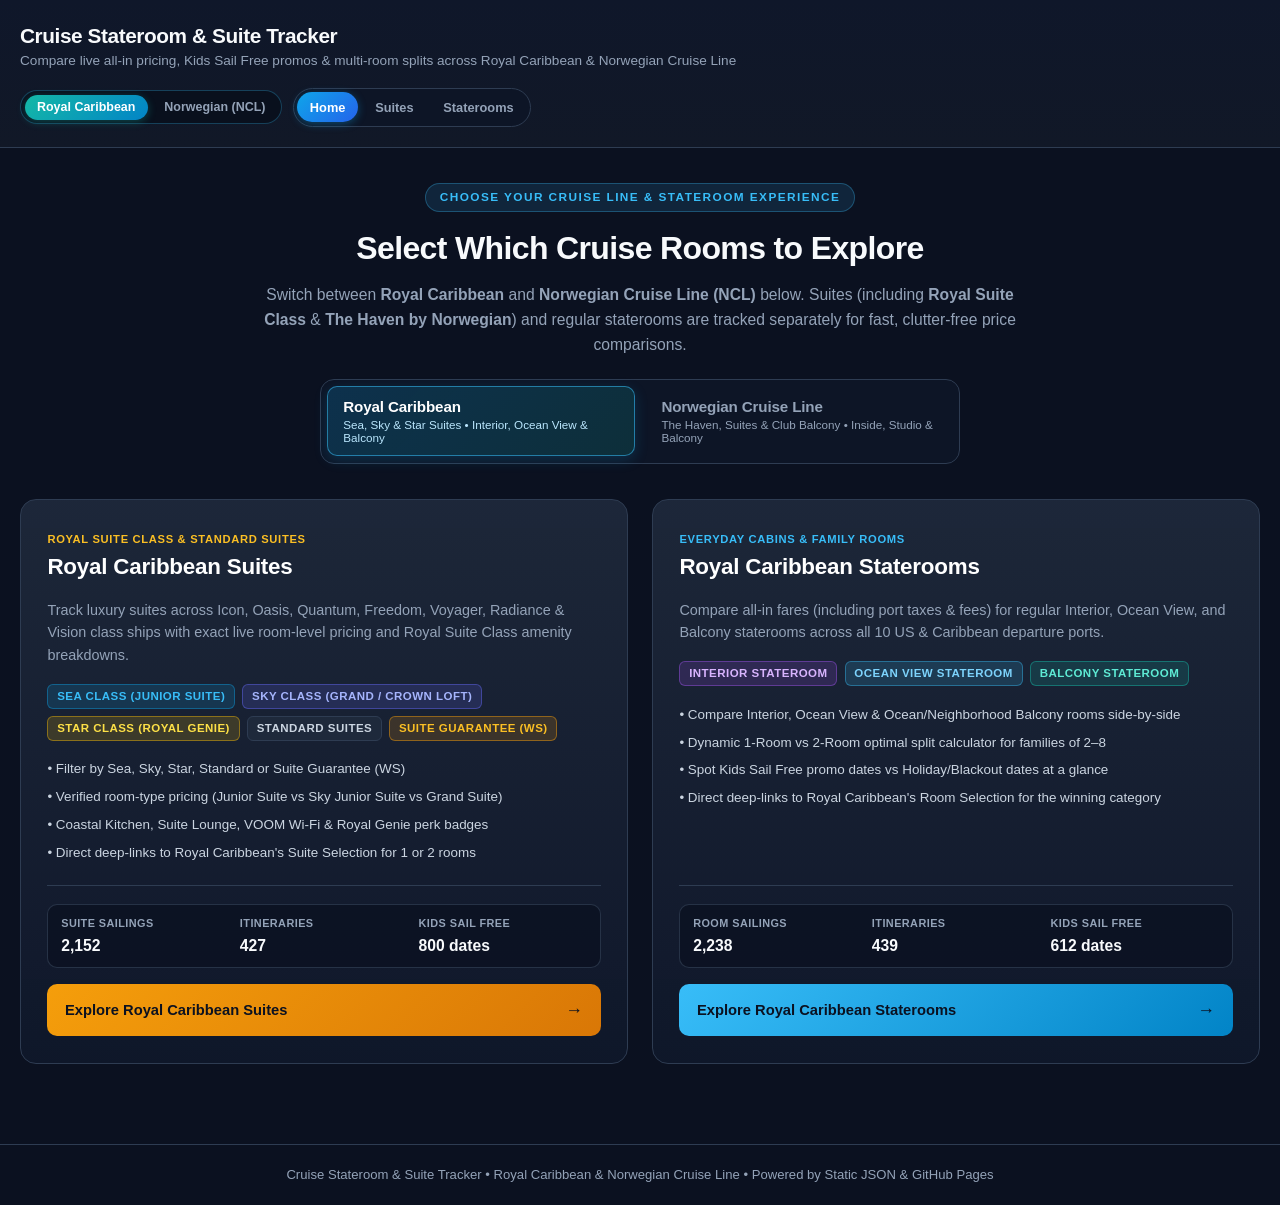
<file: index.html>
<!DOCTYPE html>
<html lang="en">
<head>
  <meta charset="UTF-8" />
  <meta name="viewport" content="width=device-width, initial-scale=1.0" />
  <meta name="robots" content="noindex, nofollow, noarchive" />
  <meta name="googlebot" content="noindex, nofollow" />
  <title>Cruise Stateroom Tracker — Royal Caribbean &amp; Norwegian Cruise Line</title>
  <link rel="stylesheet" href="styles.css?v=15" />
</head>
<body class="landing-body">
  <header class="site-header">
    <div class="container header-inner">
      <div class="brand">
        <div>
          <h1>Cruise Stateroom &amp; Suite Tracker</h1>
          <p class="subtitle">Compare live all-in pricing, Kids Sail Free promos &amp; multi-room splits across Royal Caribbean &amp; Norwegian Cruise Line</p>
        </div>
      </div>
      <div class="header-nav-group">
        <div class="cruise-line-tabs" role="tablist" aria-label="Cruise Line Switcher">
          <button type="button" class="line-tab active" data-line-tab="royal" id="header-tab-royal" role="tab" aria-selected="true">Royal Caribbean</button>
          <button type="button" class="line-tab" data-line-tab="ncl" id="header-tab-ncl" role="tab" aria-selected="false">Norwegian (NCL)</button>
        </div>
        <nav class="top-nav" aria-label="Tracker Mode Navigation">
          <a href="index.html" class="nav-pill active" id="landing-nav-home">Home</a>
          <a href="suites.html" class="nav-pill" id="landing-nav-suites">Suites</a>
          <a href="staterooms.html" class="nav-pill" id="landing-nav-staterooms">Staterooms</a>
        </nav>
      </div>
    </div>
  </header>

  <main class="container landing-main">
    <section class="landing-hero">
      <span class="landing-eyebrow">CHOOSE YOUR CRUISE LINE &amp; STATEROOM EXPERIENCE</span>
      <h2 id="landing-hero-title">Select Which Cruise Rooms to Explore</h2>
      <p id="landing-hero-desc">
        Switch between <strong>Royal Caribbean</strong> and <strong>Norwegian Cruise Line (NCL)</strong> below.
        Suites (including <strong>Royal Suite Class</strong> &amp; <strong>The Haven by Norwegian</strong>) and regular staterooms are tracked separately for fast, clutter-free price comparisons.
      </p>

      <div class="landing-line-switcher" role="tablist" aria-label="Select Cruise Line">
        <button type="button" class="landing-line-btn active" data-line-tab="royal" id="hero-tab-royal" role="tab" aria-selected="true">
          <span class="line-btn-title">Royal Caribbean</span>
          <span class="line-btn-sub">Sea, Sky &amp; Star Suites &bull; Interior, Ocean View &amp; Balcony</span>
        </button>
        <button type="button" class="landing-line-btn" data-line-tab="ncl" id="hero-tab-ncl" role="tab" aria-selected="false">
          <span class="line-btn-title">Norwegian Cruise Line</span>
          <span class="line-btn-sub">The Haven, Suites &amp; Club Balcony &bull; Inside, Studio &amp; Balcony</span>
        </button>
      </div>
    </section>

    <!-- TAB PANEL 1: ROYAL CARIBBEAN -->
    <section class="landing-grid" id="panel-royal" aria-label="Royal Caribbean Room Category Trackers">
      <!-- Option 1: Royal Caribbean Suites -->
      <a href="suites.html" class="landing-card landing-card-suites">
        <div class="landing-card-top">
          <div class="landing-card-header">
            <div>
              <span class="landing-card-tag tag-suites">Royal Suite Class &amp; Standard Suites</span>
              <h3>Royal Caribbean Suites</h3>
            </div>
          </div>
          <p class="landing-card-desc">
            Track luxury suites across Icon, Oasis, Quantum, Freedom, Voyager, Radiance &amp; Vision class ships with exact live room-level pricing and Royal Suite Class amenity breakdowns.
          </p>

          <div class="landing-tier-pills">
            <span class="badge badge-tier-sea">Sea Class (Junior Suite)</span>
            <span class="badge badge-tier-sky">Sky Class (Grand / Crown Loft)</span>
            <span class="badge badge-tier-star">Star Class (Royal Genie)</span>
            <span class="badge badge-tier-standard">Standard Suites</span>
            <span class="badge badge-tier-guarantee">Suite Guarantee (WS)</span>
          </div>

          <ul class="landing-feature-list">
            <li>&bull; Filter by Sea, Sky, Star, Standard or Suite Guarantee (WS)</li>
            <li>&bull; Verified room-type pricing (Junior Suite vs Sky Junior Suite vs Grand Suite)</li>
            <li>&bull; Coastal Kitchen, Suite Lounge, VOOM Wi-Fi &amp; Royal Genie perk badges</li>
            <li>&bull; Direct deep-links to Royal Caribbean's Suite Selection for 1 or 2 rooms</li>
          </ul>
        </div>

        <div class="landing-card-footer">
          <div class="landing-stats-row">
            <div class="landing-stat">
              <span class="landing-stat-label">Suite Sailings</span>
              <span id="suites-stat-sailings" class="landing-stat-val">1,951</span>
            </div>
            <div class="landing-stat">
              <span class="landing-stat-label">Itineraries</span>
              <span id="suites-stat-itins" class="landing-stat-val">433</span>
            </div>
            <div class="landing-stat">
              <span class="landing-stat-label">Kids Sail Free</span>
              <span id="suites-stat-promos" class="landing-stat-val">876 dates</span>
            </div>
          </div>
          <div class="landing-cta-btn cta-suites">
            <span>Explore Royal Caribbean Suites</span>
            <span class="cta-arrow">&rarr;</span>
          </div>
        </div>
      </a>

      <!-- Option 2: Royal Caribbean Staterooms -->
      <a href="staterooms.html" class="landing-card landing-card-staterooms">
        <div class="landing-card-top">
          <div class="landing-card-header">
            <div>
              <span class="landing-card-tag tag-staterooms">Everyday Cabins &amp; Family Rooms</span>
              <h3>Royal Caribbean Staterooms</h3>
            </div>
          </div>
          <p class="landing-card-desc">
            Compare all-in fares (including port taxes &amp; fees) for regular Interior, Ocean View, and Balcony staterooms across all 10 US &amp; Caribbean departure ports.
          </p>

          <div class="landing-tier-pills">
            <span class="badge badge-tier-interior">Interior Stateroom</span>
            <span class="badge badge-tier-oceanview">Ocean View Stateroom</span>
            <span class="badge badge-tier-balcony">Balcony Stateroom</span>
          </div>

          <ul class="landing-feature-list">
            <li>&bull; Compare Interior, Ocean View &amp; Ocean/Neighborhood Balcony rooms side-by-side</li>
            <li>&bull; Dynamic 1-Room vs 2-Room optimal split calculator for families of 2&ndash;8</li>
            <li>&bull; Spot Kids Sail Free promo dates vs Holiday/Blackout dates at a glance</li>
            <li>&bull; Direct deep-links to Royal Caribbean's Room Selection for the winning category</li>
          </ul>
        </div>

        <div class="landing-card-footer">
          <div class="landing-stats-row">
            <div class="landing-stat">
              <span class="landing-stat-label">Room Sailings</span>
              <span id="staterooms-stat-sailings" class="landing-stat-val">2,210</span>
            </div>
            <div class="landing-stat">
              <span class="landing-stat-label">Itineraries</span>
              <span id="staterooms-stat-itins" class="landing-stat-val">446</span>
            </div>
            <div class="landing-stat">
              <span class="landing-stat-label">Kids Sail Free</span>
              <span id="staterooms-stat-promos" class="landing-stat-val">1,015 dates</span>
            </div>
          </div>
          <div class="landing-cta-btn cta-staterooms">
            <span>Explore Royal Caribbean Staterooms</span>
            <span class="cta-arrow">&rarr;</span>
          </div>
        </div>
      </a>
    </section>

    <!-- TAB PANEL 2: NORWEGIAN CRUISE LINE (NCL) -->
    <section class="landing-grid hidden" id="panel-ncl" aria-label="Norwegian Cruise Line Room Category Trackers">
      <!-- Option 1: NCL Haven & Suites -->
      <a href="ncl-suites.html" class="landing-card landing-card-ncl-suites">
        <div class="landing-card-top">
          <div class="landing-card-header">
            <div>
              <span class="landing-card-tag tag-haven">The Haven by Norwegian &amp; Suites</span>
              <h3>Norwegian Haven &amp; Suites</h3>
            </div>
          </div>
          <p class="landing-card-desc">
            Track <strong>The Haven</strong> luxury ship-within-a-ship complex, Penthouse Suites, and Club Balcony Suites across Prima Plus, Prima, Breakaway Plus &amp; Jewel class ships.
          </p>

          <div class="landing-tier-pills">
            <span class="badge badge-tier-haven">&#9733; The Haven</span>
            <span class="badge badge-tier-sky">NCL Suites (Penthouse)</span>
            <span class="badge badge-tier-sea">Club Balcony Suite</span>
            <span class="badge badge-tier-guarantee">Sail Away Suite (Guarantee)</span>
          </div>

          <ul class="landing-feature-list">
            <li>&bull; 1-click <strong>&#9733; Haven Only</strong> filter to isolate The Haven suites &amp; 2-BR Villas</li>
            <li>&bull; 24-Hr Butler, Private Haven Courtyard, Pool, Restaurant &amp; Lounge tracking</li>
            <li>&bull; Compare 1-Room vs 2-Room splits &amp; 5+ occupancy 2-Bedroom Haven Family Villas</li>
            <li>&bull; Direct deep-links to NCL's Vacation Builder for your exact party size</li>
          </ul>
        </div>

        <div class="landing-card-footer">
          <div class="landing-stats-row">
            <div class="landing-stat">
              <span class="landing-stat-label">Haven Sailings</span>
              <span id="ncl-suites-stat-haven" class="landing-stat-val">--</span>
            </div>
            <div class="landing-stat">
              <span class="landing-stat-label">Suite Sailings</span>
              <span id="ncl-suites-stat-sailings" class="landing-stat-val">--</span>
            </div>
            <div class="landing-stat">
              <span class="landing-stat-label">Kids Sail Free</span>
              <span id="ncl-suites-stat-promos" class="landing-stat-val">--</span>
            </div>
          </div>
          <div class="landing-cta-btn cta-haven">
            <span>Explore NCL Haven &amp; Suites</span>
            <span class="cta-arrow">&rarr;</span>
          </div>
        </div>
      </a>

      <!-- Option 2: NCL Staterooms -->
      <a href="ncl-staterooms.html" class="landing-card landing-card-staterooms">
        <div class="landing-card-top">
          <div class="landing-card-header">
            <div>
              <span class="landing-card-tag tag-staterooms">More at Sea &amp; Everyday Cabins</span>
              <h3>Norwegian Staterooms</h3>
            </div>
          </div>
          <p class="landing-card-desc">
            Compare all-in fares (including port taxes &amp; fees) for Inside, Solo Studio, Oceanview, and Balcony staterooms across 14 US, Caribbean &amp; Hawaii departure ports.
          </p>

          <div class="landing-tier-pills">
            <span class="badge badge-tier-interior">Inside &amp; Solo Studio</span>
            <span class="badge badge-tier-oceanview">Oceanview Stateroom</span>
            <span class="badge badge-tier-balcony">Balcony Stateroom</span>
            <span class="badge badge-tier-guarantee">Sail Away (Guarantee)</span>
          </div>

          <ul class="landing-feature-list">
            <li>&bull; Compare Inside, Solo Studio (1-guest lounge access), Oceanview &amp; Balcony cabins</li>
            <li>&bull; Dynamic 1-Room vs 2-Room optimal split calculator for families of 1&ndash;8</li>
            <li>&bull; Spot Kids Sail Free (3rd &amp; 4th Guests Free) dates vs Holiday/Blackout dates</li>
            <li>&bull; Direct deep-links to NCL's Vacation Builder for 1 or 2 rooms</li>
          </ul>
        </div>

        <div class="landing-card-footer">
          <div class="landing-stats-row">
            <div class="landing-stat">
              <span class="landing-stat-label">Room Sailings</span>
              <span id="ncl-rooms-stat-sailings" class="landing-stat-val">--</span>
            </div>
            <div class="landing-stat">
              <span class="landing-stat-label">Itineraries</span>
              <span id="ncl-rooms-stat-itins" class="landing-stat-val">--</span>
            </div>
            <div class="landing-stat">
              <span class="landing-stat-label">Kids Sail Free</span>
              <span id="ncl-rooms-stat-promos" class="landing-stat-val">--</span>
            </div>
          </div>
          <div class="landing-cta-btn cta-staterooms">
            <span>Explore Norwegian Staterooms</span>
            <span class="cta-arrow">&rarr;</span>
          </div>
        </div>
      </a>
    </section>
  </main>

  <footer class="site-footer">
    <div class="container">
      <p>Cruise Stateroom &amp; Suite Tracker &bull; Royal Caribbean &amp; Norwegian Cruise Line &bull; Powered by Static JSON &amp; GitHub Pages</p>
    </div>
  </footer>

  <script>
    function setActiveCruiseLine(line) {
      const isNcl = line === "ncl";
      document.getElementById("panel-royal").classList.toggle("hidden", isNcl);
      document.getElementById("panel-ncl").classList.toggle("hidden", !isNcl);

      document.querySelectorAll("[data-line-tab]").forEach((btn) => {
        const active = btn.dataset.lineTab === (isNcl ? "ncl" : "royal");
        btn.classList.toggle("active", active);
        btn.setAttribute("aria-selected", String(active));
      });

      const navSuites = document.getElementById("landing-nav-suites");
      const navRooms = document.getElementById("landing-nav-staterooms");
      if (navSuites && navRooms) {
        navSuites.href = isNcl ? "ncl-suites.html" : "suites.html";
        navSuites.textContent = isNcl ? "Haven & Suites" : "Suites";
        navRooms.href = isNcl ? "ncl-staterooms.html" : "staterooms.html";
      }

      if (isNcl) {
        history.replaceState(null, "", "#ncl");
      } else if (window.location.hash === "#ncl") {
        history.replaceState(null, "", window.location.pathname + window.location.search);
      }
    }

    async function loadLandingStats() {
      const params = new URLSearchParams(window.location.search);
      if (window.location.hash === "#ncl" || params.get("line") === "ncl") {
        setActiveCruiseLine("ncl");
      }

      document.querySelectorAll("[data-line-tab]").forEach((btn) => {
        btn.addEventListener("click", () => setActiveCruiseLine(btn.dataset.lineTab));
      });

      const results = await Promise.allSettled([
        fetch("./data/suites.json", { cache: "no-store" }),
        fetch("./data/staterooms.json", { cache: "no-store" }),
        fetch("./data/ncl_suites.json", { cache: "no-store" }),
        fetch("./data/ncl_staterooms.json", { cache: "no-store" }),
      ]);

      const [rcSuitesRes, rcRoomsRes, nclSuitesRes, nclRoomsRes] = results;

      if (rcSuitesRes.status === "fulfilled" && rcSuitesRes.value.ok) {
        const d = await rcSuitesRes.value.json();
        const sList = d.sailings || [];
        const iList = d.itineraries || [];
        const promos = sList.filter((s) => s.is_ksf_promo).length;
        document.getElementById("suites-stat-sailings").textContent = sList.length.toLocaleString();
        document.getElementById("suites-stat-itins").textContent = iList.length.toLocaleString();
        document.getElementById("suites-stat-promos").textContent = `${promos.toLocaleString()} dates`;
      }

      if (rcRoomsRes.status === "fulfilled" && rcRoomsRes.value.ok) {
        const d = await rcRoomsRes.value.json();
        const rList = d.sailings || [];
        const iList = d.itineraries || [];
        const promos = rList.filter((s) => s.is_ksf_promo).length;
        document.getElementById("staterooms-stat-sailings").textContent = rList.length.toLocaleString();
        document.getElementById("staterooms-stat-itins").textContent = iList.length.toLocaleString();
        document.getElementById("staterooms-stat-promos").textContent = `${promos.toLocaleString()} dates`;
      }

      if (nclSuitesRes.status === "fulfilled" && nclSuitesRes.value.ok) {
        const d = await nclSuitesRes.value.json();
        const sList = d.sailings || [];
        const havenCount = sList.filter((s) => (s.available_tiers || []).includes("Haven")).length;
        const promos = sList.filter((s) => s.is_ksf_promo).length;
        document.getElementById("ncl-suites-stat-haven").textContent = havenCount.toLocaleString();
        document.getElementById("ncl-suites-stat-sailings").textContent = sList.length.toLocaleString();
        document.getElementById("ncl-suites-stat-promos").textContent = `${promos.toLocaleString()} dates`;
      }

      if (nclRoomsRes.status === "fulfilled" && nclRoomsRes.value.ok) {
        const d = await nclRoomsRes.value.json();
        const rList = d.sailings || [];
        const iList = d.itineraries || [];
        const promos = rList.filter((s) => s.is_ksf_promo).length;
        document.getElementById("ncl-rooms-stat-sailings").textContent = rList.length.toLocaleString();
        document.getElementById("ncl-rooms-stat-itins").textContent = iList.length.toLocaleString();
        document.getElementById("ncl-rooms-stat-promos").textContent = `${promos.toLocaleString()} dates`;
      }
    }

    document.addEventListener("DOMContentLoaded", loadLandingStats);
  </script>
</body>
</html>
</file>
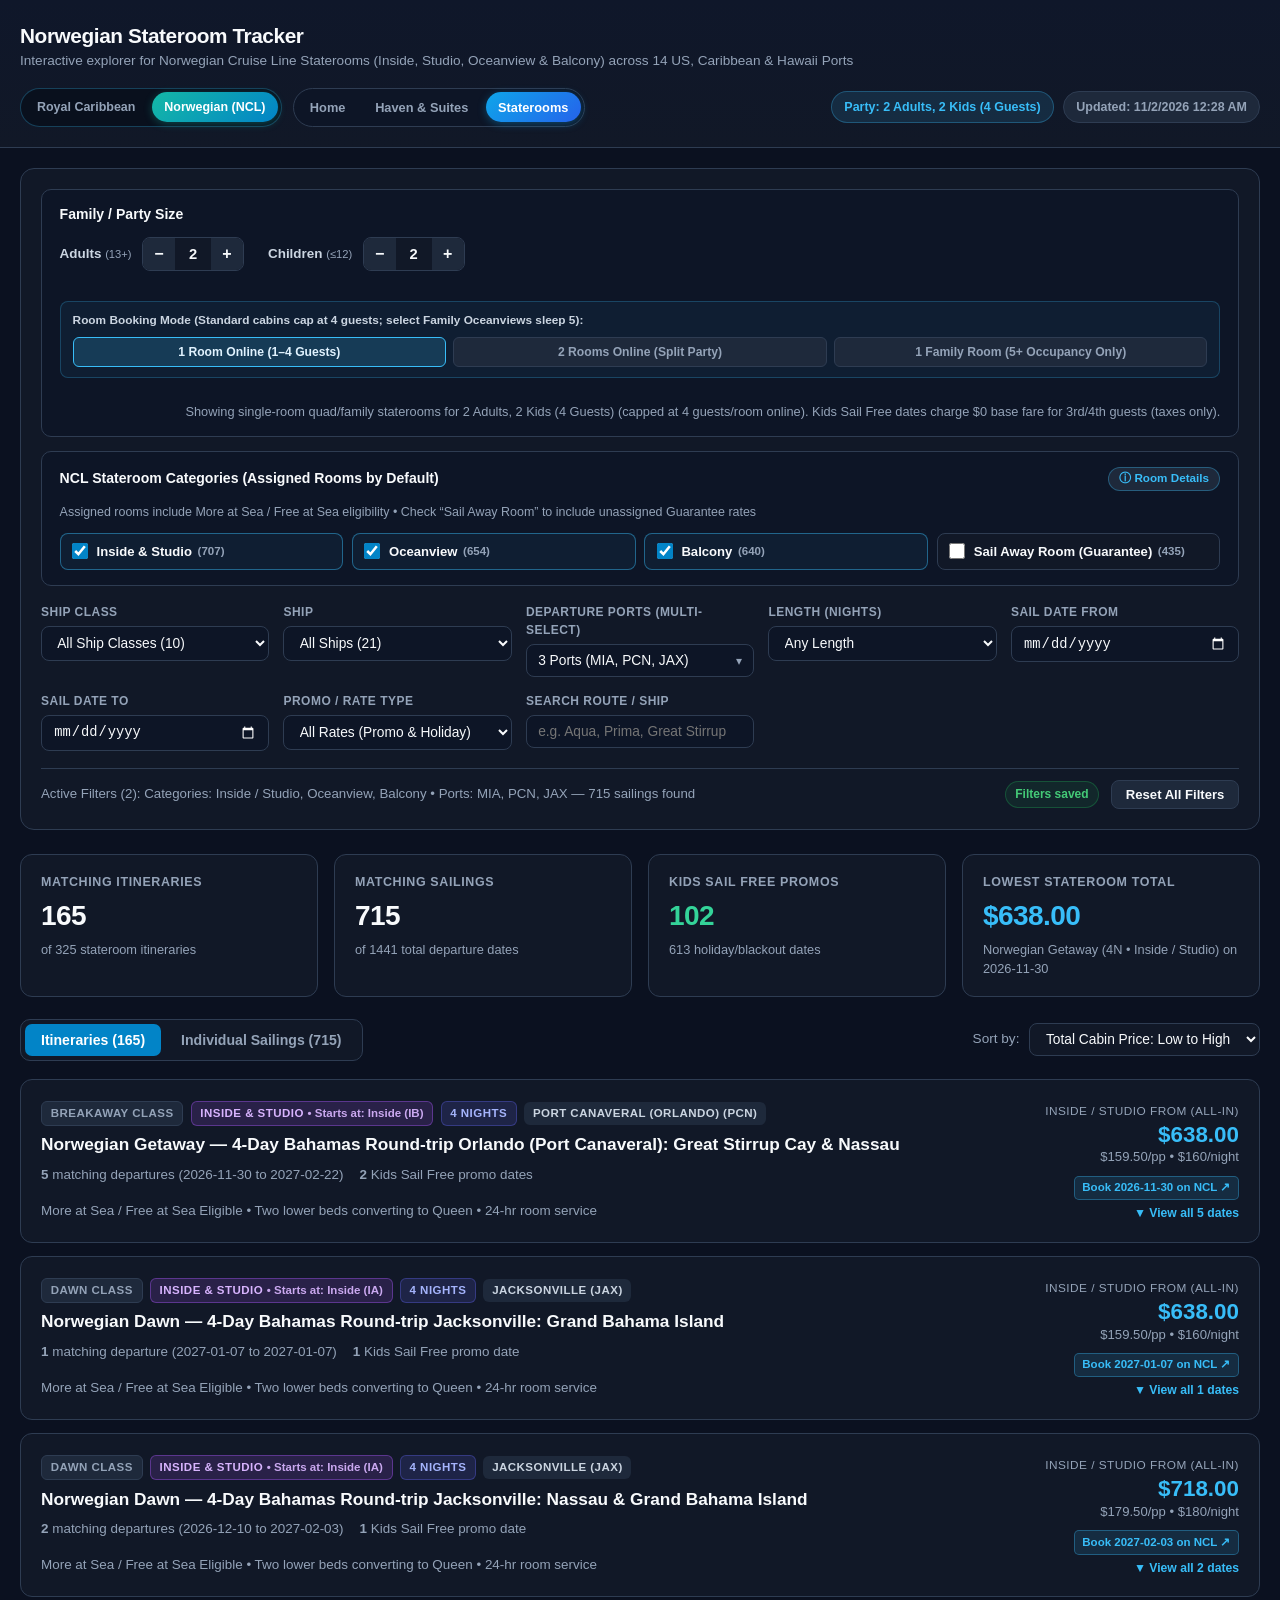
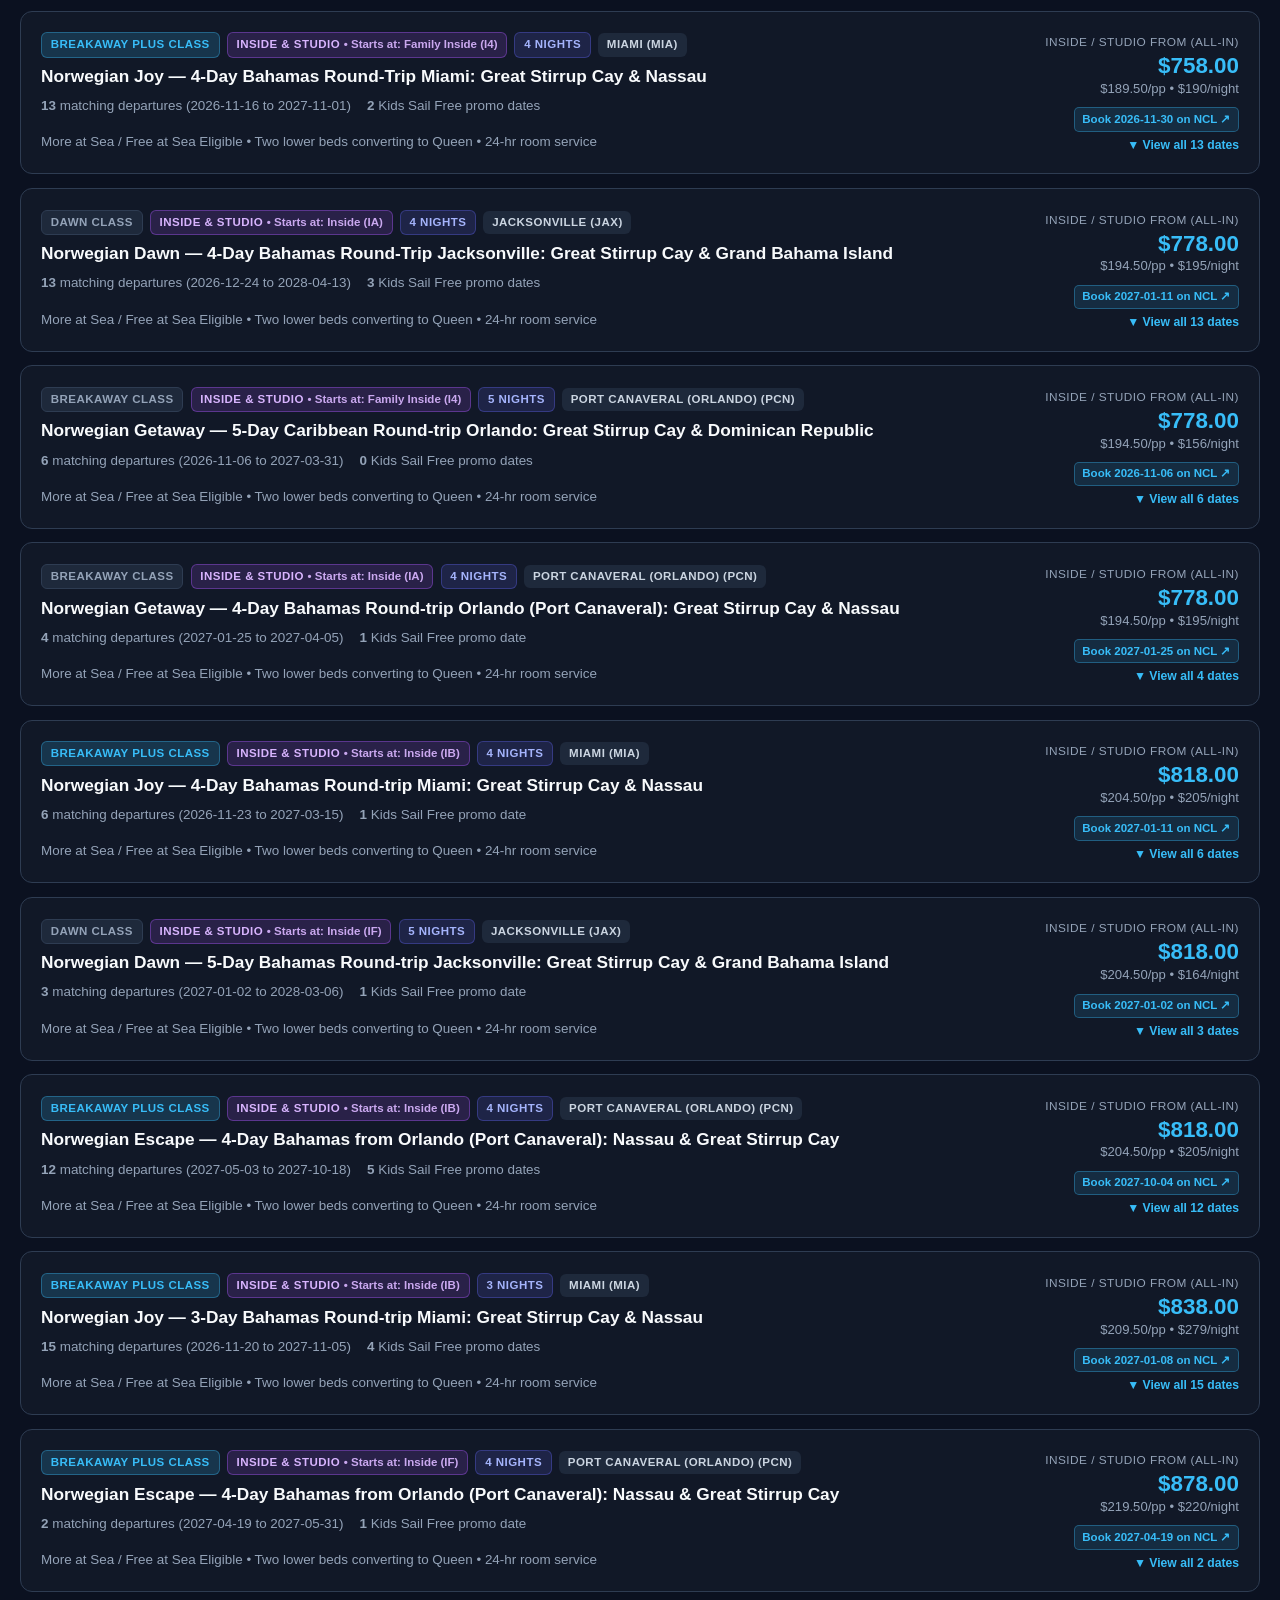
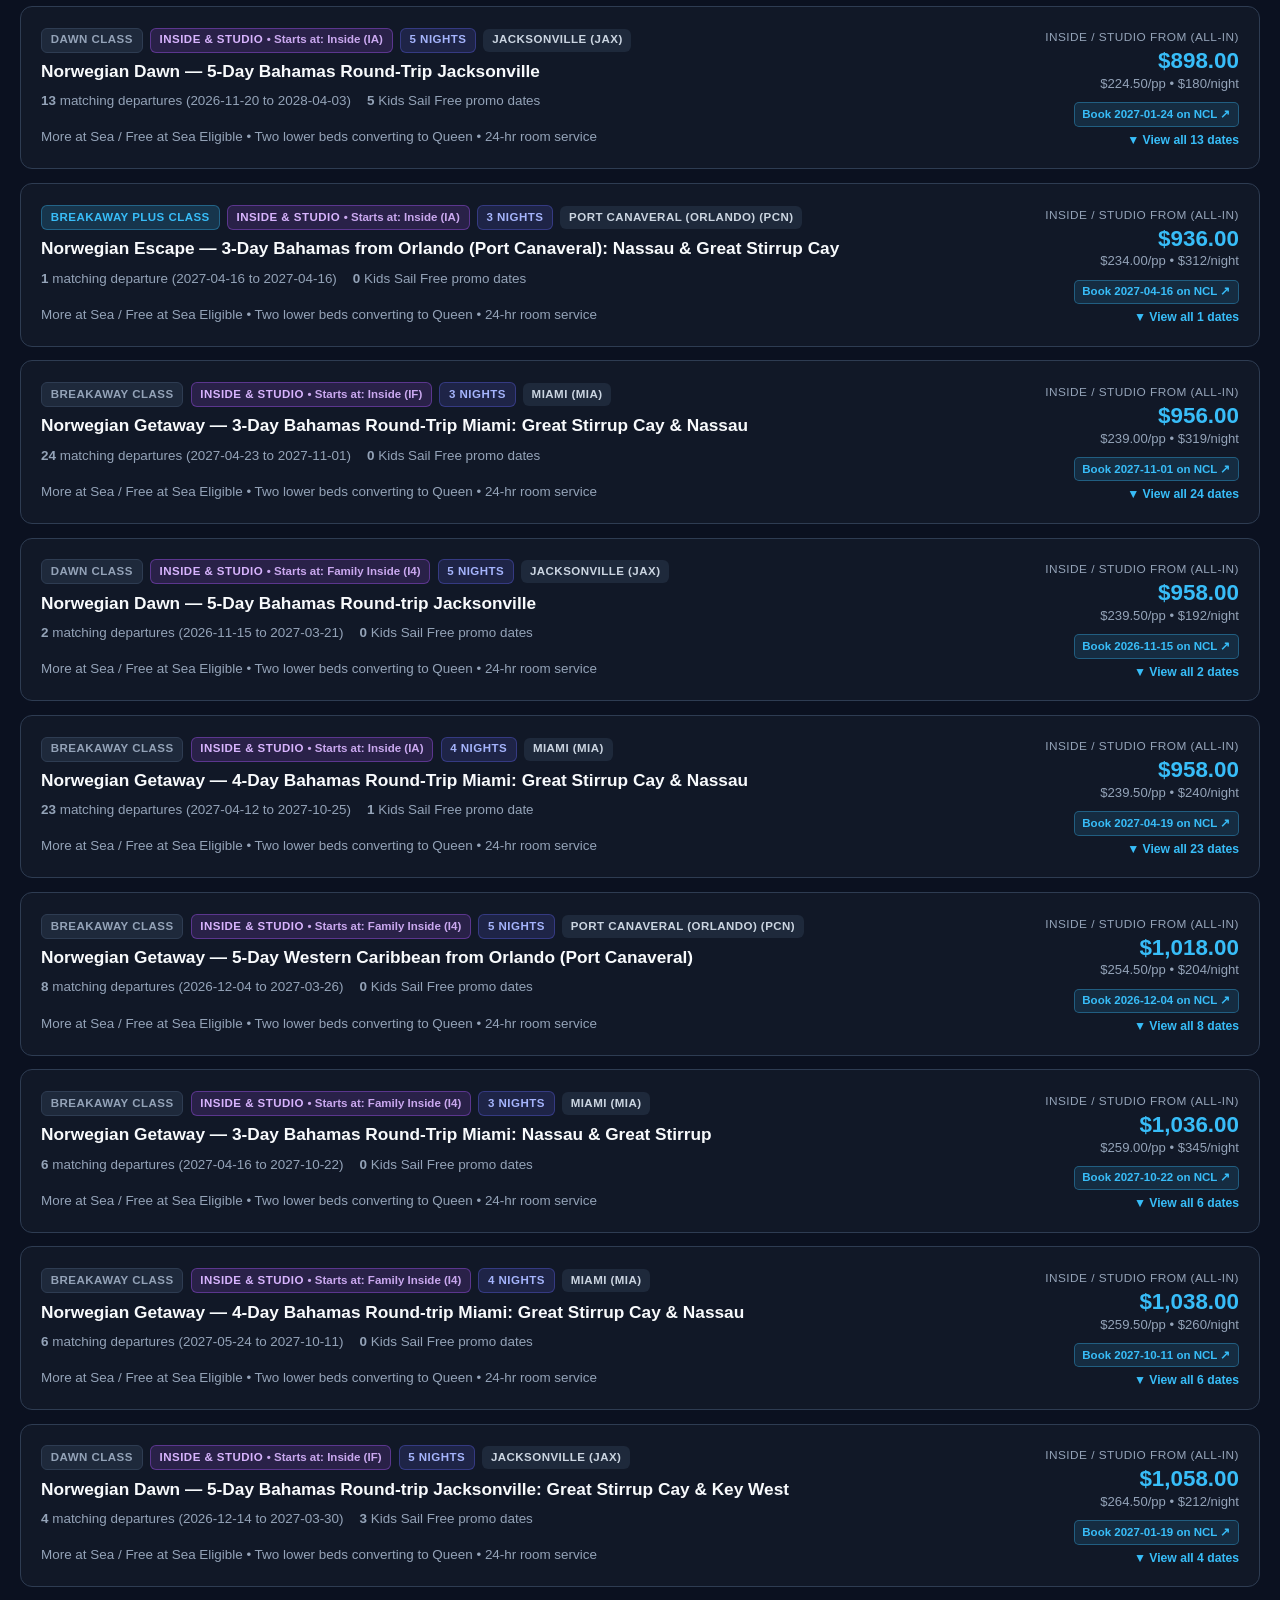
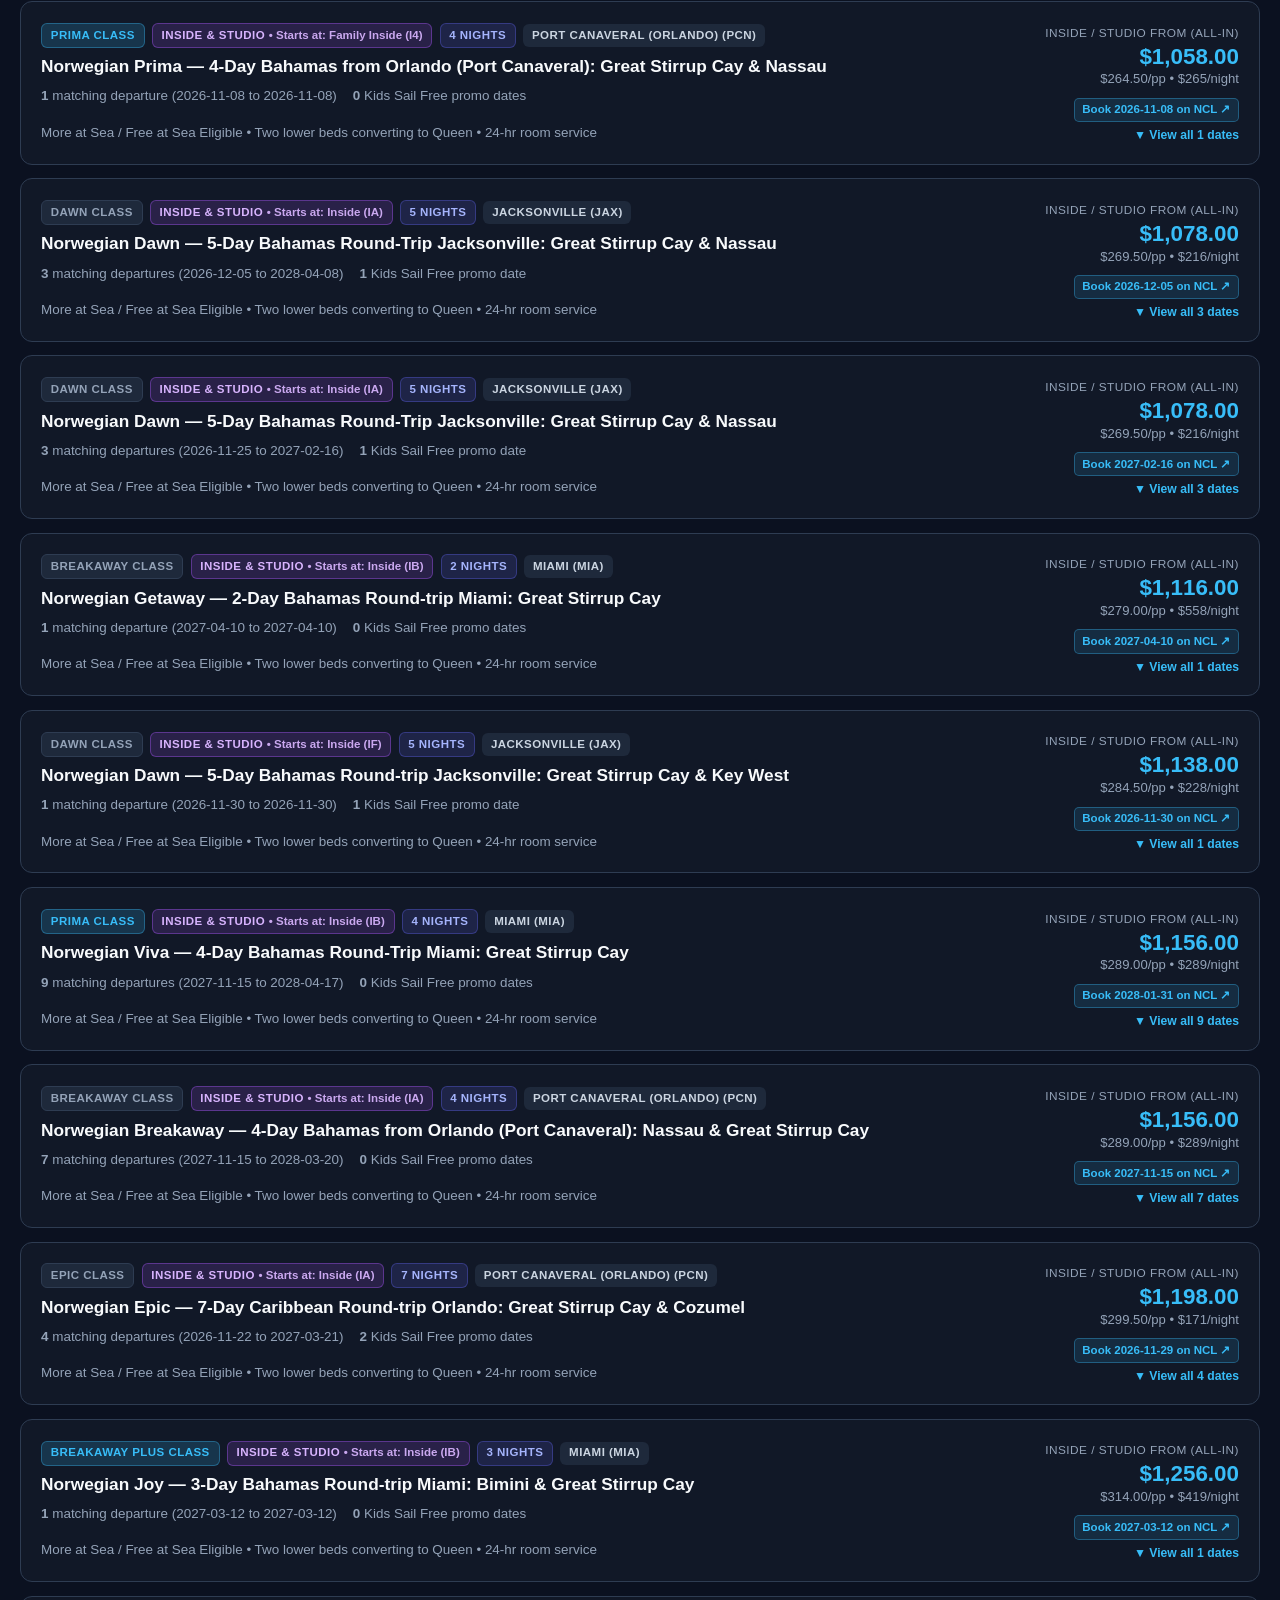
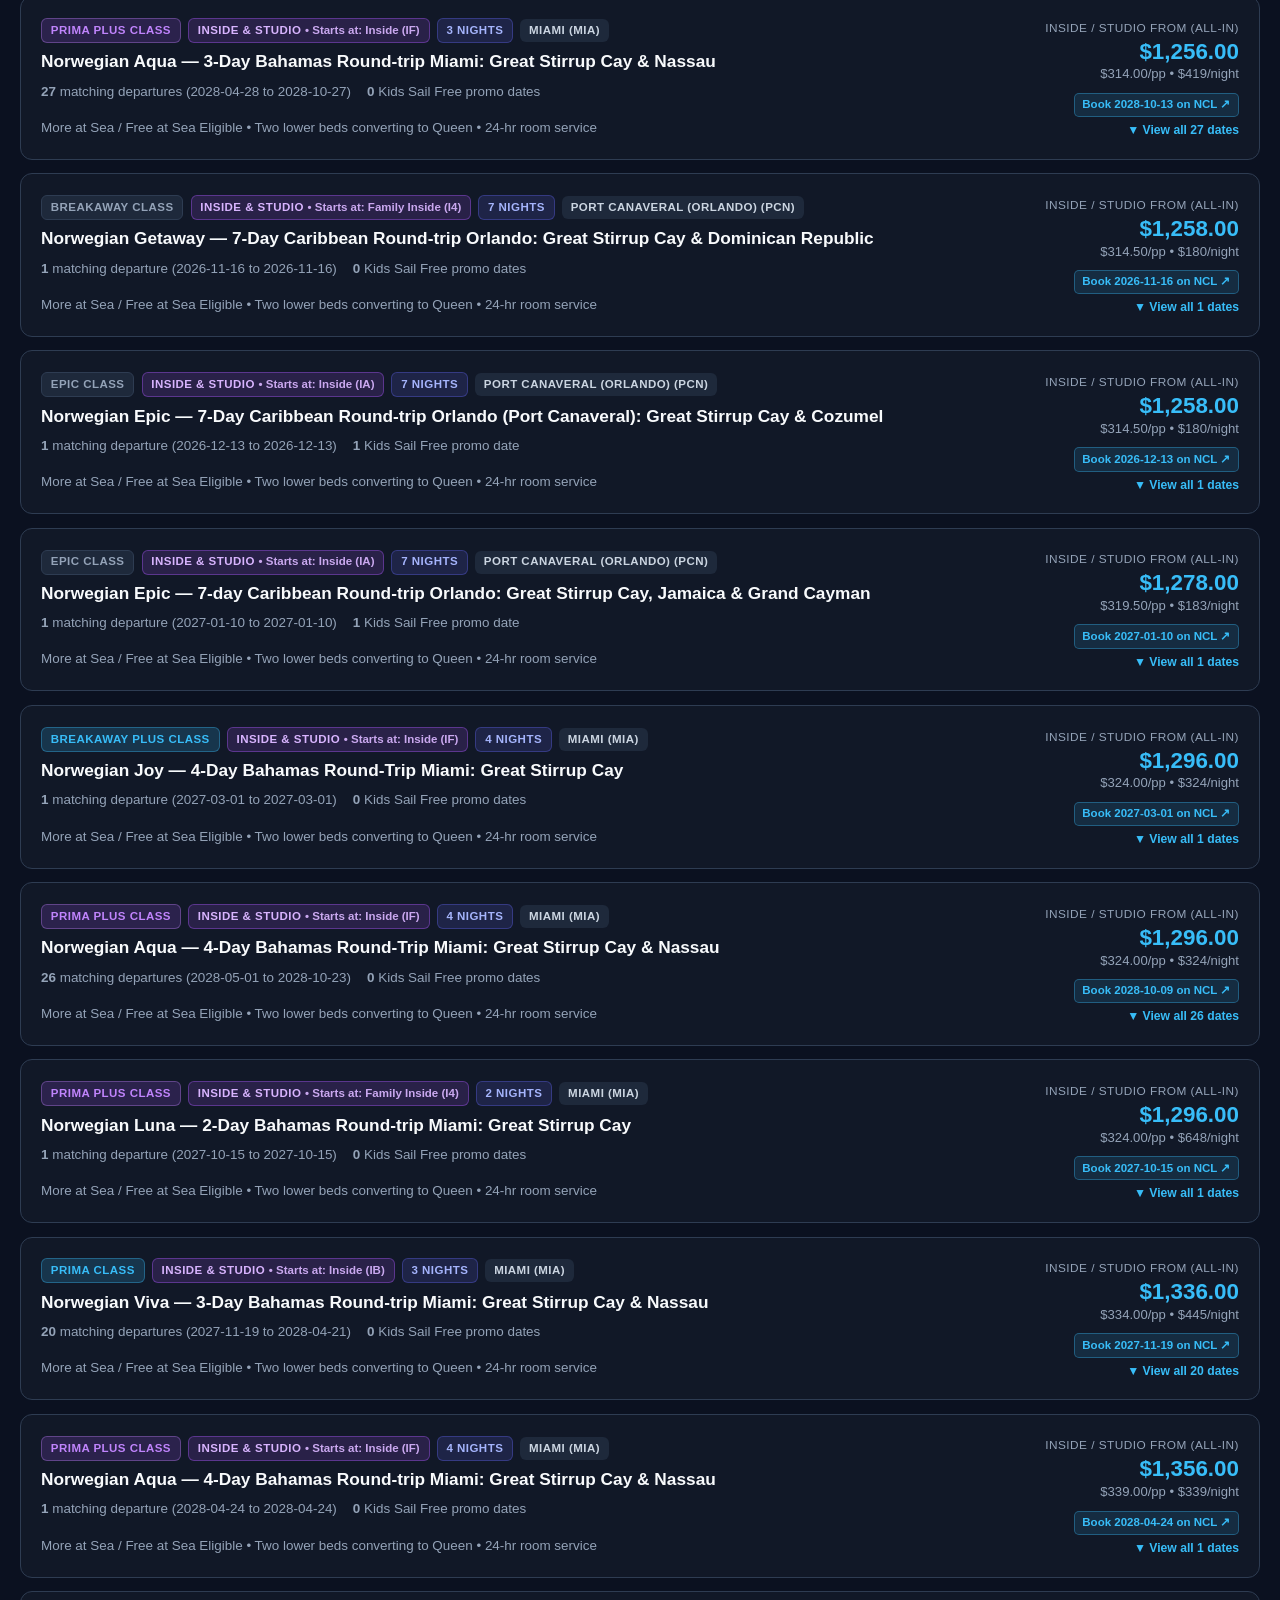
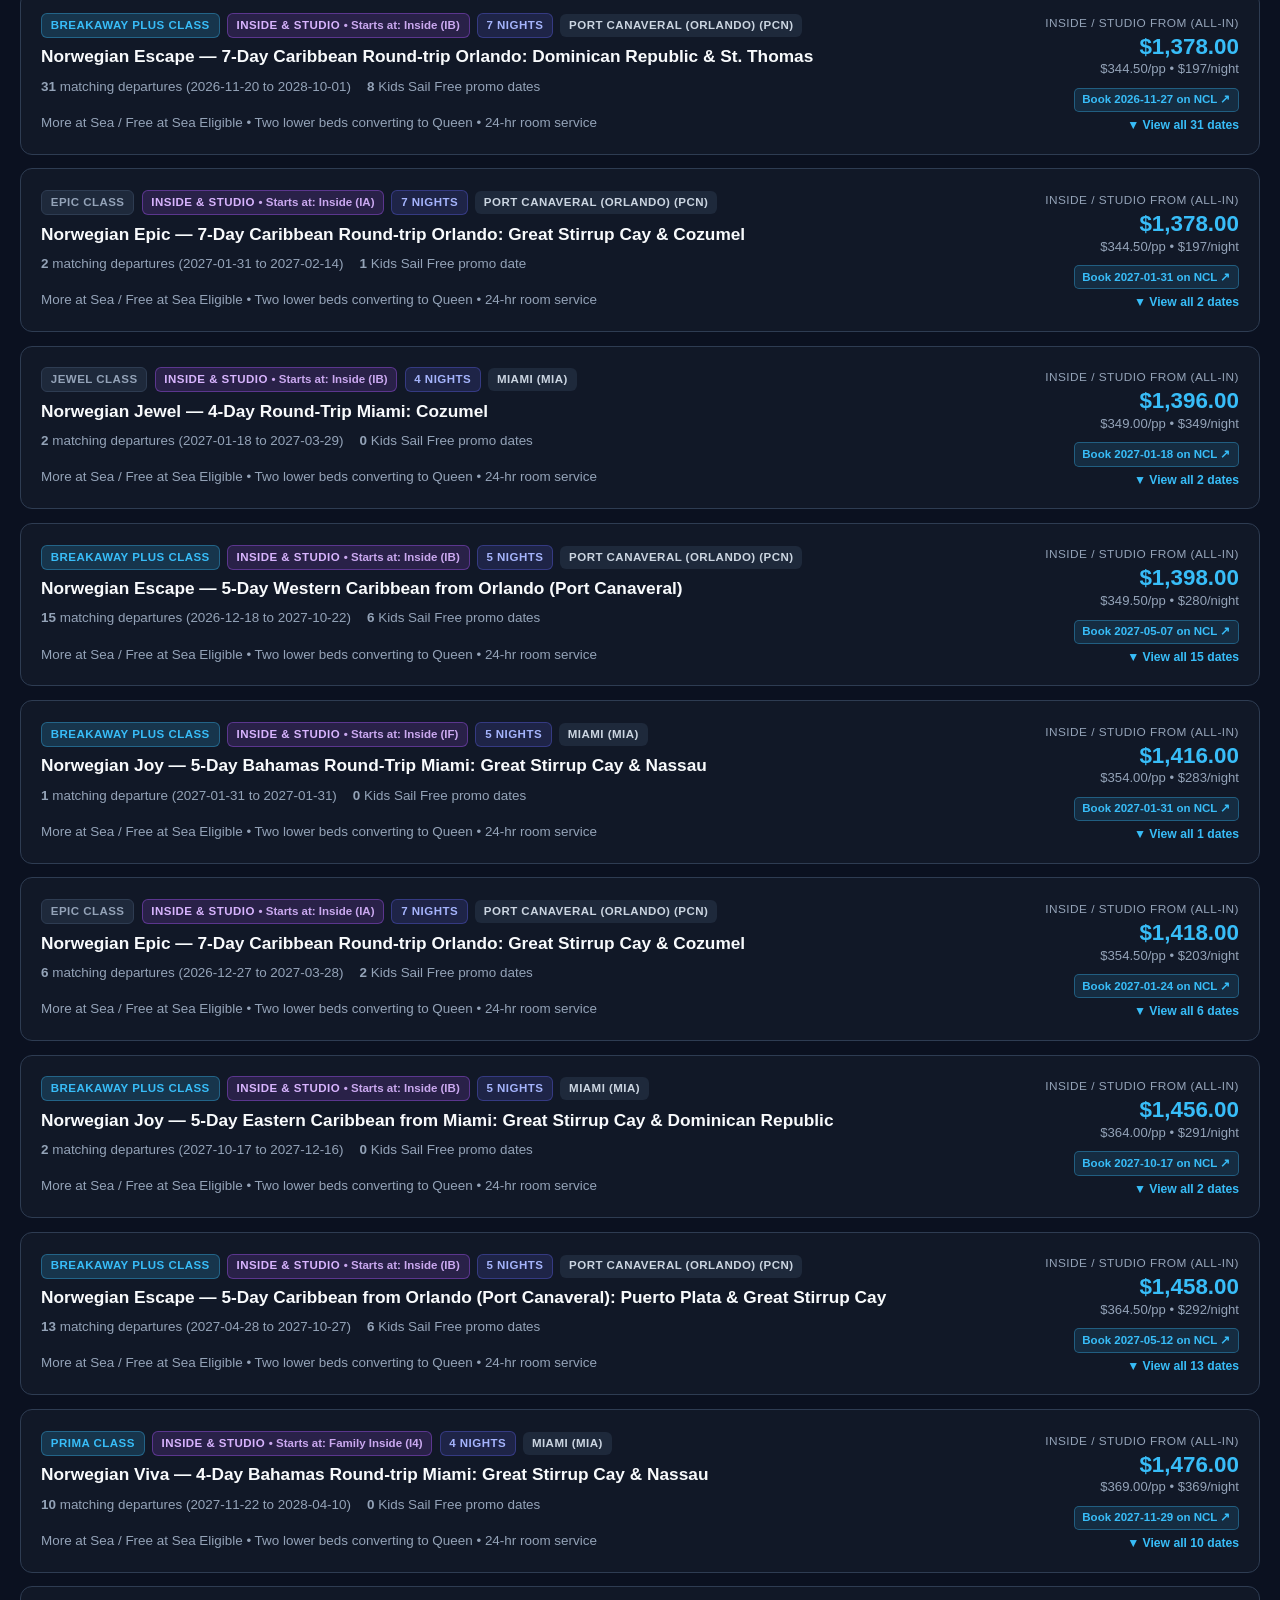
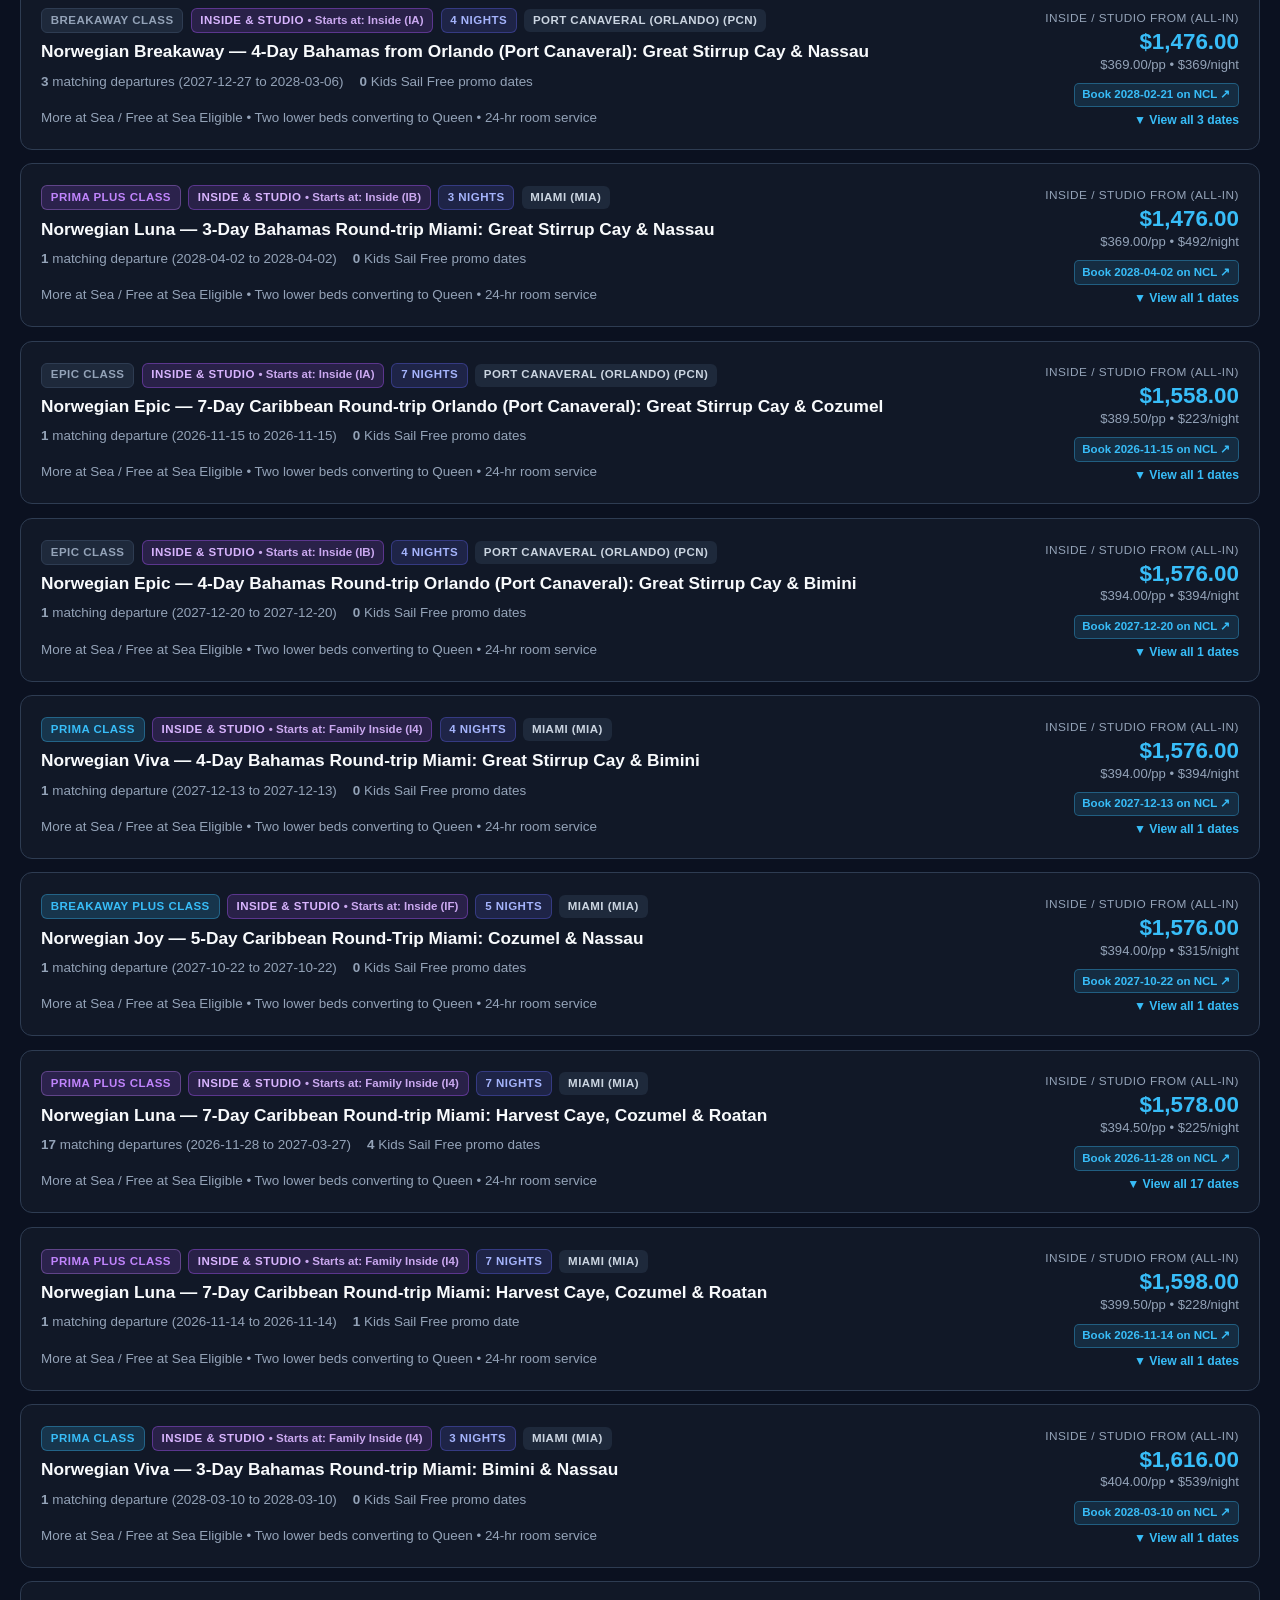
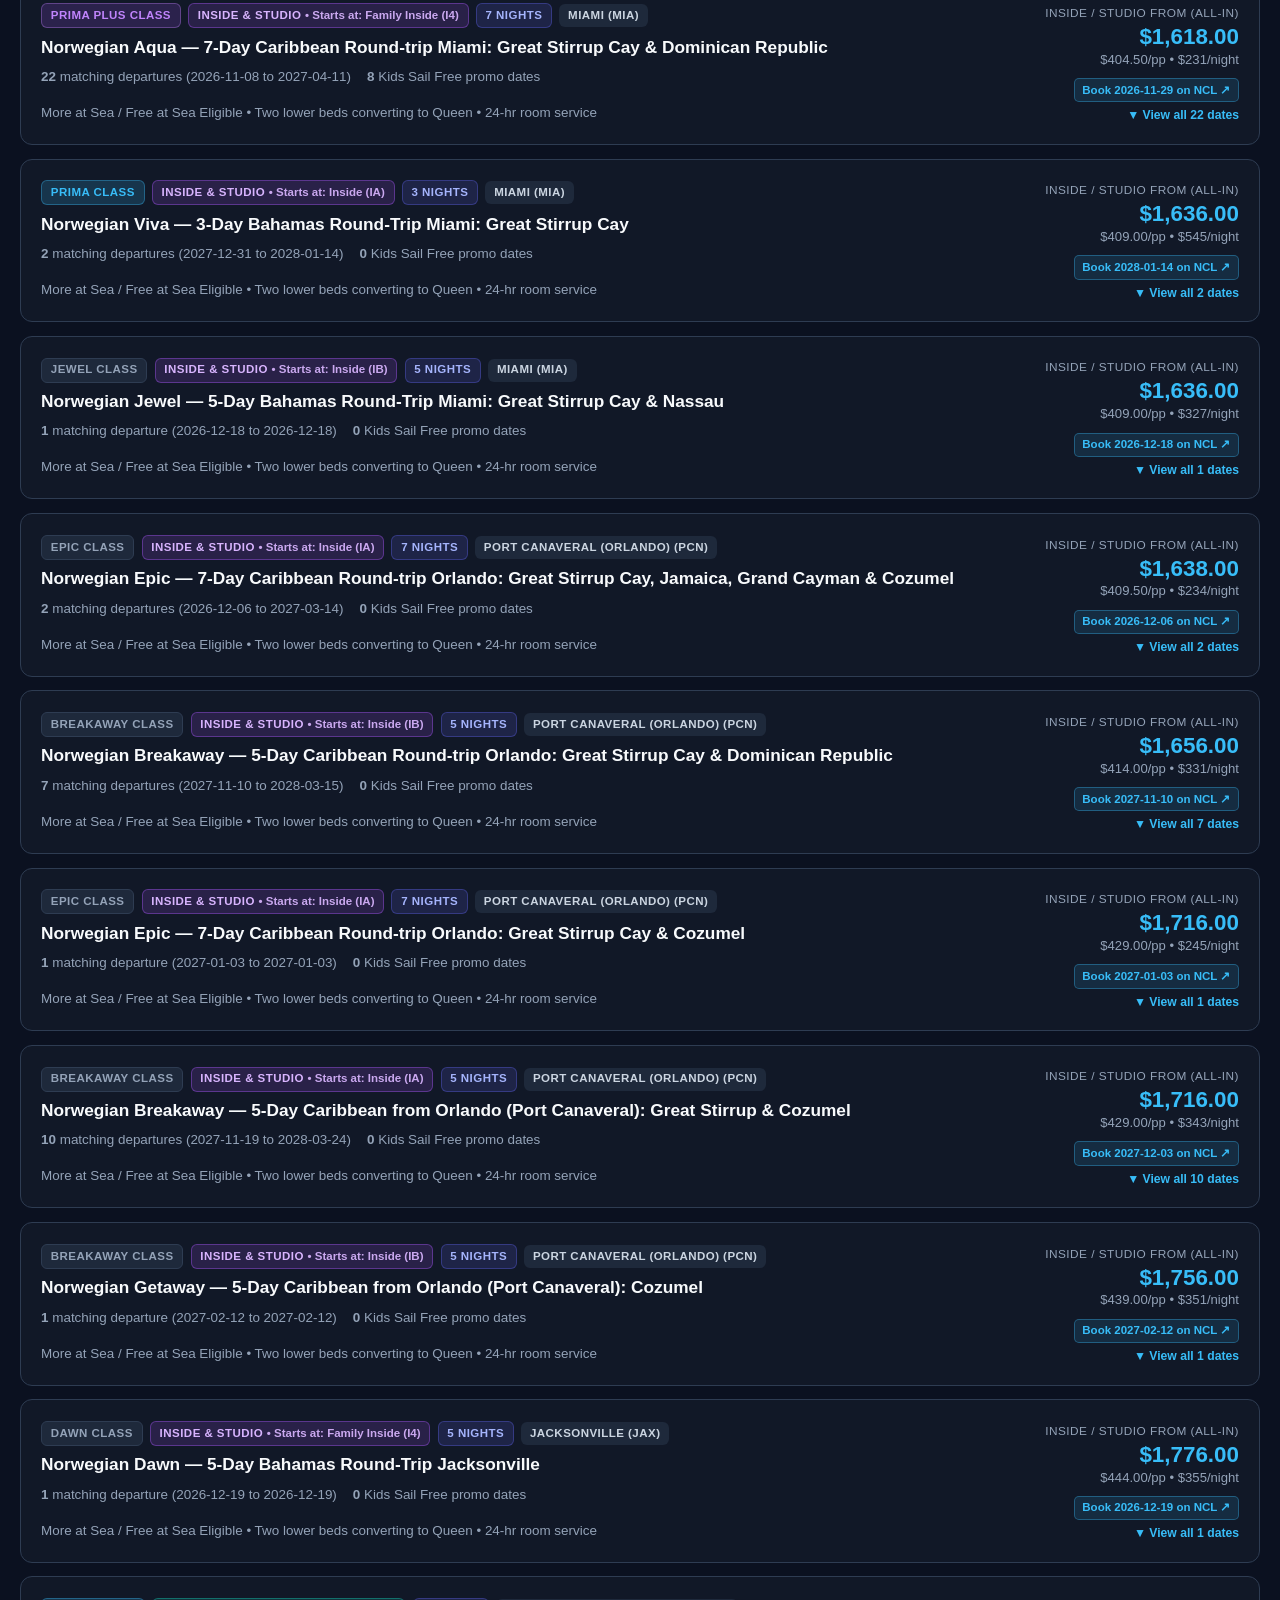
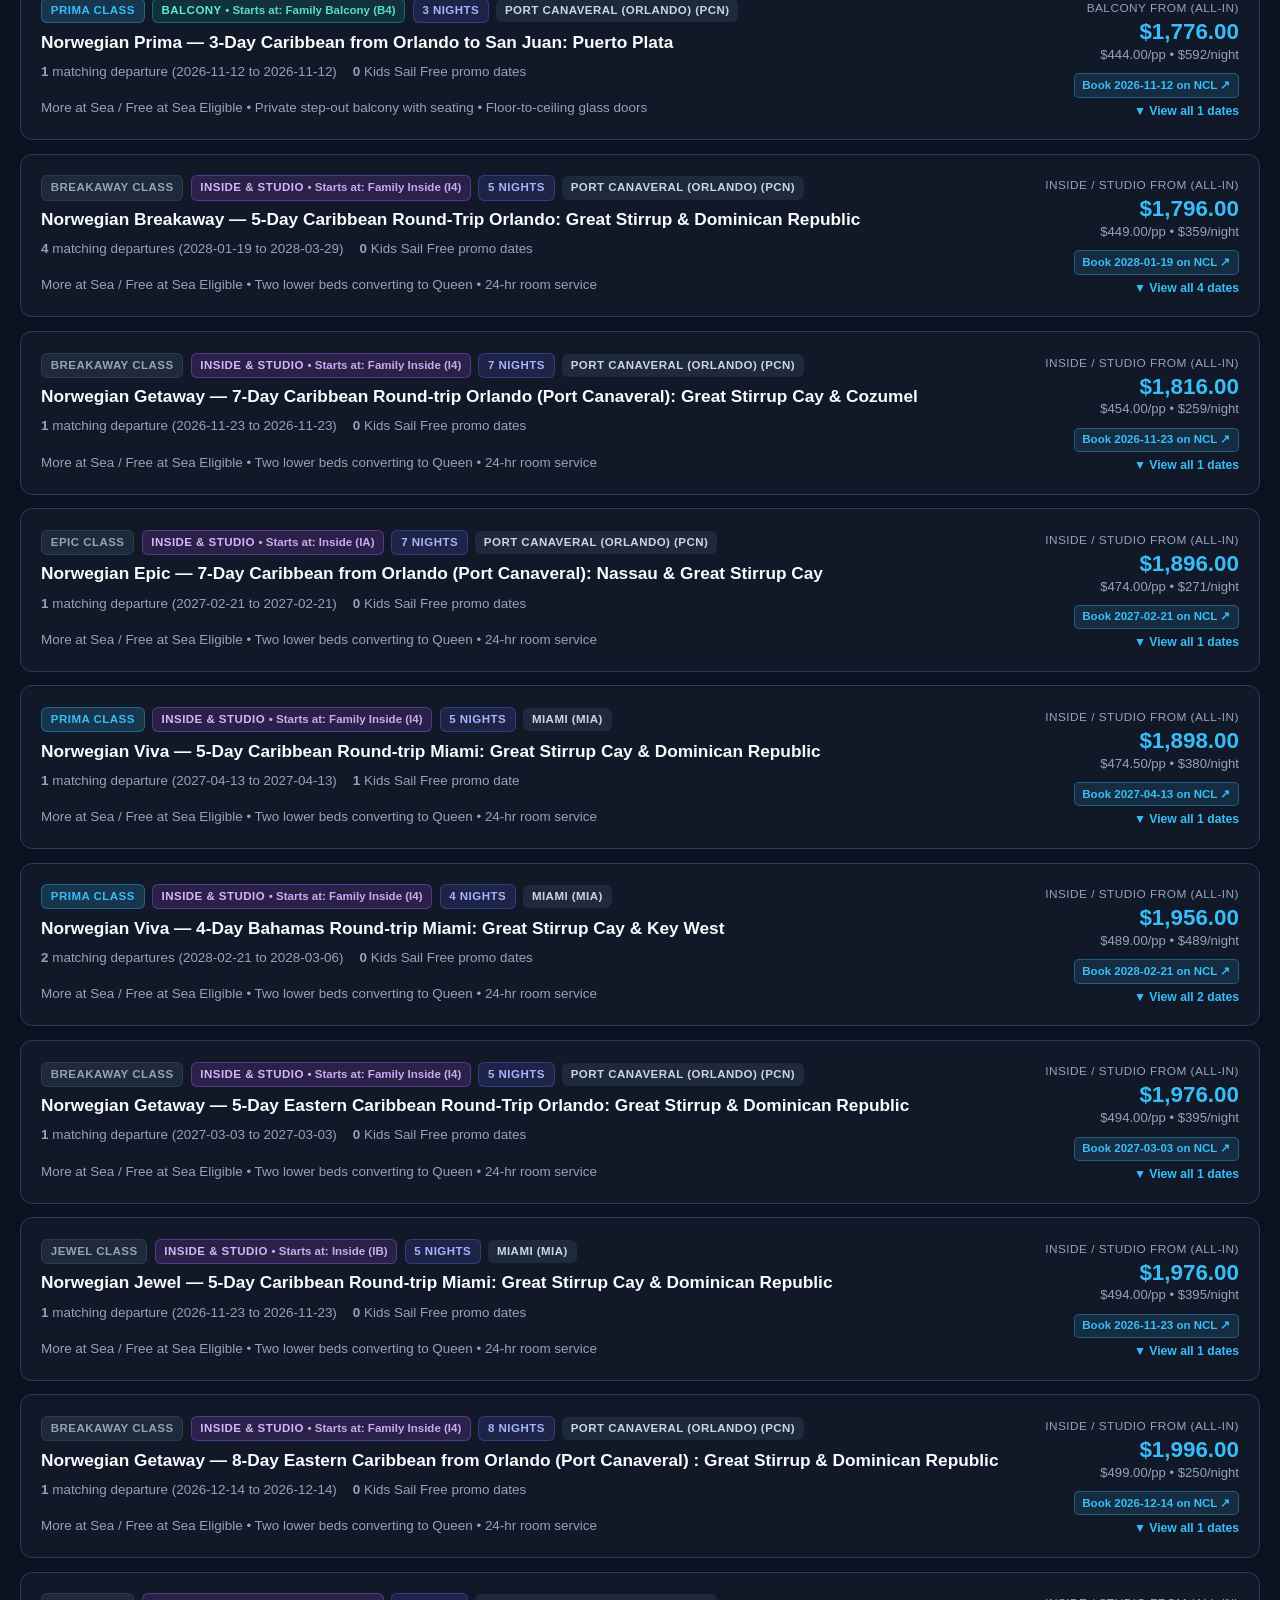
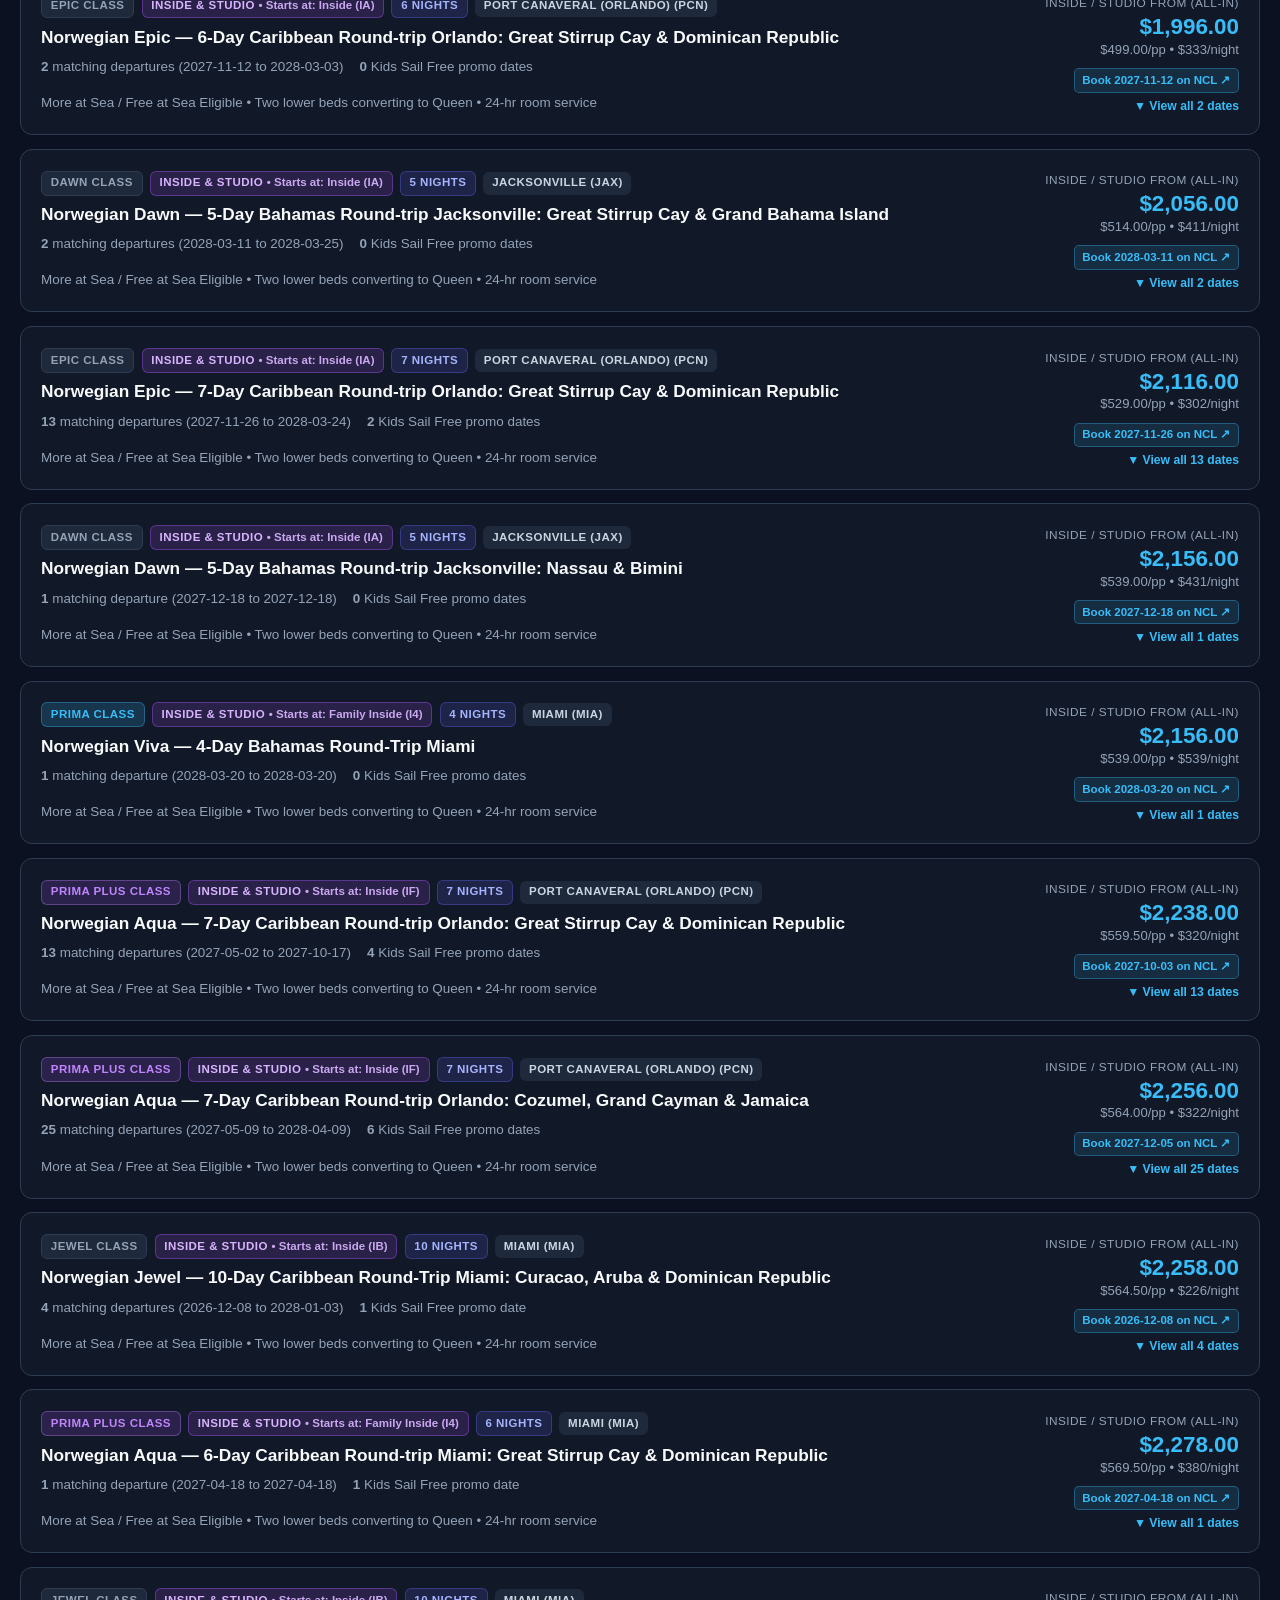
<file: ncl-staterooms.html>
<!DOCTYPE html>
<html lang="en">
<head>
  <meta charset="UTF-8" />
  <meta name="viewport" content="width=device-width, initial-scale=1.0" />
  <meta name="robots" content="noindex, nofollow, noarchive" />
  <meta name="googlebot" content="noindex, nofollow" />
  <title>NCL Stateroom Tracker | Norwegian Inside, Oceanview &amp; Balcony</title>
  <link rel="stylesheet" href="styles.css?v=15" />
</head>
<body data-mode="ncl-staterooms" class="ncl-theme">
  <header class="site-header">
    <div class="container header-inner">
      <div class="brand">
        <div>
          <h1>Norwegian Stateroom Tracker</h1>
          <p class="subtitle" id="meta-subtitle">Loading NCL Inside, Studio, Oceanview &amp; Balcony staterooms across 14 ports...</p>
        </div>
      </div>
      <div class="header-nav-group">
        <div class="cruise-line-tabs" aria-label="Cruise Line Switcher">
          <a href="staterooms.html" class="line-tab" title="Switch to Royal Caribbean Staterooms">Royal Caribbean</a>
          <a href="ncl-staterooms.html" class="line-tab active" aria-current="page">Norwegian (NCL)</a>
        </div>
        <nav class="top-nav" aria-label="Tracker Switcher">
          <a href="index.html#ncl" class="nav-pill">Home</a>
          <a href="ncl-suites.html" class="nav-pill">Haven &amp; Suites</a>
          <a href="ncl-staterooms.html" class="nav-pill active">Staterooms</a>
        </nav>
      </div>
      <div class="header-meta">
        <span class="pill pill-outline" id="party-pill">Party: --</span>
        <span class="pill pill-muted" id="updated-pill">Updated: --</span>
      </div>
    </div>
  </header>

  <main class="container">
    <!-- Interactive Filter & Family Size Panel -->
    <section class="filter-panel" id="filter-panel" aria-label="Filters and Party Size">
      <button type="button" class="mobile-filter-toggle" id="mobile-filter-toggle" aria-expanded="true">
        <span>Party Size, Stateroom Types &amp; Filters</span>
        <span class="mobile-filter-chevron" id="mobile-filter-chevron">▲ Hide</span>
      </button>
      <div class="filter-collapsible-body" id="filter-collapsible-body">
        <div class="filter-panel-top">
          <!-- Family / Party Size Widget -->
          <div class="party-box">
            <div class="party-box-header">
              <span class="filter-section-title">Family / Party Size</span>
            </div>
            <div class="party-controls">
              <div class="stepper-group">
                <span class="stepper-label">Adults <small>(13+)</small></span>
                <div class="stepper">
                  <button type="button" class="step-btn" id="adults-minus" aria-label="Decrease adults">&minus;</button>
                  <span class="step-value" id="adults-val">2</span>
                  <button type="button" class="step-btn" id="adults-plus" aria-label="Increase adults">+</button>
                </div>
              </div>
              <div class="stepper-group">
                <span class="stepper-label">Children <small>(&le;12)</small></span>
                <div class="stepper">
                  <button type="button" class="step-btn" id="children-minus" aria-label="Decrease children">&minus;</button>
                  <span class="step-value" id="children-val">2</span>
                  <button type="button" class="step-btn" id="children-plus" aria-label="Increase children">+</button>
                </div>
              </div>
              <div class="room-mode-box" id="room-mode-box">
                <span class="room-mode-label" id="room-mode-label">Room Booking Mode (Standard cabins cap at 4 guests; select Family Oceanviews sleep 5):</span>
                <div class="room-mode-btns">
                  <button type="button" class="room-mode-btn active" data-room-mode="single_room" id="mode-btn-single">
                    1 Room Online (1&ndash;4 Guests)
                  </button>
                  <button type="button" class="room-mode-btn" data-room-mode="two_rooms" id="mode-btn-two">
                    2 Rooms Online (Split Party)
                  </button>
                  <button type="button" class="room-mode-btn" data-room-mode="single_room_5p" id="mode-btn-5p">
                    1 Family Room (5+ Occupancy Only)
                  </button>
                </div>
              </div>
              <div class="party-note" id="party-note">
                All-in stateroom total dynamically includes port taxes &amp; fees for all guests.
              </div>
            </div>
          </div>

          <!-- NCL Stateroom Category Checkboxes -->
          <div class="tier-box">
            <div class="tier-box-header">
              <span class="filter-section-title">NCL Stateroom Categories (Assigned Rooms by Default)</span>
              <div class="tier-header-actions">
                <button type="button" class="tier-details-toggle" id="tier-details-toggle" aria-expanded="false">
                  &#9432; Room Details
                </button>
              </div>
              <span class="tier-box-hint">Assigned rooms include More at Sea / Free at Sea eligibility &bull; Check &ldquo;Sail Away Room&rdquo; to include unassigned Guarantee rates</span>
            </div>
            <div class="tier-checkbox-grid" id="tier-checkbox-grid">
              <label class="tier-check-card tier-card-standard">
                <input type="checkbox" class="tier-checkbox" value="Interior" checked />
                <div class="tier-check-body">
                  <div class="tier-check-title">Inside &amp; Studio <span class="tier-count" id="tier-count-Interior"></span></div>
                  <div class="tier-check-desc">Family Inside (I4), Mid-Ship Inside (IA) &amp; Solo Studio (T1) &bull; Pick your exact cabin location</div>
                </div>
              </label>

              <label class="tier-check-card tier-card-sea">
                <input type="checkbox" class="tier-checkbox" value="OceanView" checked />
                <div class="tier-check-body">
                  <div class="tier-check-title">Oceanview <span class="tier-count" id="tier-count-OceanView"></span></div>
                  <div class="tier-check-desc">Oceanview Picture Window (OA) &amp; Family Oceanview (O4/O5, Sleeps 5) &bull; Ocean-facing window or porthole</div>
                </div>
              </label>

              <label class="tier-check-card tier-card-sky">
                <input type="checkbox" class="tier-checkbox" value="Balcony" checked />
                <div class="tier-check-body">
                  <div class="tier-check-title">Balcony <span class="tier-count" id="tier-count-Balcony"></span></div>
                  <div class="tier-check-desc">Balcony (BA/BB), Family Balcony (B4) &amp; Aft-Facing Balcony (B1) &bull; Private step-out veranda</div>
                </div>
              </label>

              <label class="tier-check-card tier-card-guarantee">
                <input type="checkbox" class="tier-checkbox" value="Guarantee" />
                <div class="tier-check-body">
                  <div class="tier-check-title">Sail Away Room (Guarantee) <span class="tier-count" id="tier-count-Guarantee"></span></div>
                  <div class="tier-check-desc">Unassigned Sail Away Rates (IX / OX / BX) &bull; NCL assigns cabin prior to sailing (excludes Free at Sea perks)</div>
                </div>
              </label>
            </div>
          </div>
        </div>

        <!-- Collapsible Search & Route Filters -->
        <div class="sub-collapsible-section" id="more-filters-section">
          <button type="button" class="sub-collapsible-toggle" id="more-filters-toggle" aria-expanded="false">
            <span class="sub-toggle-left">
              <strong>Route, Ship, Port &amp; Date Filters</strong>
              <span class="sub-toggle-badge" id="more-filters-badge">3 Ports</span>
            </span>
            <span class="sub-toggle-chevron" id="more-filters-chevron">&#9662; Show Filters</span>
          </button>
          <div class="filter-grid" id="filter-grid-body">
            <div class="filter-field">
              <label for="filter-ship-class">Ship Class</label>
              <select id="filter-ship-class">
                <option value="all">All Ship Classes</option>
              </select>
            </div>

            <div class="filter-field">
              <label for="filter-ship">Ship</label>
              <select id="filter-ship">
                <option value="all">All Ships</option>
              </select>
            </div>

            <div class="filter-field port-multiselect-field" id="port-multiselect">
              <label for="port-dropdown-btn">Departure Ports (Multi-Select)</label>
              <button type="button" class="multiselect-trigger" id="port-dropdown-btn" aria-expanded="false">
                <span class="multiselect-label" id="port-dropdown-label">3 Ports (MIA, PCN, JAX)</span>
                <span class="multiselect-caret">&#9662;</span>
              </button>
              <div class="multiselect-menu hidden" id="port-dropdown-menu">
                <div class="multiselect-actions">
                  <button type="button" class="ms-action-btn" data-port-preset="all">All Ports</button>
                  <button type="button" class="ms-action-btn" data-port-preset="fl">Florida (4)</button>
                  <button type="button" class="ms-action-btn" data-port-preset="orig3">MIA/PCN/JAX</button>
                  <button type="button" class="ms-action-btn" data-port-preset="none">Clear</button>
                </div>
                <div class="multiselect-list" id="port-options-list"></div>
                <div class="multiselect-add-port">
                  <div class="ms-add-row">
                    <input type="text" id="add-port-input" placeholder="Add port code (e.g. NYC, GAL, SEA)" maxlength="5" />
                    <button type="button" id="add-port-btn" class="ms-add-btn">+ Add</button>
                  </div>
                  <div class="ms-add-hint" id="add-port-hint">
                    Included: MIA, PCN, JAX, TPA, GAL, NYC, SJU, MSY, PHL, BOS, LAX, SAN, SEA, HNL
                  </div>
                </div>
              </div>
            </div>

            <div class="filter-field">
              <label for="filter-nights">Length (Nights)</label>
              <select id="filter-nights">
                <option value="all">Any Length</option>
                <option value="short">3–4 Nights (Weekend/Short)</option>
                <option value="medium">5–6 Nights</option>
                <option value="week">7 Nights</option>
                <option value="long">8+ Nights</option>
              </select>
            </div>

            <div class="filter-field">
              <label for="filter-date-start">Sail Date From</label>
              <input type="date" id="filter-date-start" />
            </div>

            <div class="filter-field">
              <label for="filter-date-end">Sail Date To</label>
              <input type="date" id="filter-date-end" />
            </div>

            <div class="filter-field">
              <label for="filter-rate">Promo / Rate Type</label>
              <select id="filter-rate">
                <option value="all">All Rates (Promo &amp; Holiday)</option>
                <option value="promo">Kids Sail Free (3rd &amp; 4th Free) Only</option>
                <option value="holiday">Holiday / Blackout Only</option>
              </select>
            </div>

            <div class="filter-field">
              <label for="filter-search">Search Route / Ship</label>
              <input type="search" id="filter-search" placeholder="e.g. Aqua, Prima, Great Stirrup Cay..." />
            </div>
          </div>
        </div>
      </div>

      <div class="filter-footer">
        <div class="active-filters-summary" id="active-filters-summary">Showing all available NCL stateroom sailings</div>
        <div class="filter-footer-actions">
          <span class="saved-indicator" id="saved-prefs-badge" title="Your filters, ports, and party size are saved in your browser's localStorage">Filters saved</span>
          <button type="button" class="reset-btn" id="reset-filters-btn">Reset All Filters</button>
        </div>
      </div>
    </section>

    <!-- Summary KPI Cards (Positioned Below Filters) -->
    <section class="kpi-grid" id="kpi-grid">
      <div class="kpi-card">
        <span class="kpi-label">Matching Itineraries</span>
        <strong class="kpi-value" id="kpi-itineraries">--</strong>
        <span class="kpi-sub" id="kpi-scanned">with available NCL staterooms</span>
      </div>
      <div class="kpi-card">
        <span class="kpi-label">Matching Sailings</span>
        <strong class="kpi-value" id="kpi-sailings">--</strong>
        <span class="kpi-sub" id="kpi-sailings-sub">individual departure dates</span>
      </div>
      <div class="kpi-card">
        <span class="kpi-label">Kids Sail Free Promos</span>
        <strong class="kpi-value kpi-promo" id="kpi-promos">--</strong>
        <span class="kpi-sub" id="kpi-holidays">-- holiday/blackout dates</span>
      </div>
      <div class="kpi-card">
        <span class="kpi-label">Lowest Stateroom Total</span>
        <strong class="kpi-value kpi-accent" id="kpi-lowest">--</strong>
        <span class="kpi-sub" id="kpi-lowest-sub">incl. taxes &amp; fees</span>
      </div>
    </section>

    <!-- View Switcher & Quick Sort Bar -->
    <section class="toolbar">
      <div class="view-tabs" role="tablist">
        <button class="tab-btn active" data-view="itineraries" id="tab-itineraries">
          Itineraries (<span id="count-itineraries">0</span>)
        </button>
        <button class="tab-btn" data-view="sailings" id="tab-sailings">
          Individual Sailings (<span id="count-sailings">0</span>)
        </button>
      </div>

      <div class="toolbar-actions">
        <label class="sort-label" for="sort-select">Sort by:</label>
        <select id="sort-select" class="sort-select">
          <option value="total_asc">Total Cabin Price: Low to High</option>
          <option value="total_desc">Total Cabin Price: High to Low</option>
          <option value="pp_asc">Per Guest Price: Low to High</option>
          <option value="ppn_asc">Price / Night: Low to High</option>
          <option value="date_asc">Sail Date: Soonest First</option>
          <option value="date_desc">Sail Date: Latest First</option>
          <option value="nights_desc">Length: Longest First</option>
          <option value="nights_asc">Length: Shortest First</option>
          <option value="ship_asc">Ship Name (A–Z)</option>
        </select>
      </div>
    </section>

    <!-- Status / Error Banner -->
    <div id="status-banner" class="status-banner hidden"></div>

    <!-- Empty State -->
    <div id="empty-state" class="empty-state hidden">
      <h3>No NCL stateroom sailings match your current filters</h3>
      <p>Try checking more Stateroom Categories (Inside / Oceanview / Balcony), adding more departure ports, or clicking Reset All Filters.</p>
    </div>

    <!-- VIEW 1: All Itineraries Grid/List -->
    <section id="view-itineraries" class="view-section">
      <div id="itineraries-container" class="itineraries-list"></div>
    </section>

    <!-- VIEW 2: All Individual Sailings Table -->
    <section id="view-sailings" class="view-section hidden">
      <div class="table-card">
        <div class="table-responsive">
          <table class="sailings-table sailings-table-all">
            <thead>
              <tr>
                <th class="sortable" data-sort="date">Sail Date <span class="sort-indicator"></span></th>
                <th class="sortable" data-sort="ship">Ship &amp; Class <span class="sort-indicator"></span></th>
                <th>Itinerary</th>
                <th>Port</th>
                <th class="sortable" data-sort="nights">Nights <span class="sort-indicator"></span></th>
                <th>Stateroom Category &amp; Details</th>
                <th class="num sortable" data-sort="pp">Per Guest <span class="sort-indicator"></span></th>
                <th class="num sortable" data-sort="total">Total w/ Taxes <span class="sort-indicator"></span></th>
                <th class="num sortable" data-sort="ppn">Per Night <span class="sort-indicator"></span></th>
                <th>Promo / Rate Status</th>
              </tr>
            </thead>
            <tbody id="sailings-tbody"></tbody>
          </table>
        </div>
      </div>
    </section>
  </main>

  <footer class="site-footer">
    <div class="container">
      <p>Norwegian Cruise Line Stateroom Tracker &bull; <a href="index.html#ncl" style="color:var(--accent);text-decoration:none">Home</a> &bull; <a href="ncl-suites.html" style="color:var(--accent);text-decoration:none">Switch to NCL Haven &amp; Suites</a> &bull; <a href="staterooms.html" style="color:var(--accent);text-decoration:none">Switch to Royal Caribbean</a></p>
    </div>
  </footer>

  <script src="app.js?v=15"></script>
</body>
</html>
</file>
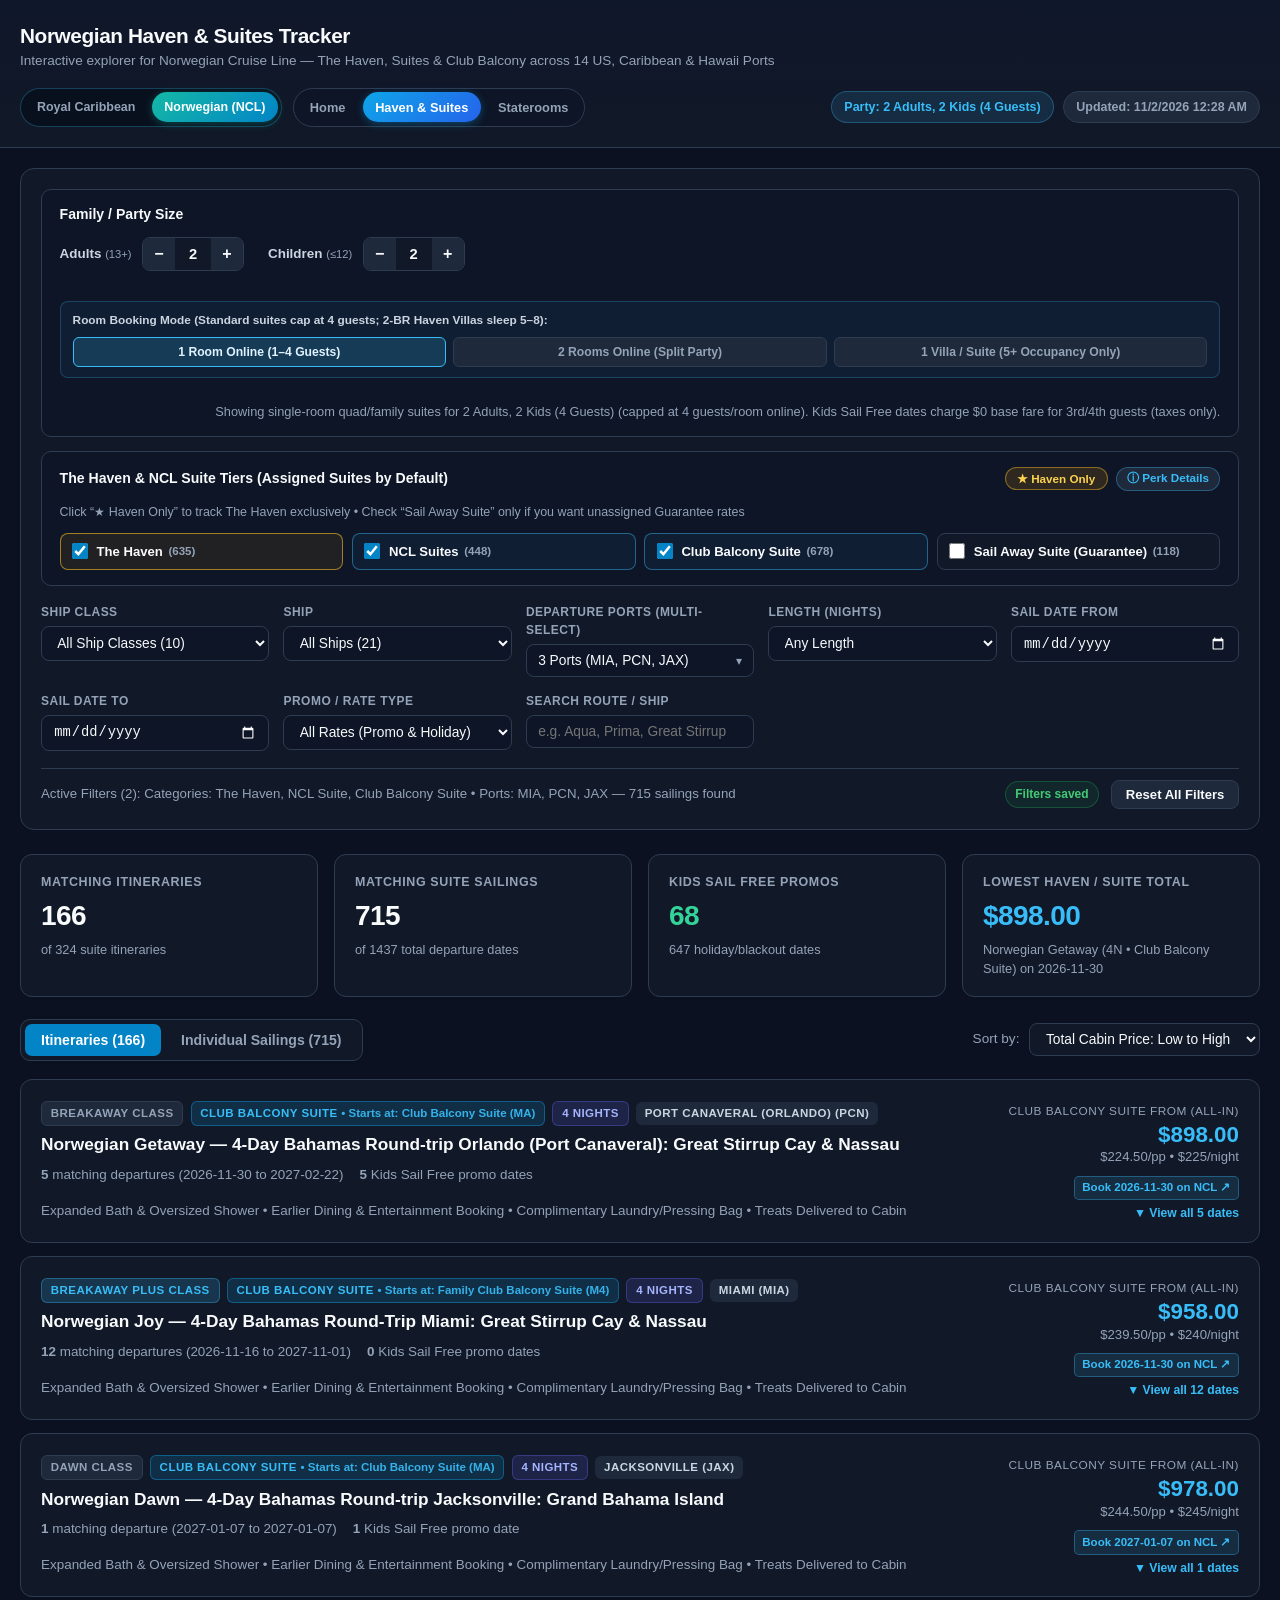
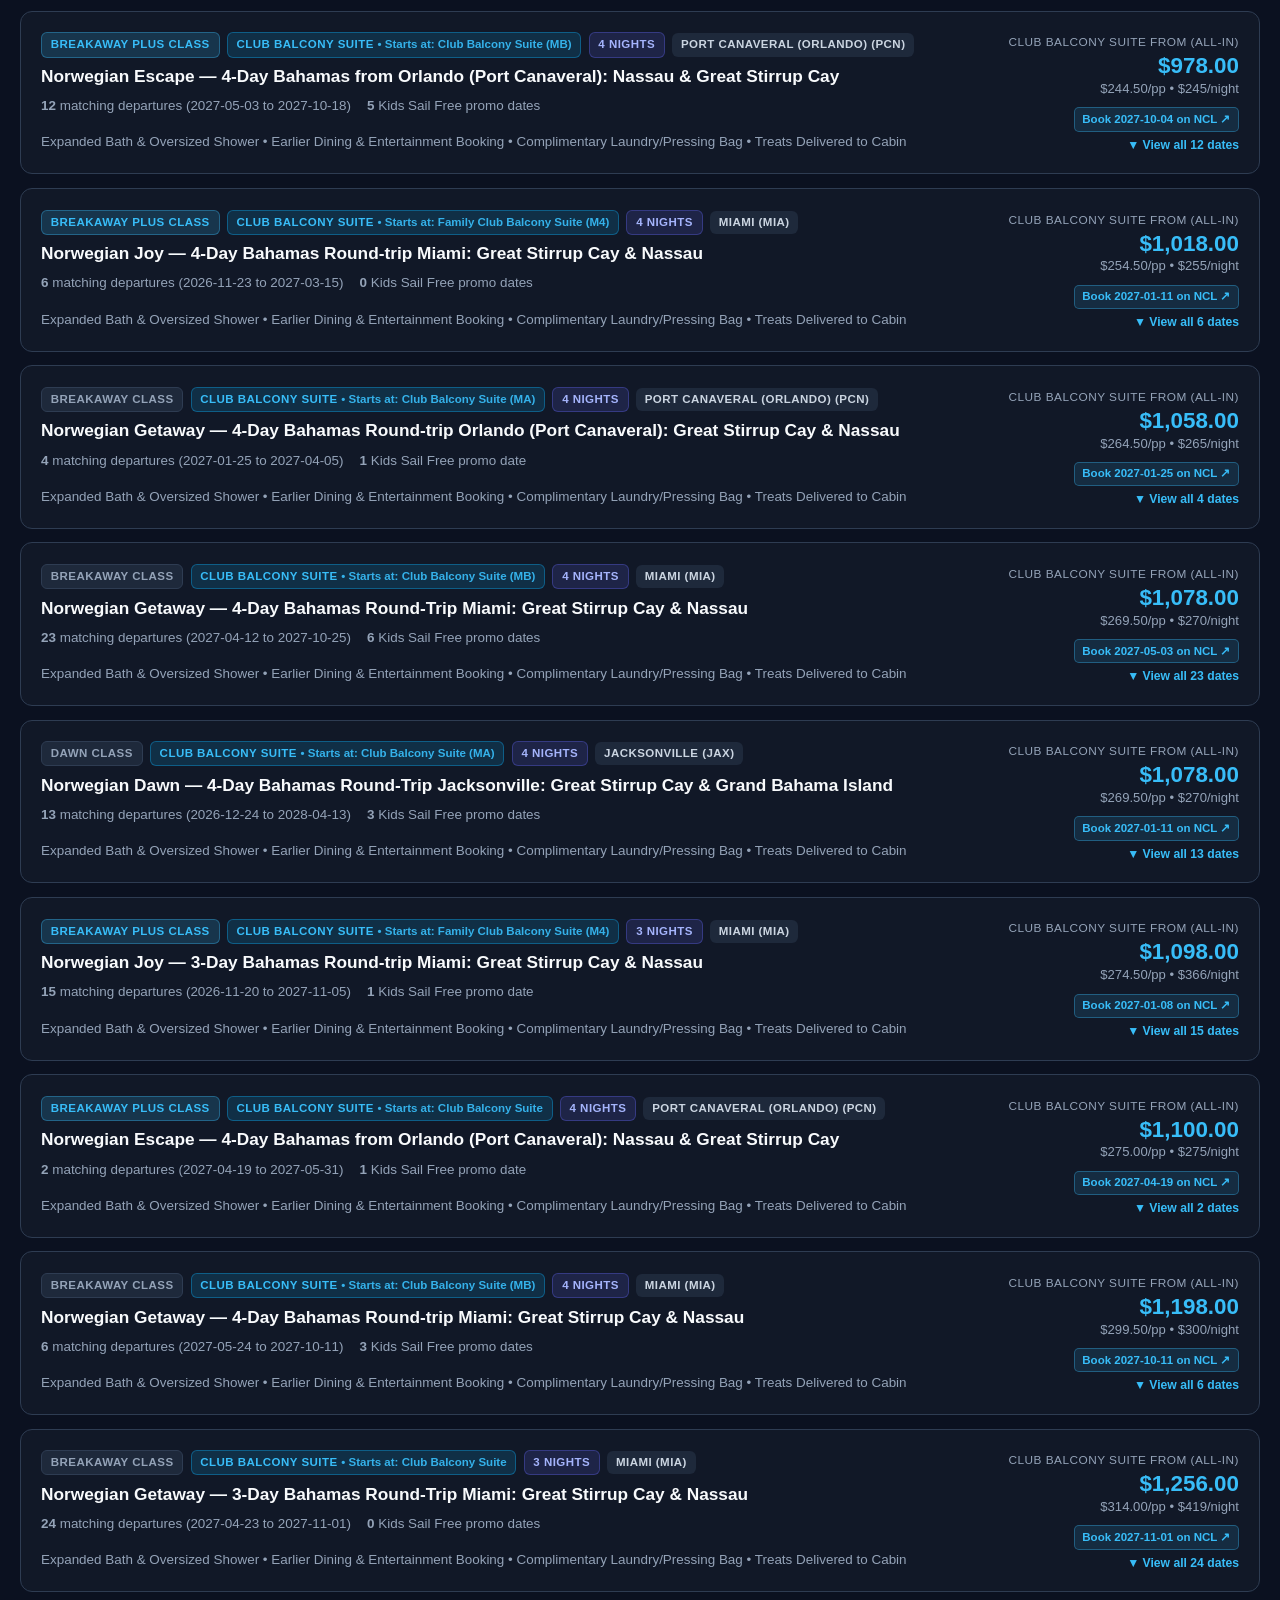
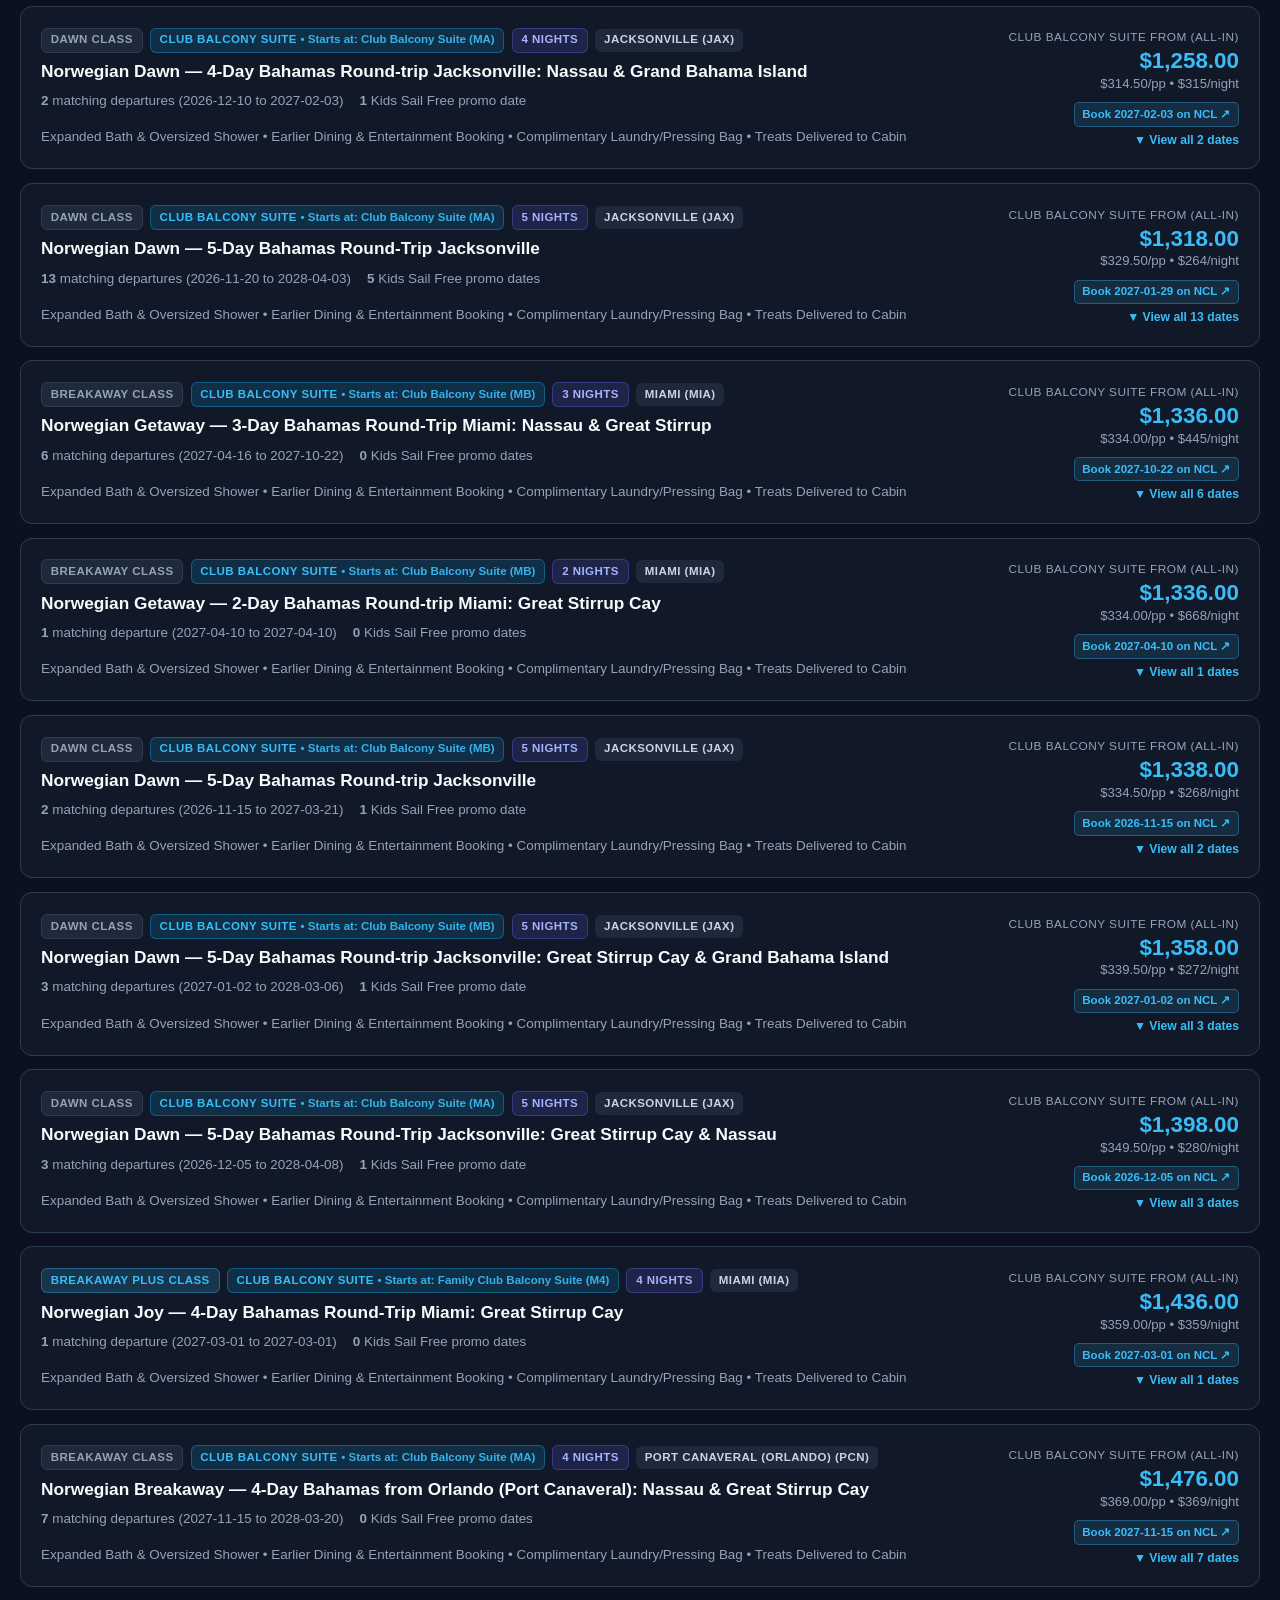
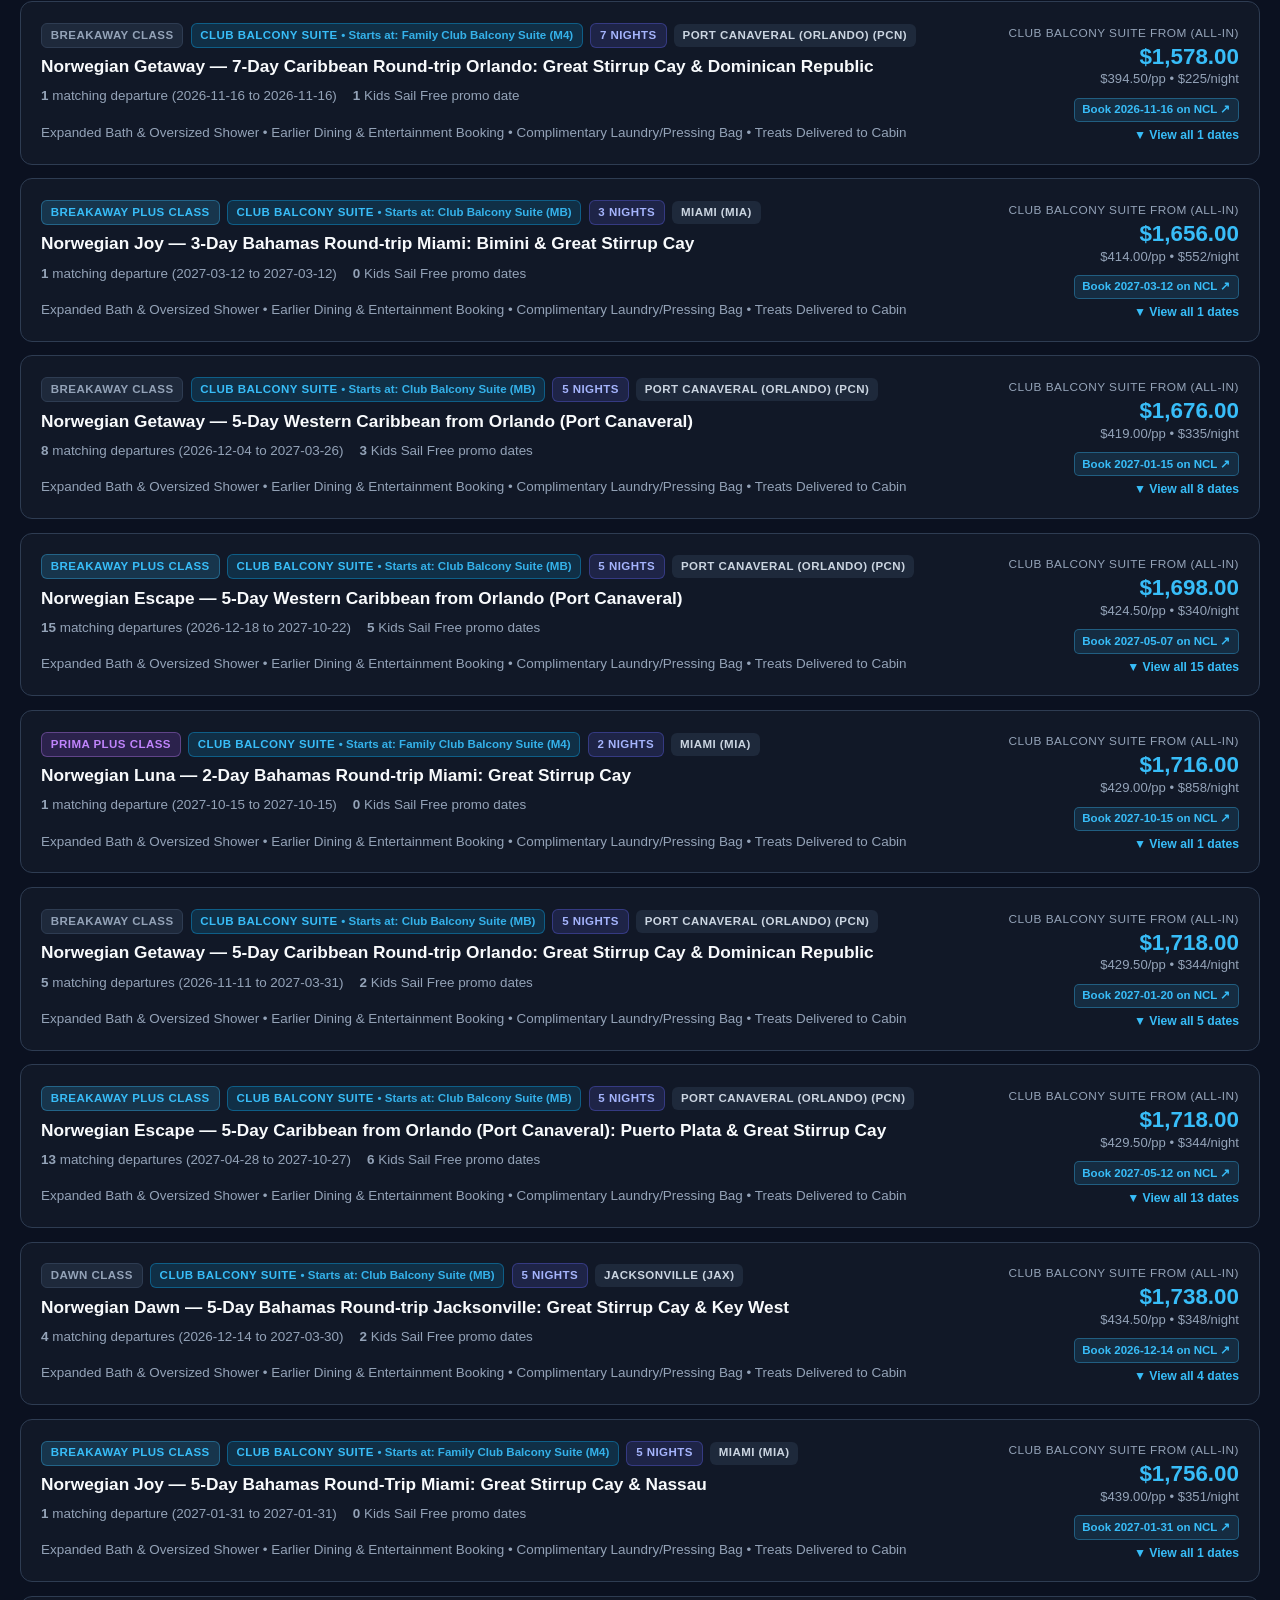
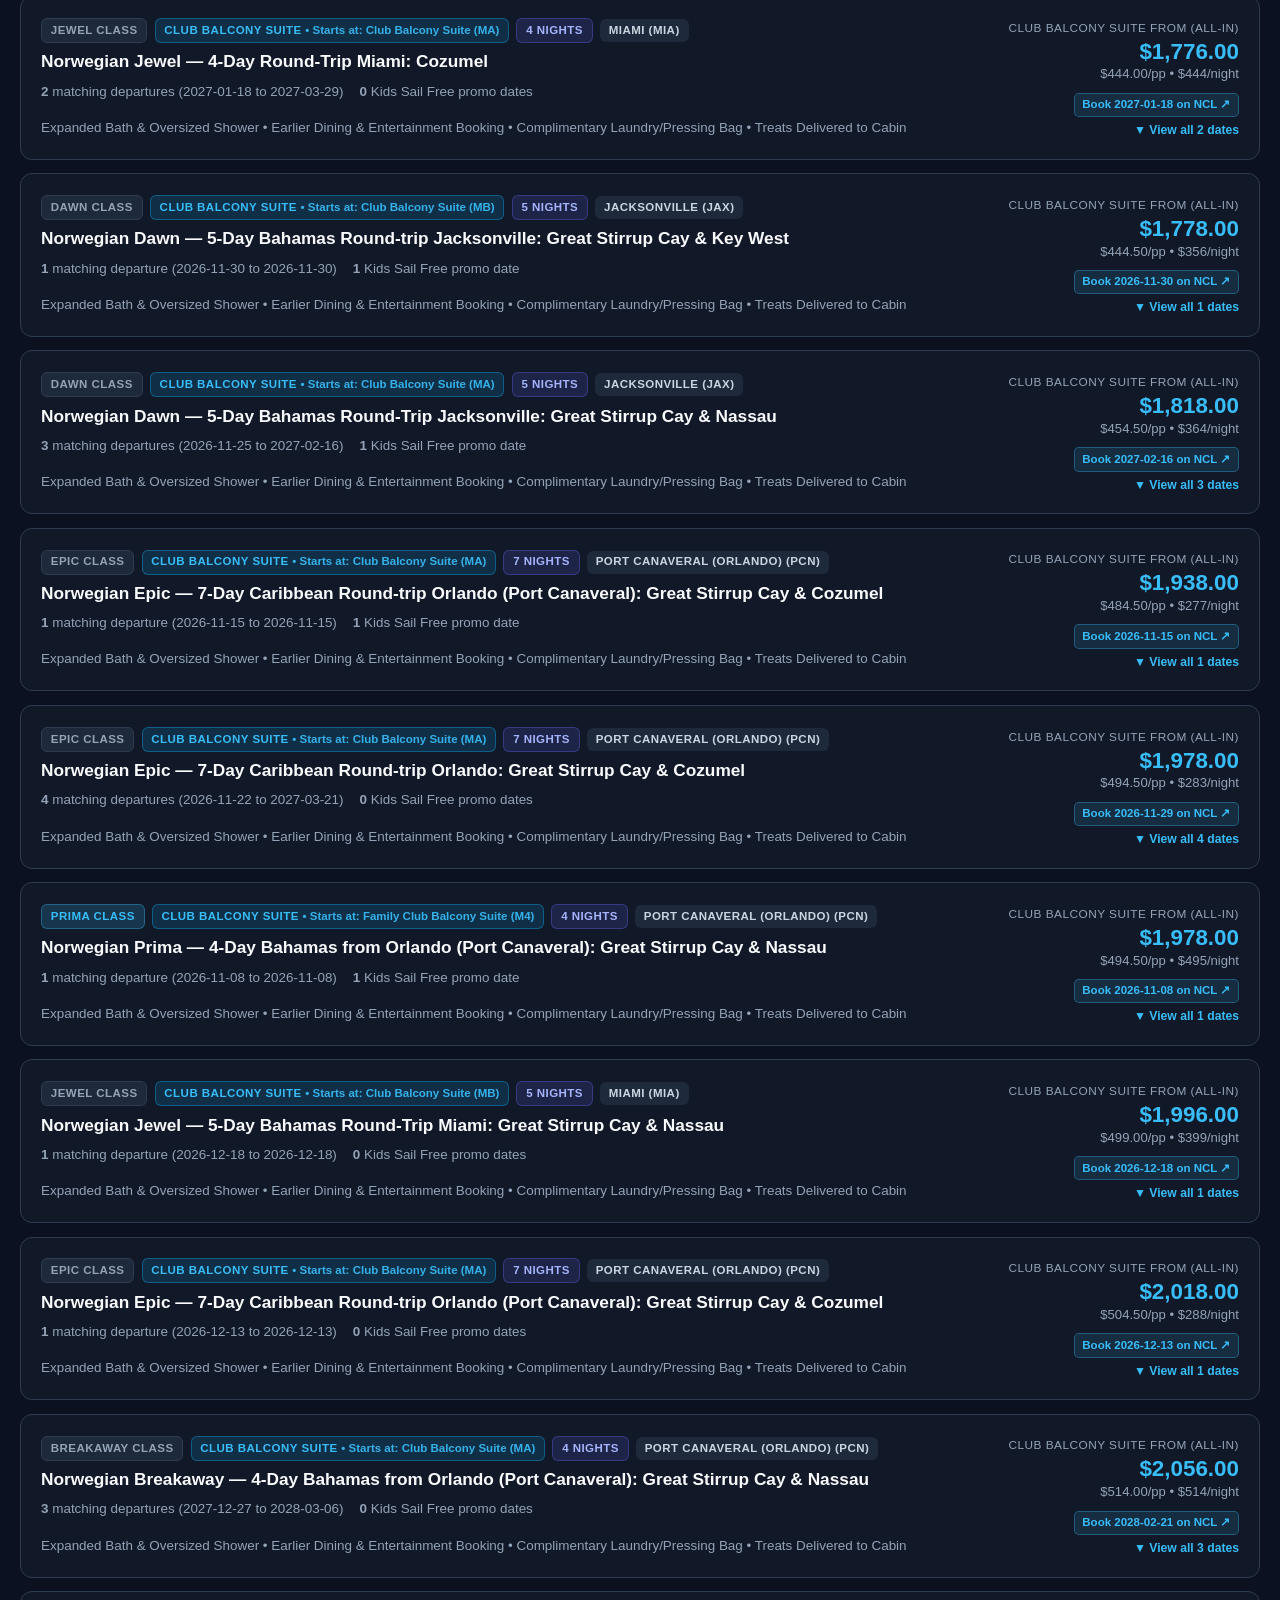
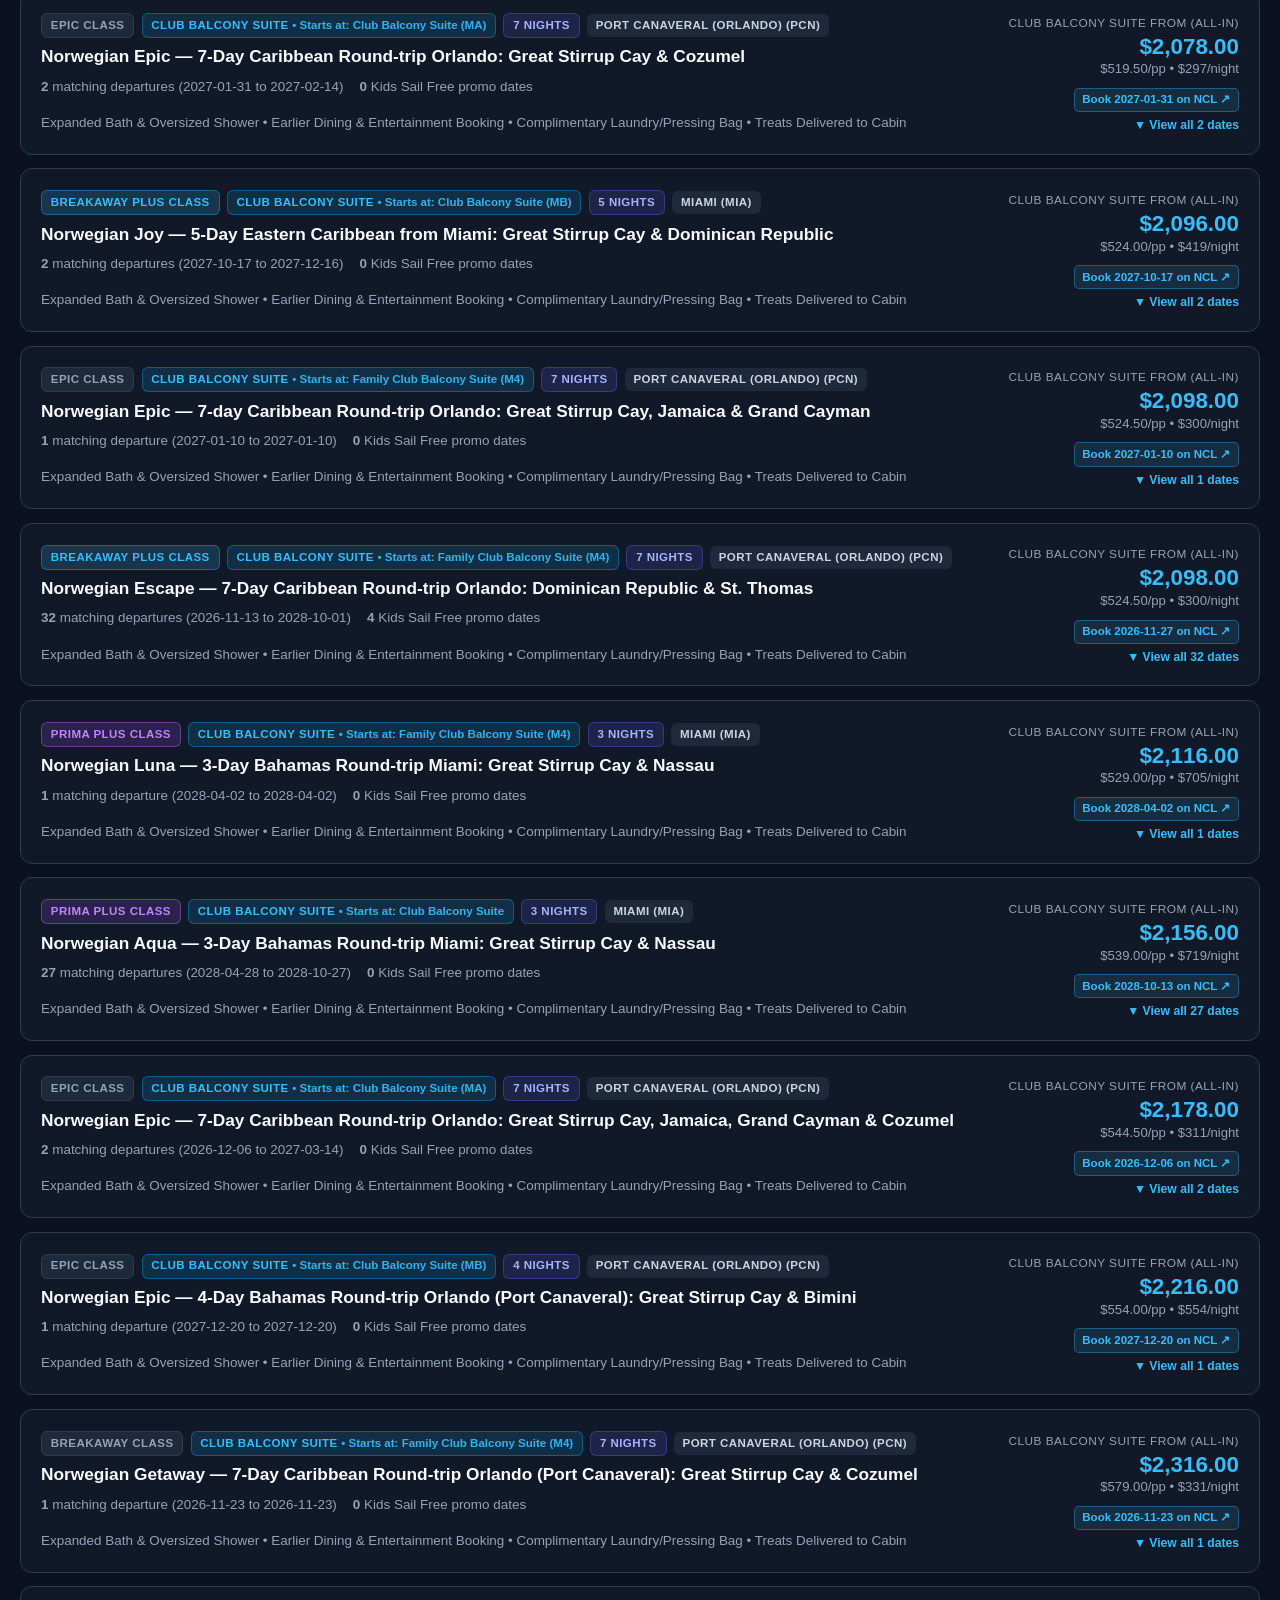
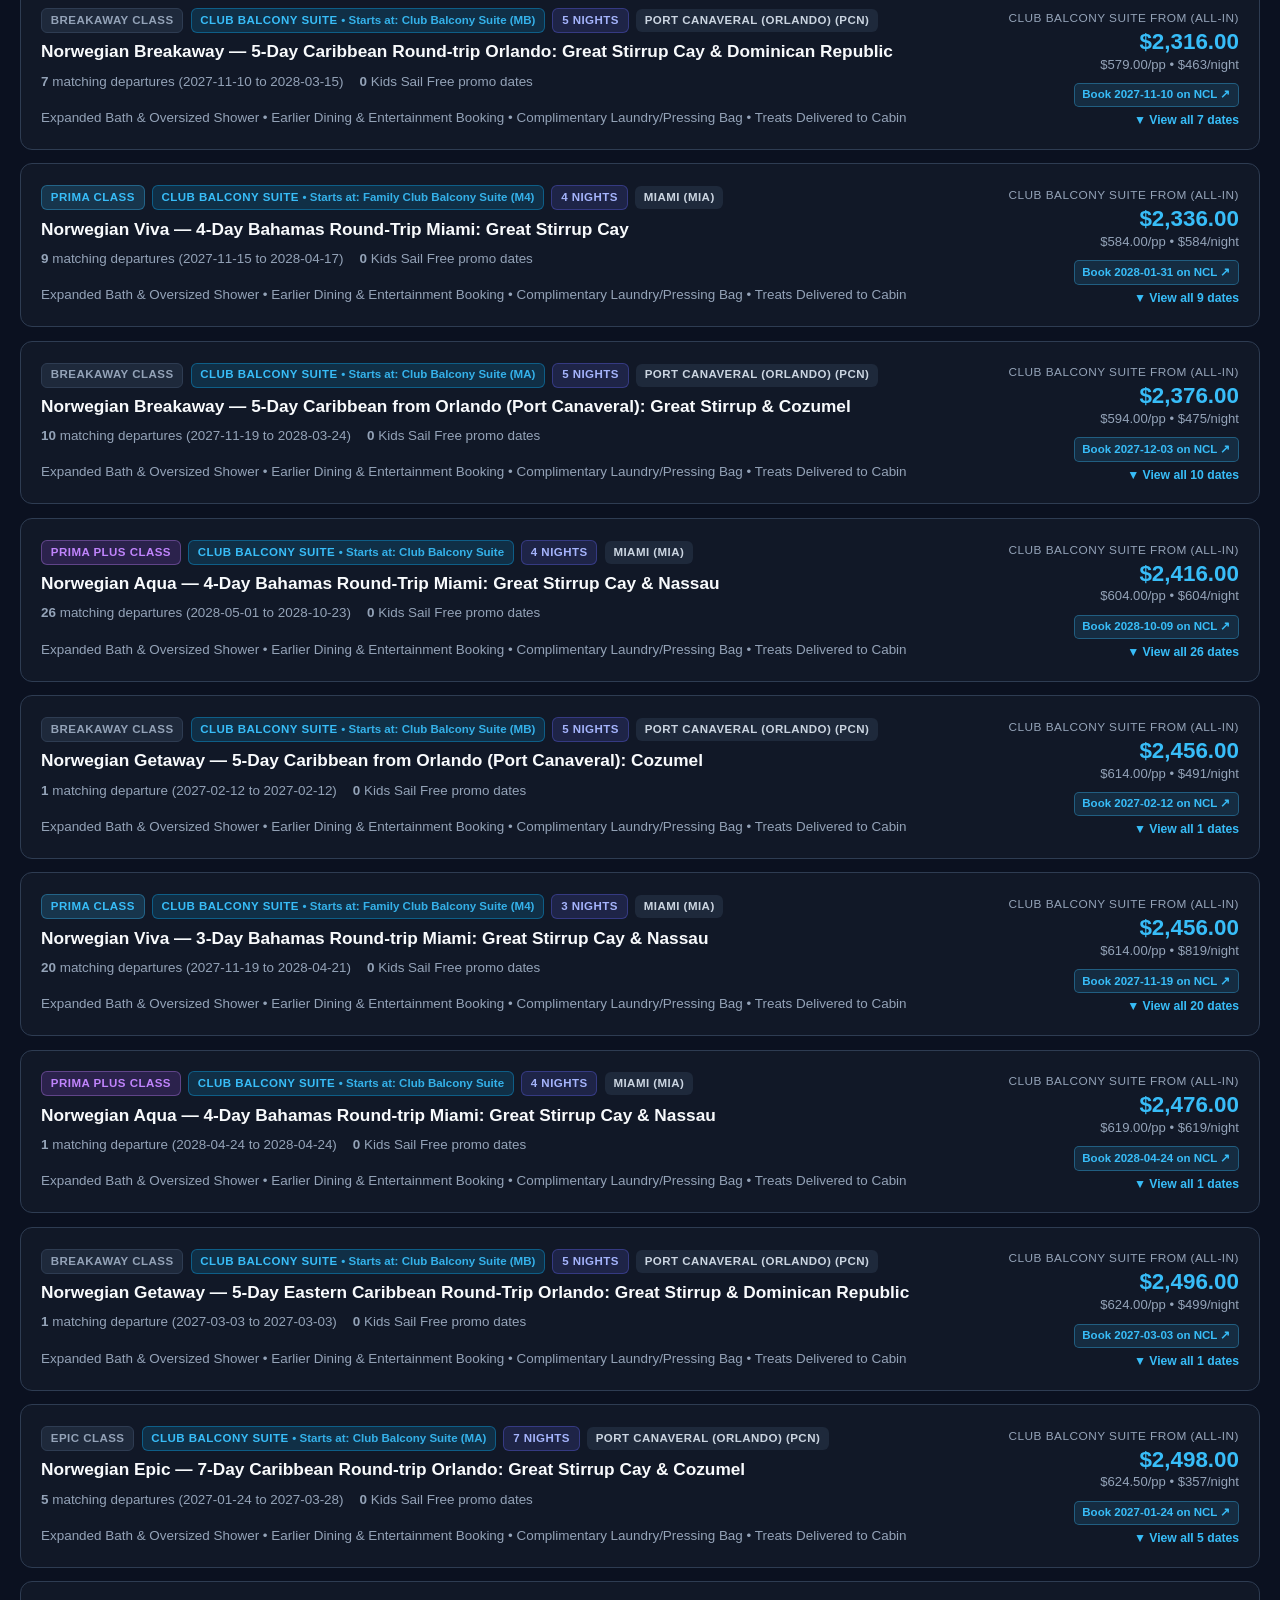
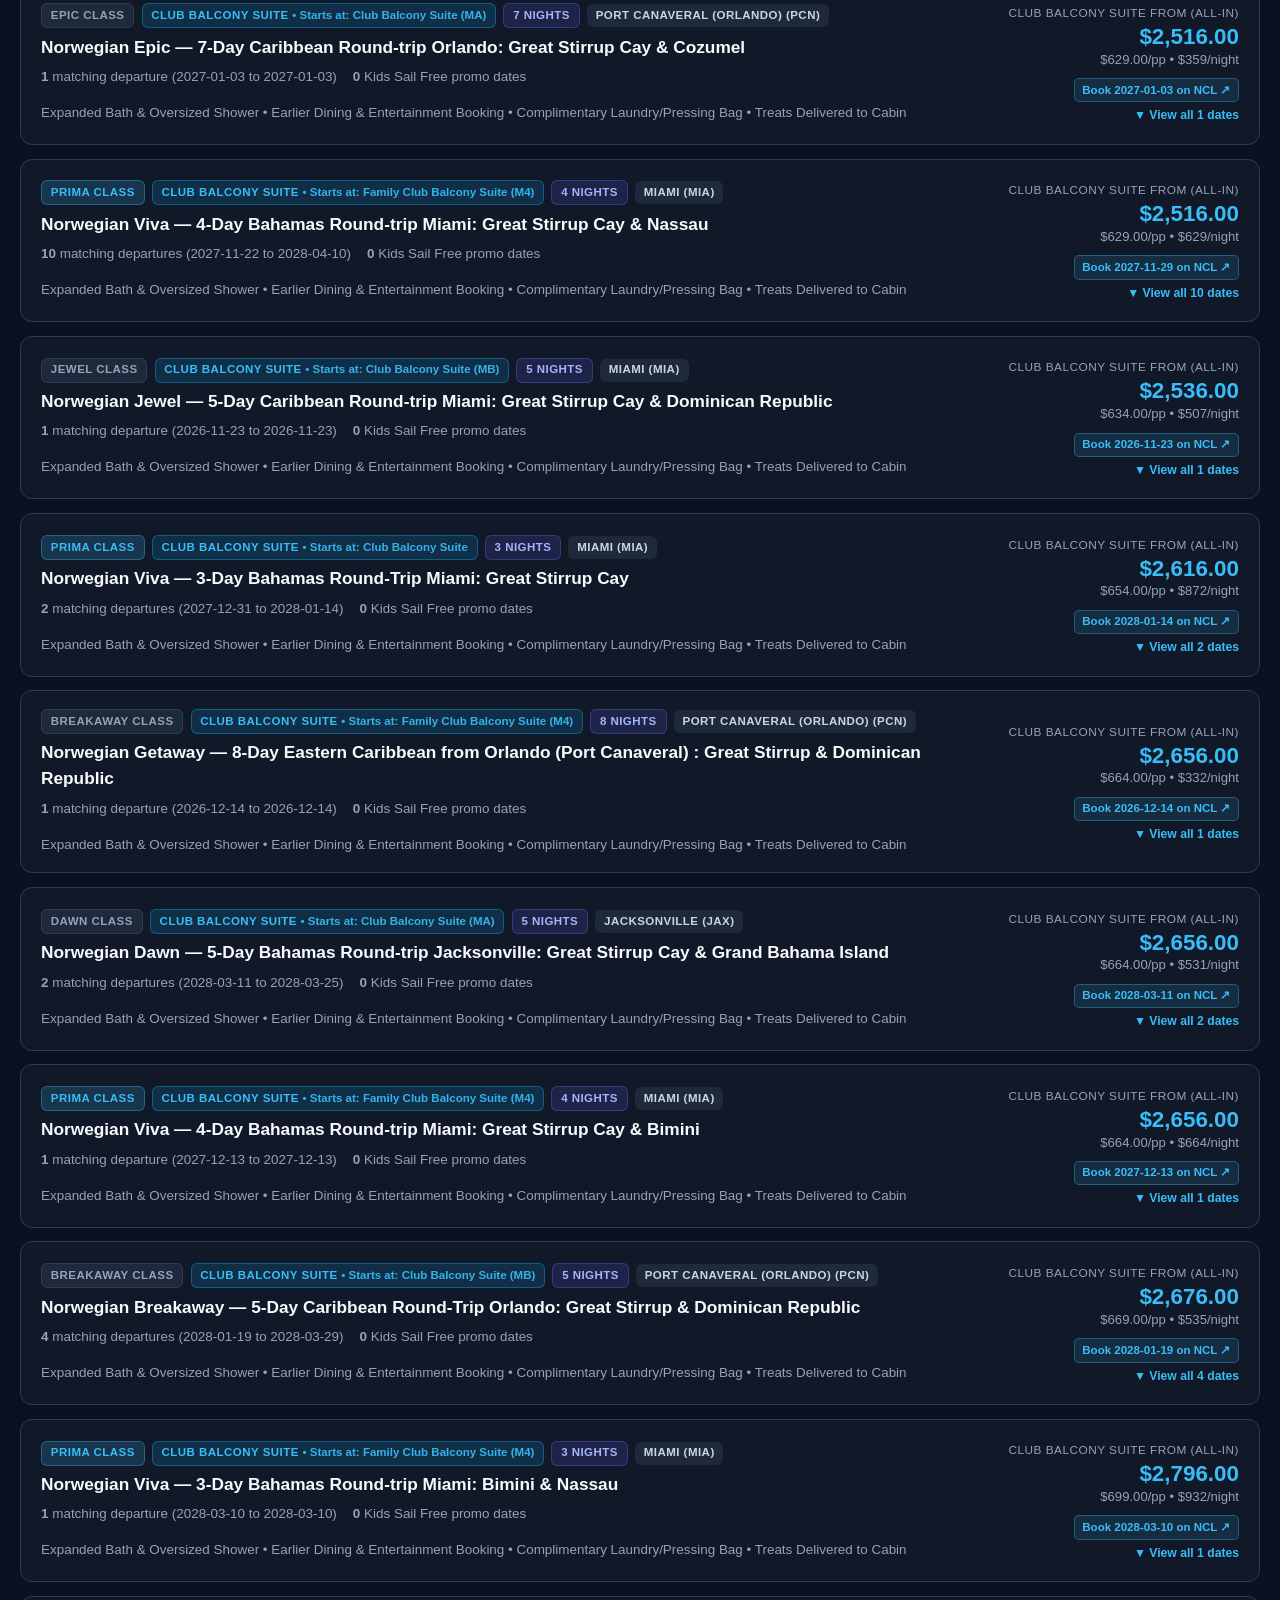
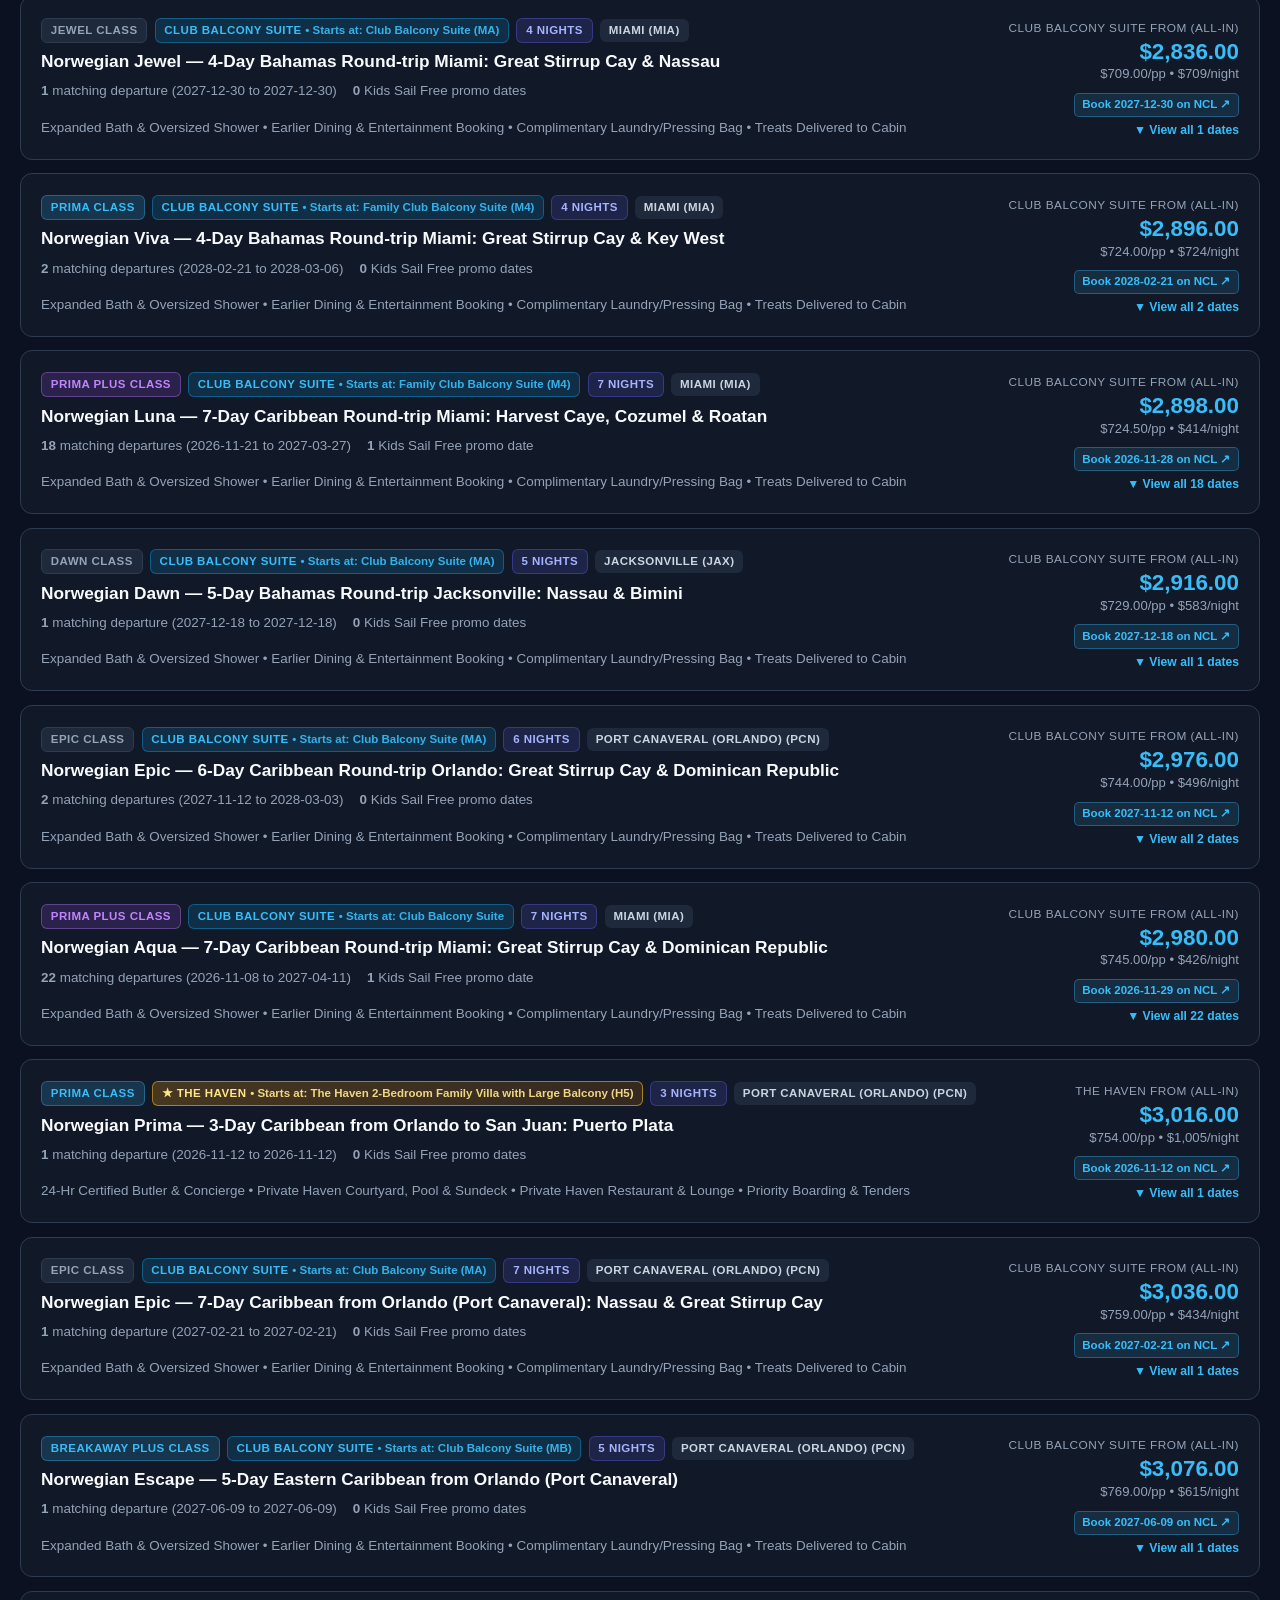
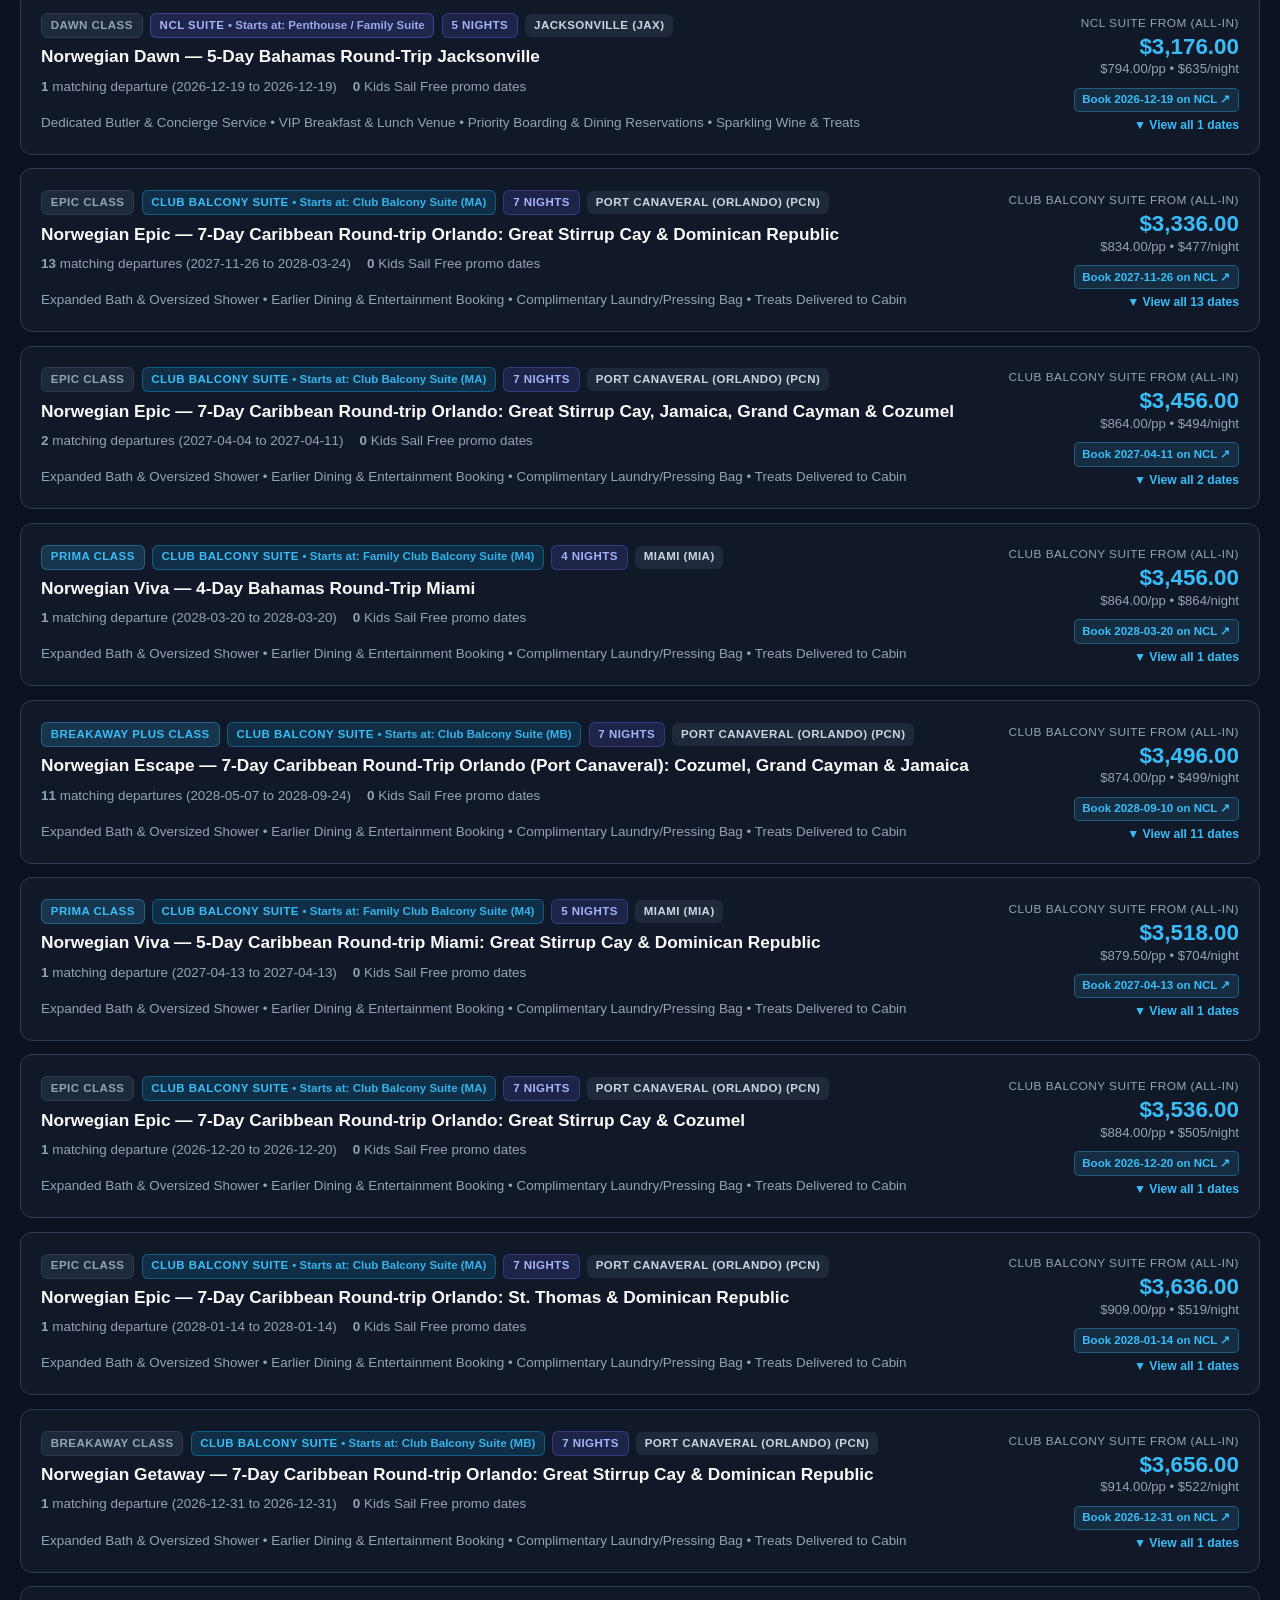
<file: ncl-suites.html>
<!DOCTYPE html>
<html lang="en">
<head>
  <meta charset="UTF-8" />
  <meta name="viewport" content="width=device-width, initial-scale=1.0" />
  <meta name="robots" content="noindex, nofollow, noarchive" />
  <meta name="googlebot" content="noindex, nofollow" />
  <title>NCL Haven &amp; Suites Tracker | Norwegian Cruise Line</title>
  <link rel="stylesheet" href="styles.css?v=15" />
</head>
<body data-mode="ncl-suites" class="ncl-theme">
  <header class="site-header">
    <div class="container header-inner">
      <div class="brand">
        <div>
          <h1>Norwegian Haven &amp; Suites Tracker</h1>
          <p class="subtitle" id="meta-subtitle">Loading NCL Haven, Suites &amp; Club Balcony catalog across 14 US, Caribbean &amp; Hawaii ports...</p>
        </div>
      </div>
      <div class="header-nav-group">
        <div class="cruise-line-tabs" aria-label="Cruise Line Switcher">
          <a href="suites.html" class="line-tab" title="Switch to Royal Caribbean Suites">Royal Caribbean</a>
          <a href="ncl-suites.html" class="line-tab active" aria-current="page">Norwegian (NCL)</a>
        </div>
        <nav class="top-nav" aria-label="Tracker Switcher">
          <a href="index.html#ncl" class="nav-pill">Home</a>
          <a href="ncl-suites.html" class="nav-pill active">Haven &amp; Suites</a>
          <a href="ncl-staterooms.html" class="nav-pill">Staterooms</a>
        </nav>
      </div>
      <div class="header-meta">
        <span class="pill pill-outline" id="party-pill">Party: --</span>
        <span class="pill pill-muted" id="updated-pill">Updated: --</span>
      </div>
    </div>
  </header>

  <main class="container">
    <!-- Interactive Filter & Family Size Panel -->
    <section class="filter-panel" id="filter-panel" aria-label="Filters and Party Size">
      <button type="button" class="mobile-filter-toggle" id="mobile-filter-toggle" aria-expanded="true">
        <span>Party Size, Haven / Suite Tiers &amp; Filters</span>
        <span class="mobile-filter-chevron" id="mobile-filter-chevron">▲ Hide</span>
      </button>
      <div class="filter-collapsible-body" id="filter-collapsible-body">
        <div class="filter-panel-top">
          <!-- Family / Party Size Widget -->
          <div class="party-box">
            <div class="party-box-header">
              <span class="filter-section-title">Family / Party Size</span>
            </div>
            <div class="party-controls">
              <div class="stepper-group">
                <span class="stepper-label">Adults <small>(13+)</small></span>
                <div class="stepper">
                  <button type="button" class="step-btn" id="adults-minus" aria-label="Decrease adults">&minus;</button>
                  <span class="step-value" id="adults-val">2</span>
                  <button type="button" class="step-btn" id="adults-plus" aria-label="Increase adults">+</button>
                </div>
              </div>
              <div class="stepper-group">
                <span class="stepper-label">Children <small>(&le;12)</small></span>
                <div class="stepper">
                  <button type="button" class="step-btn" id="children-minus" aria-label="Decrease children">&minus;</button>
                  <span class="step-value" id="children-val">2</span>
                  <button type="button" class="step-btn" id="children-plus" aria-label="Increase children">+</button>
                </div>
              </div>
              <div class="room-mode-box" id="room-mode-box">
                <span class="room-mode-label" id="room-mode-label">Room Booking Mode (Standard suites cap at 4 guests; 2-BR Haven Villas sleep 5&ndash;8):</span>
                <div class="room-mode-btns">
                  <button type="button" class="room-mode-btn active" data-room-mode="single_room" id="mode-btn-single">
                    1 Room Online (1&ndash;4 Guests)
                  </button>
                  <button type="button" class="room-mode-btn" data-room-mode="two_rooms" id="mode-btn-two">
                    2 Rooms Online (Split Party)
                  </button>
                  <button type="button" class="room-mode-btn" data-room-mode="single_room_5p" id="mode-btn-5p">
                    1 Villa / Suite (5+ Occupancy Only)
                  </button>
                </div>
              </div>
              <div class="party-note" id="party-note">
                All-in suite total dynamically includes port taxes &amp; fees for all guests.
              </div>
            </div>
          </div>

          <!-- NCL Haven & Suite Category Checkboxes -->
          <div class="tier-box">
            <div class="tier-box-header">
              <span class="filter-section-title">The Haven &amp; NCL Suite Tiers (Assigned Suites by Default)</span>
              <div class="tier-header-actions">
                <button type="button" class="haven-only-btn" id="haven-only-btn" aria-pressed="false" title="Show only The Haven luxury ship-within-a-ship suites">
                  &#9733; Haven Only
                </button>
                <button type="button" class="tier-details-toggle" id="tier-details-toggle" aria-expanded="false">
                  &#9432; Perk Details
                </button>
              </div>
              <span class="tier-box-hint">Click &ldquo;&#9733; Haven Only&rdquo; to track The Haven exclusively &bull; Check &ldquo;Sail Away Suite&rdquo; only if you want unassigned Guarantee rates</span>
            </div>
            <div class="tier-checkbox-grid" id="tier-checkbox-grid">
              <label class="tier-check-card tier-card-haven">
                <input type="checkbox" class="tier-checkbox" value="Haven" checked />
                <div class="tier-check-body">
                  <div class="tier-check-title">The Haven <span class="tier-count" id="tier-count-Haven"></span></div>
                  <div class="tier-check-desc">Courtyard Penthouse, 2-BR Family Villa &amp; Owner&rsquo;s Suite &bull; 24-Hr Butler, Private Haven Courtyard, Pool, Restaurant &amp; Lounge</div>
                </div>
              </label>

              <label class="tier-check-card tier-card-sky">
                <input type="checkbox" class="tier-checkbox" value="Suite" checked />
                <div class="tier-check-body">
                  <div class="tier-check-title">NCL Suites <span class="tier-count" id="tier-count-Suite"></span></div>
                  <div class="tier-check-desc">Aft/Forward Penthouse &amp; 2-Bedroom Family Suite &bull; Dedicated Butler &amp; Concierge, VIP Breakfast &amp; Lunch, Priority Boarding</div>
                </div>
              </label>

              <label class="tier-check-card tier-card-sea">
                <input type="checkbox" class="tier-checkbox" value="ClubBalcony" checked />
                <div class="tier-check-body">
                  <div class="tier-check-title">Club Balcony Suite <span class="tier-count" id="tier-count-ClubBalcony"></span></div>
                  <div class="tier-check-desc">Club Balcony &amp; Family Club Balcony (M4/MA) &bull; Expanded Bath &amp; Shower, Early Dining/Show Booking, Free Laundry Bag &amp; Treats</div>
                </div>
              </label>

              <label class="tier-check-card tier-card-guarantee">
                <input type="checkbox" class="tier-checkbox" value="Guarantee" />
                <div class="tier-check-body">
                  <div class="tier-check-title">Sail Away Suite (Guarantee) <span class="tier-count" id="tier-count-Guarantee"></span></div>
                  <div class="tier-check-desc">Unassigned Sail Away Rate (HX / SX / MX) &bull; NCL assigns suite prior to sailing (excludes Free at Sea / More at Sea perks)</div>
                </div>
              </label>
            </div>
          </div>
        </div>

        <!-- Collapsible Search & Route Filters -->
        <div class="sub-collapsible-section" id="more-filters-section">
          <button type="button" class="sub-collapsible-toggle" id="more-filters-toggle" aria-expanded="false">
            <span class="sub-toggle-left">
              <strong>Route, Ship, Port &amp; Date Filters</strong>
              <span class="sub-toggle-badge" id="more-filters-badge">3 Ports</span>
            </span>
            <span class="sub-toggle-chevron" id="more-filters-chevron">&#9662; Show Filters</span>
          </button>
          <div class="filter-grid" id="filter-grid-body">
            <div class="filter-field">
              <label for="filter-ship-class">Ship Class</label>
              <select id="filter-ship-class">
                <option value="all">All Ship Classes</option>
              </select>
            </div>

            <div class="filter-field">
              <label for="filter-ship">Ship</label>
              <select id="filter-ship">
                <option value="all">All Ships</option>
              </select>
            </div>

            <div class="filter-field port-multiselect-field" id="port-multiselect">
              <label for="port-dropdown-btn">Departure Ports (Multi-Select)</label>
              <button type="button" class="multiselect-trigger" id="port-dropdown-btn" aria-expanded="false">
                <span class="multiselect-label" id="port-dropdown-label">3 Ports (MIA, PCN, JAX)</span>
                <span class="multiselect-caret">&#9662;</span>
              </button>
              <div class="multiselect-menu hidden" id="port-dropdown-menu">
                <div class="multiselect-actions">
                  <button type="button" class="ms-action-btn" data-port-preset="all">All Ports</button>
                  <button type="button" class="ms-action-btn" data-port-preset="fl">Florida (4)</button>
                  <button type="button" class="ms-action-btn" data-port-preset="orig3">MIA/PCN/JAX</button>
                  <button type="button" class="ms-action-btn" data-port-preset="none">Clear</button>
                </div>
                <div class="multiselect-list" id="port-options-list"></div>
                <div class="multiselect-add-port">
                  <div class="ms-add-row">
                    <input type="text" id="add-port-input" placeholder="Add port code (e.g. NYC, GAL, SEA)" maxlength="5" />
                    <button type="button" id="add-port-btn" class="ms-add-btn">+ Add</button>
                  </div>
                  <div class="ms-add-hint" id="add-port-hint">
                    Included: MIA, PCN, JAX, TPA, GAL, NYC, SJU, MSY, PHL, BOS, LAX, SAN, SEA, HNL
                  </div>
                </div>
              </div>
            </div>

            <div class="filter-field">
              <label for="filter-nights">Length (Nights)</label>
              <select id="filter-nights">
                <option value="all">Any Length</option>
                <option value="short">3–4 Nights (Weekend/Short)</option>
                <option value="medium">5–6 Nights</option>
                <option value="week">7 Nights</option>
                <option value="long">8+ Nights</option>
              </select>
            </div>

            <div class="filter-field">
              <label for="filter-date-start">Sail Date From</label>
              <input type="date" id="filter-date-start" />
            </div>

            <div class="filter-field">
              <label for="filter-date-end">Sail Date To</label>
              <input type="date" id="filter-date-end" />
            </div>

            <div class="filter-field">
              <label for="filter-rate">Promo / Rate Type</label>
              <select id="filter-rate">
                <option value="all">All Rates (Promo &amp; Holiday)</option>
                <option value="promo">Kids Sail Free (3rd &amp; 4th Free) Only</option>
                <option value="holiday">Holiday / Blackout Only</option>
              </select>
            </div>

            <div class="filter-field">
              <label for="filter-search">Search Route / Ship</label>
              <input type="search" id="filter-search" placeholder="e.g. Aqua, Prima, Great Stirrup Cay..." />
            </div>
          </div>
        </div>
      </div>

      <div class="filter-footer">
        <div class="active-filters-summary" id="active-filters-summary">Showing all available NCL Haven &amp; Suite sailings</div>
        <div class="filter-footer-actions">
          <span class="saved-indicator" id="saved-prefs-badge" title="Your filters, ports, and party size are saved in your browser's localStorage">Filters saved</span>
          <button type="button" class="reset-btn" id="reset-filters-btn">Reset All Filters</button>
        </div>
      </div>
    </section>

    <!-- Summary KPI Cards (Positioned Below Filters) -->
    <section class="kpi-grid" id="kpi-grid">
      <div class="kpi-card">
        <span class="kpi-label">Matching Itineraries</span>
        <strong class="kpi-value" id="kpi-itineraries">--</strong>
        <span class="kpi-sub" id="kpi-scanned">with available NCL suites</span>
      </div>
      <div class="kpi-card">
        <span class="kpi-label">Matching Suite Sailings</span>
        <strong class="kpi-value" id="kpi-sailings">--</strong>
        <span class="kpi-sub" id="kpi-sailings-sub">individual departure dates</span>
      </div>
      <div class="kpi-card">
        <span class="kpi-label">Kids Sail Free Promos</span>
        <strong class="kpi-value kpi-promo" id="kpi-promos">--</strong>
        <span class="kpi-sub" id="kpi-holidays">-- holiday/blackout dates</span>
      </div>
      <div class="kpi-card">
        <span class="kpi-label">Lowest Haven / Suite Total</span>
        <strong class="kpi-value kpi-accent" id="kpi-lowest">--</strong>
        <span class="kpi-sub" id="kpi-lowest-sub">incl. taxes &amp; fees</span>
      </div>
    </section>

    <!-- View Switcher & Quick Sort Bar -->
    <section class="toolbar">
      <div class="view-tabs" role="tablist">
        <button class="tab-btn active" data-view="itineraries" id="tab-itineraries">
          Itineraries (<span id="count-itineraries">0</span>)
        </button>
        <button class="tab-btn" data-view="sailings" id="tab-sailings">
          Individual Sailings (<span id="count-sailings">0</span>)
        </button>
      </div>

      <div class="toolbar-actions">
        <label class="sort-label" for="sort-select">Sort by:</label>
        <select id="sort-select" class="sort-select">
          <option value="total_asc">Total Cabin Price: Low to High</option>
          <option value="total_desc">Total Cabin Price: High to Low</option>
          <option value="pp_asc">Per Guest Price: Low to High</option>
          <option value="ppn_asc">Price / Night: Low to High</option>
          <option value="date_asc">Sail Date: Soonest First</option>
          <option value="date_desc">Sail Date: Latest First</option>
          <option value="nights_desc">Length: Longest First</option>
          <option value="nights_asc">Length: Shortest First</option>
          <option value="ship_asc">Ship Name (A–Z)</option>
        </select>
      </div>
    </section>

    <!-- Status / Error Banner -->
    <div id="status-banner" class="status-banner hidden"></div>

    <!-- Empty State -->
    <div id="empty-state" class="empty-state hidden">
      <h3>No NCL Haven or Suite sailings match your current filters</h3>
      <p>Try enabling more Suite tiers (The Haven / NCL Suites / Club Balcony), adding more departure ports, or clicking Reset All Filters.</p>
    </div>

    <!-- VIEW 1: All Itineraries Grid/List -->
    <section id="view-itineraries" class="view-section">
      <div id="itineraries-container" class="itineraries-list"></div>
    </section>

    <!-- VIEW 2: All Individual Suite Sailings Table -->
    <section id="view-sailings" class="view-section hidden">
      <div class="table-card">
        <div class="table-responsive">
          <table class="sailings-table sailings-table-all">
            <thead>
              <tr>
                <th class="sortable" data-sort="date">Sail Date <span class="sort-indicator"></span></th>
                <th class="sortable" data-sort="ship">Ship &amp; Class <span class="sort-indicator"></span></th>
                <th>Itinerary</th>
                <th>Port</th>
                <th class="sortable" data-sort="nights">Nights <span class="sort-indicator"></span></th>
                <th>Haven / Suite Tier &amp; Room</th>
                <th class="num sortable" data-sort="pp">Per Guest <span class="sort-indicator"></span></th>
                <th class="num sortable" data-sort="total">Total w/ Taxes <span class="sort-indicator"></span></th>
                <th class="num sortable" data-sort="ppn">Per Night <span class="sort-indicator"></span></th>
                <th>Promo / Rate Status</th>
              </tr>
            </thead>
            <tbody id="sailings-tbody"></tbody>
          </table>
        </div>
      </div>
    </section>
  </main>

  <footer class="site-footer">
    <div class="container">
      <p>Norwegian Cruise Line Haven &amp; Suites Tracker &bull; <a href="index.html#ncl" style="color:var(--accent);text-decoration:none">Home</a> &bull; <a href="ncl-staterooms.html" style="color:var(--accent);text-decoration:none">Switch to NCL Staterooms</a> &bull; <a href="suites.html" style="color:var(--accent);text-decoration:none">Switch to Royal Caribbean</a></p>
    </div>
  </footer>

  <script src="app.js?v=15"></script>
</body>
</html>
</file>
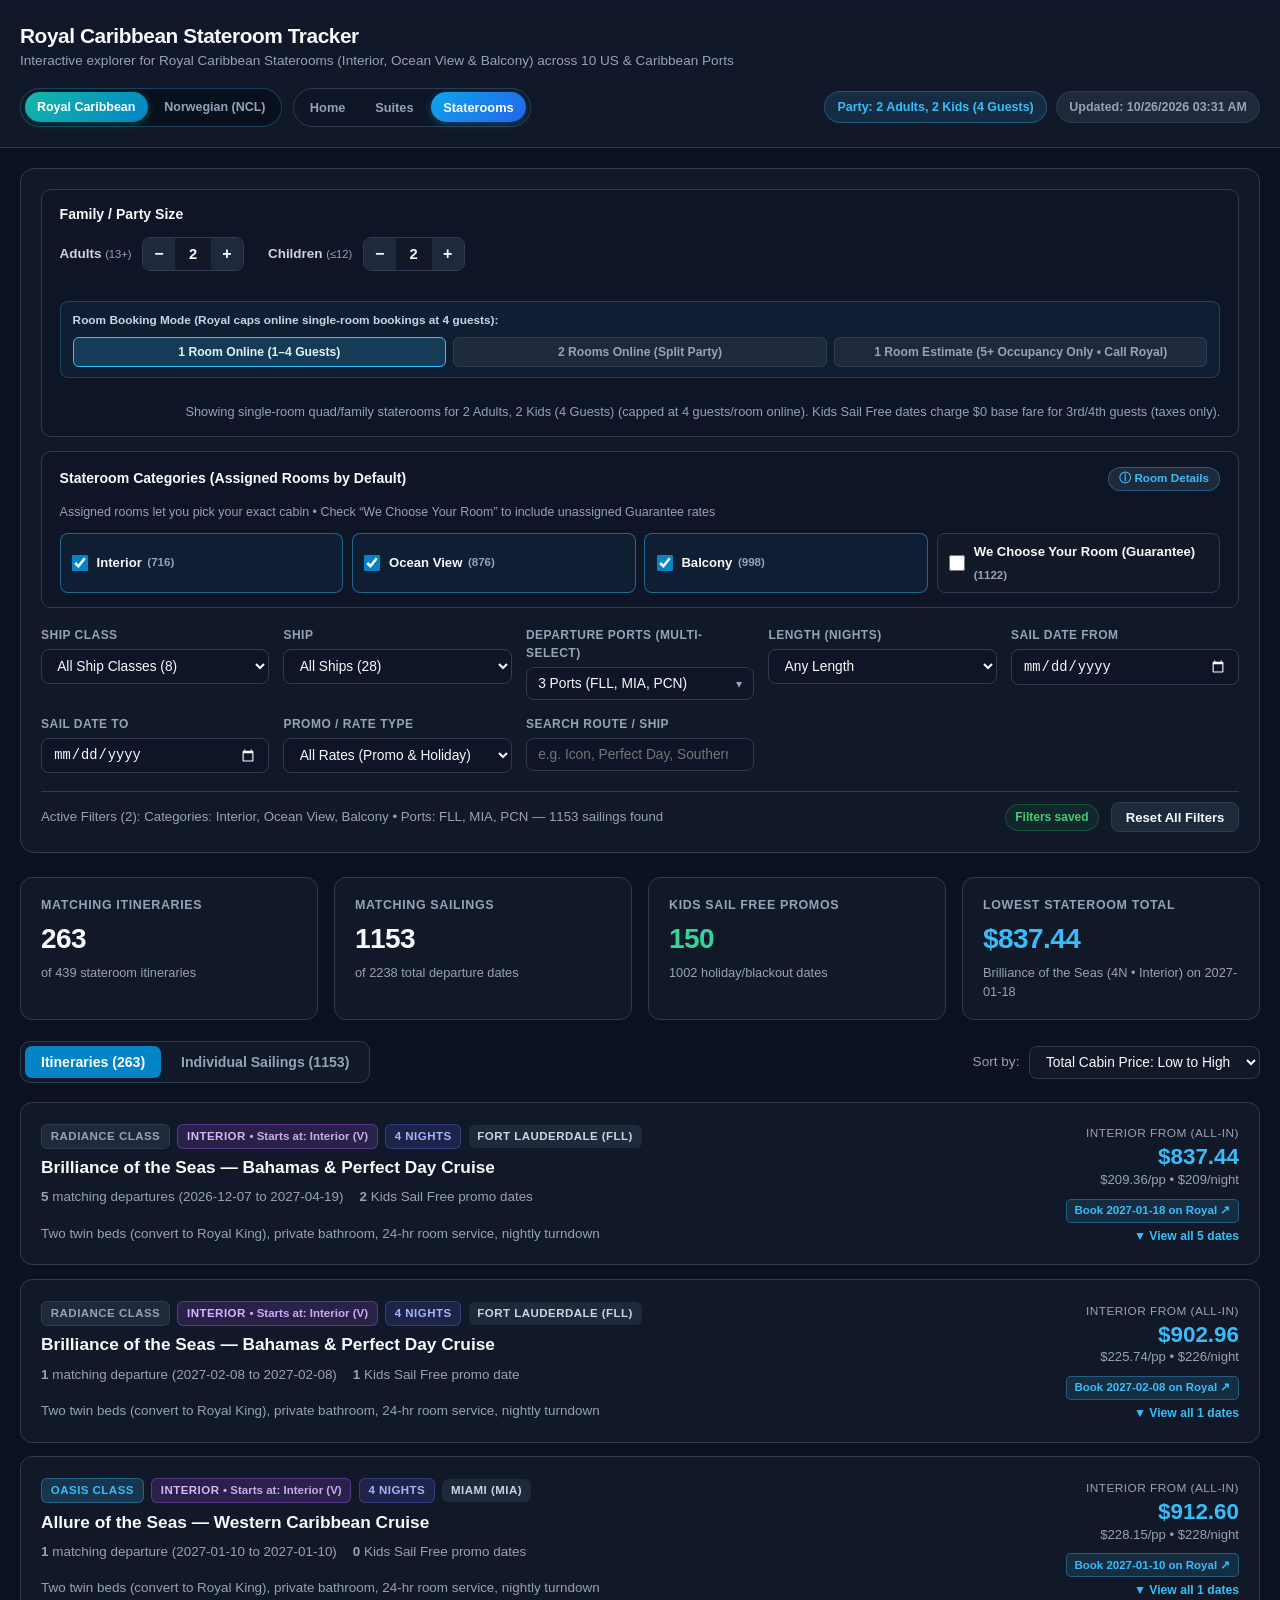
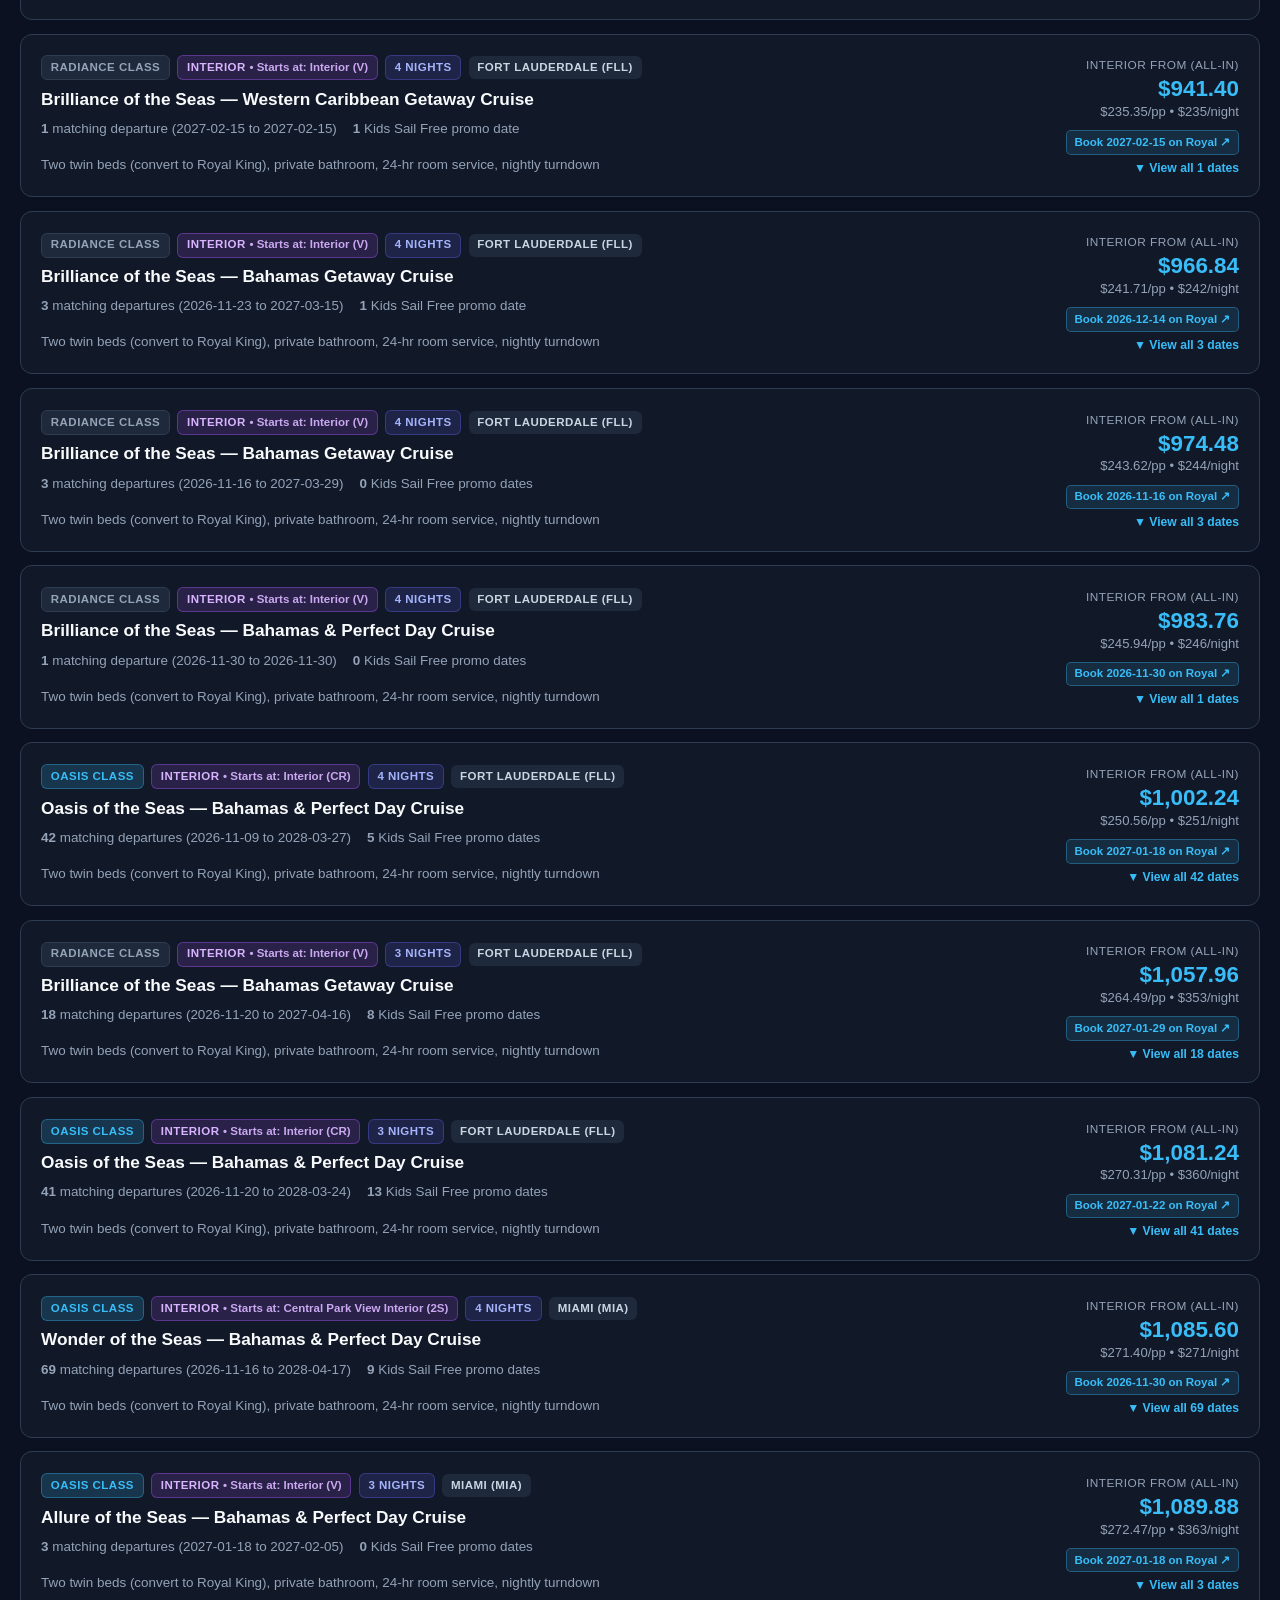
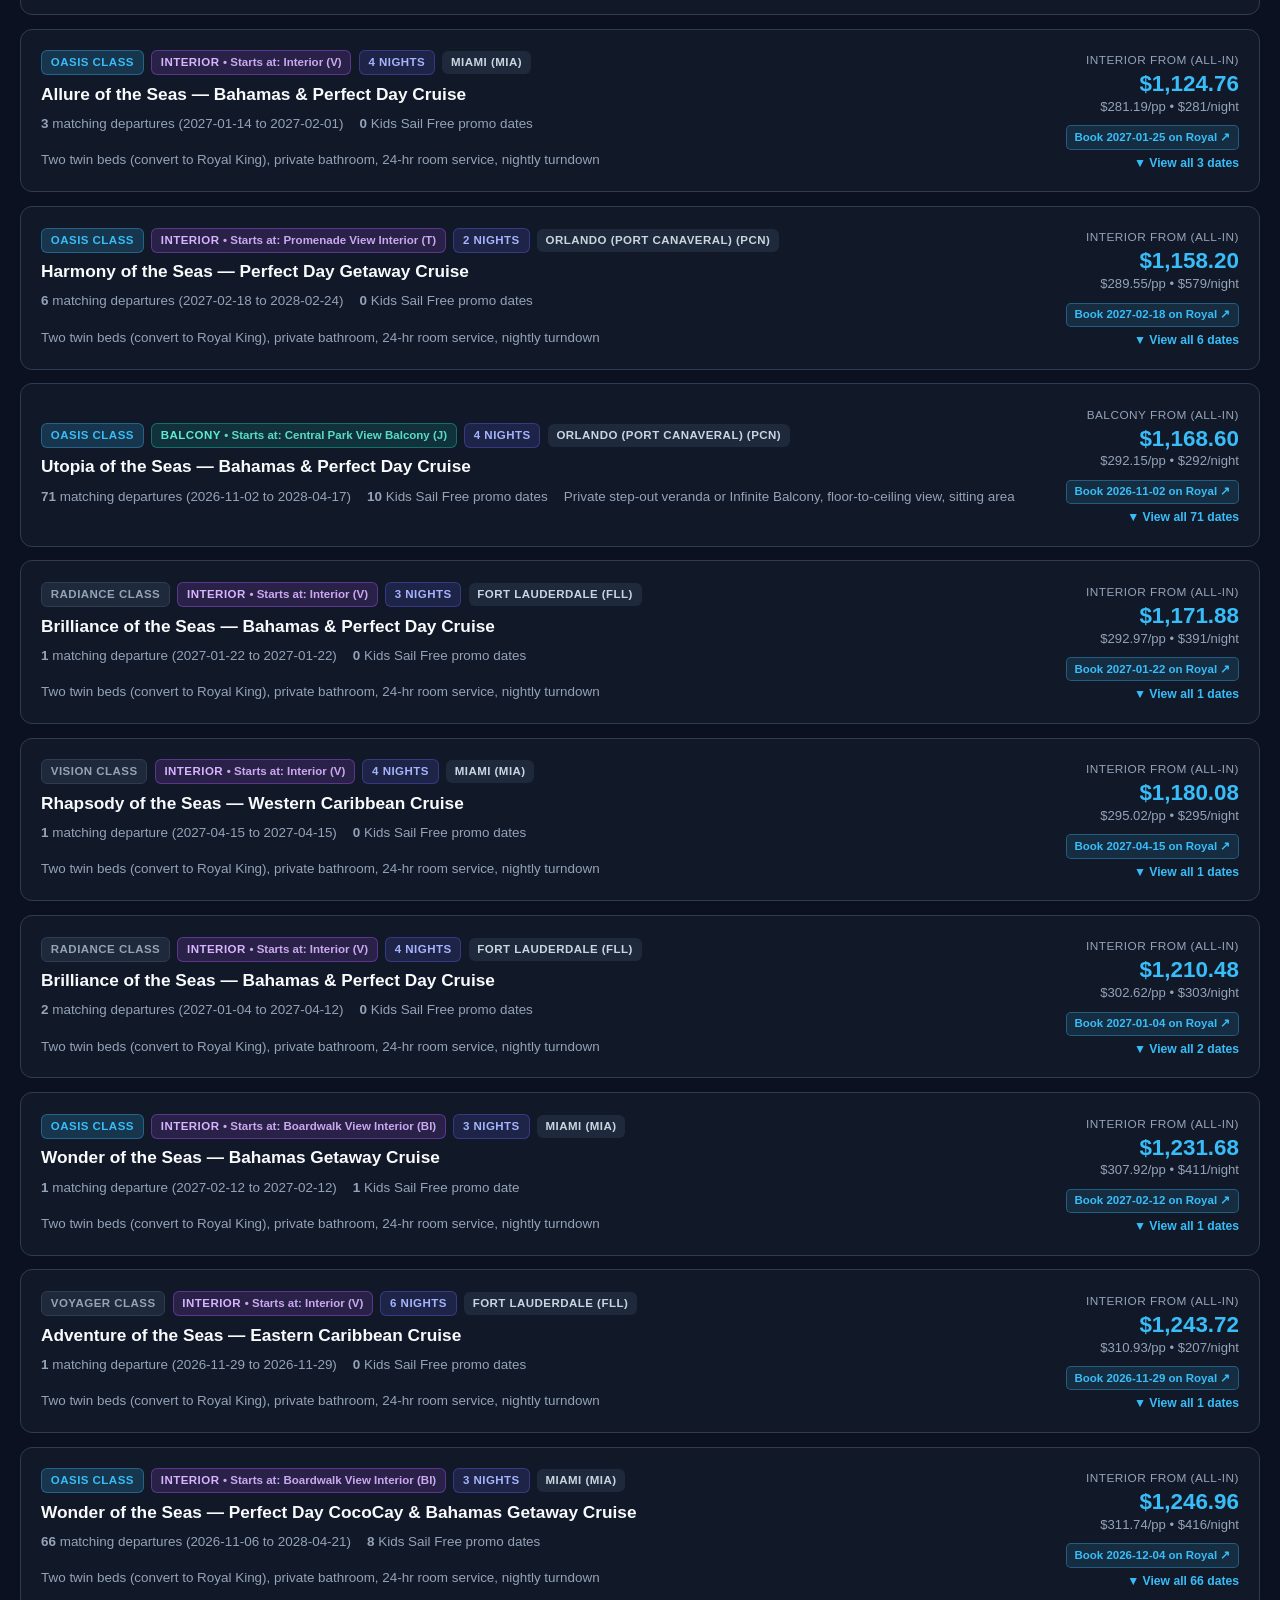
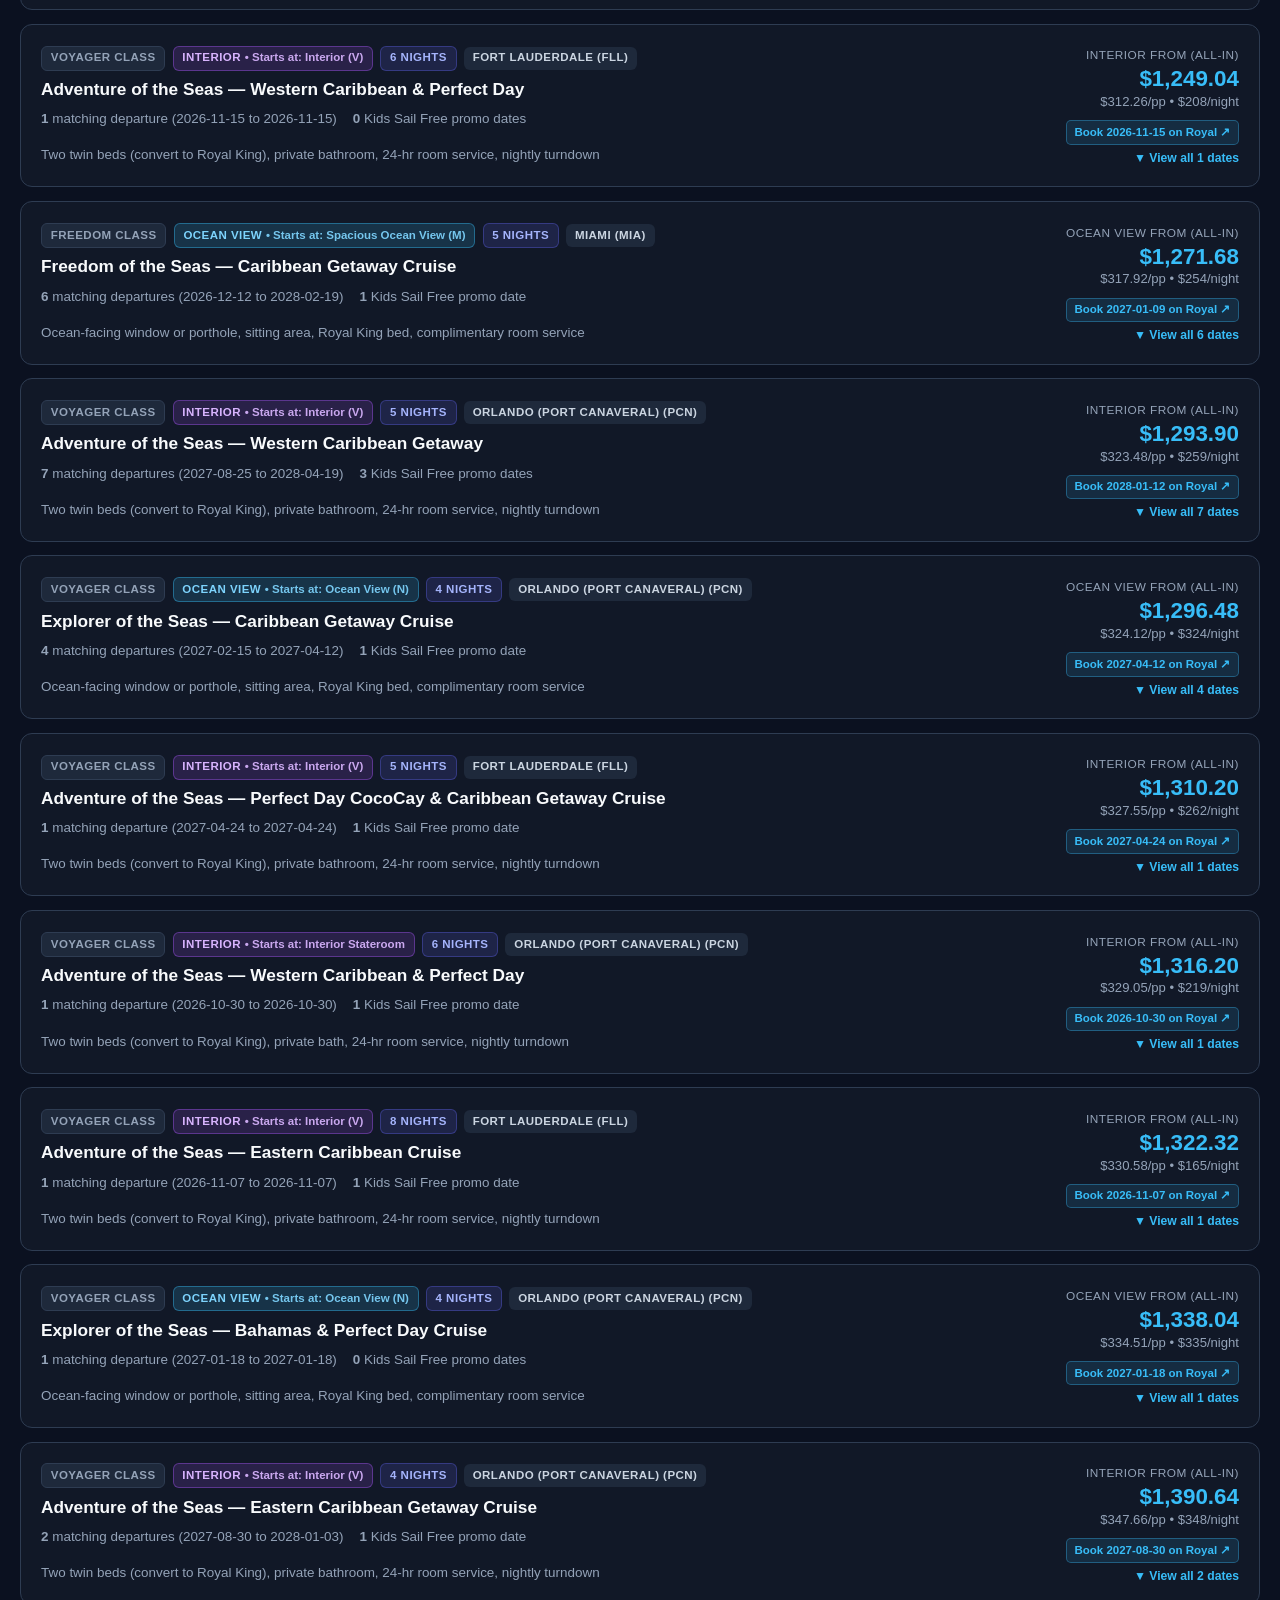
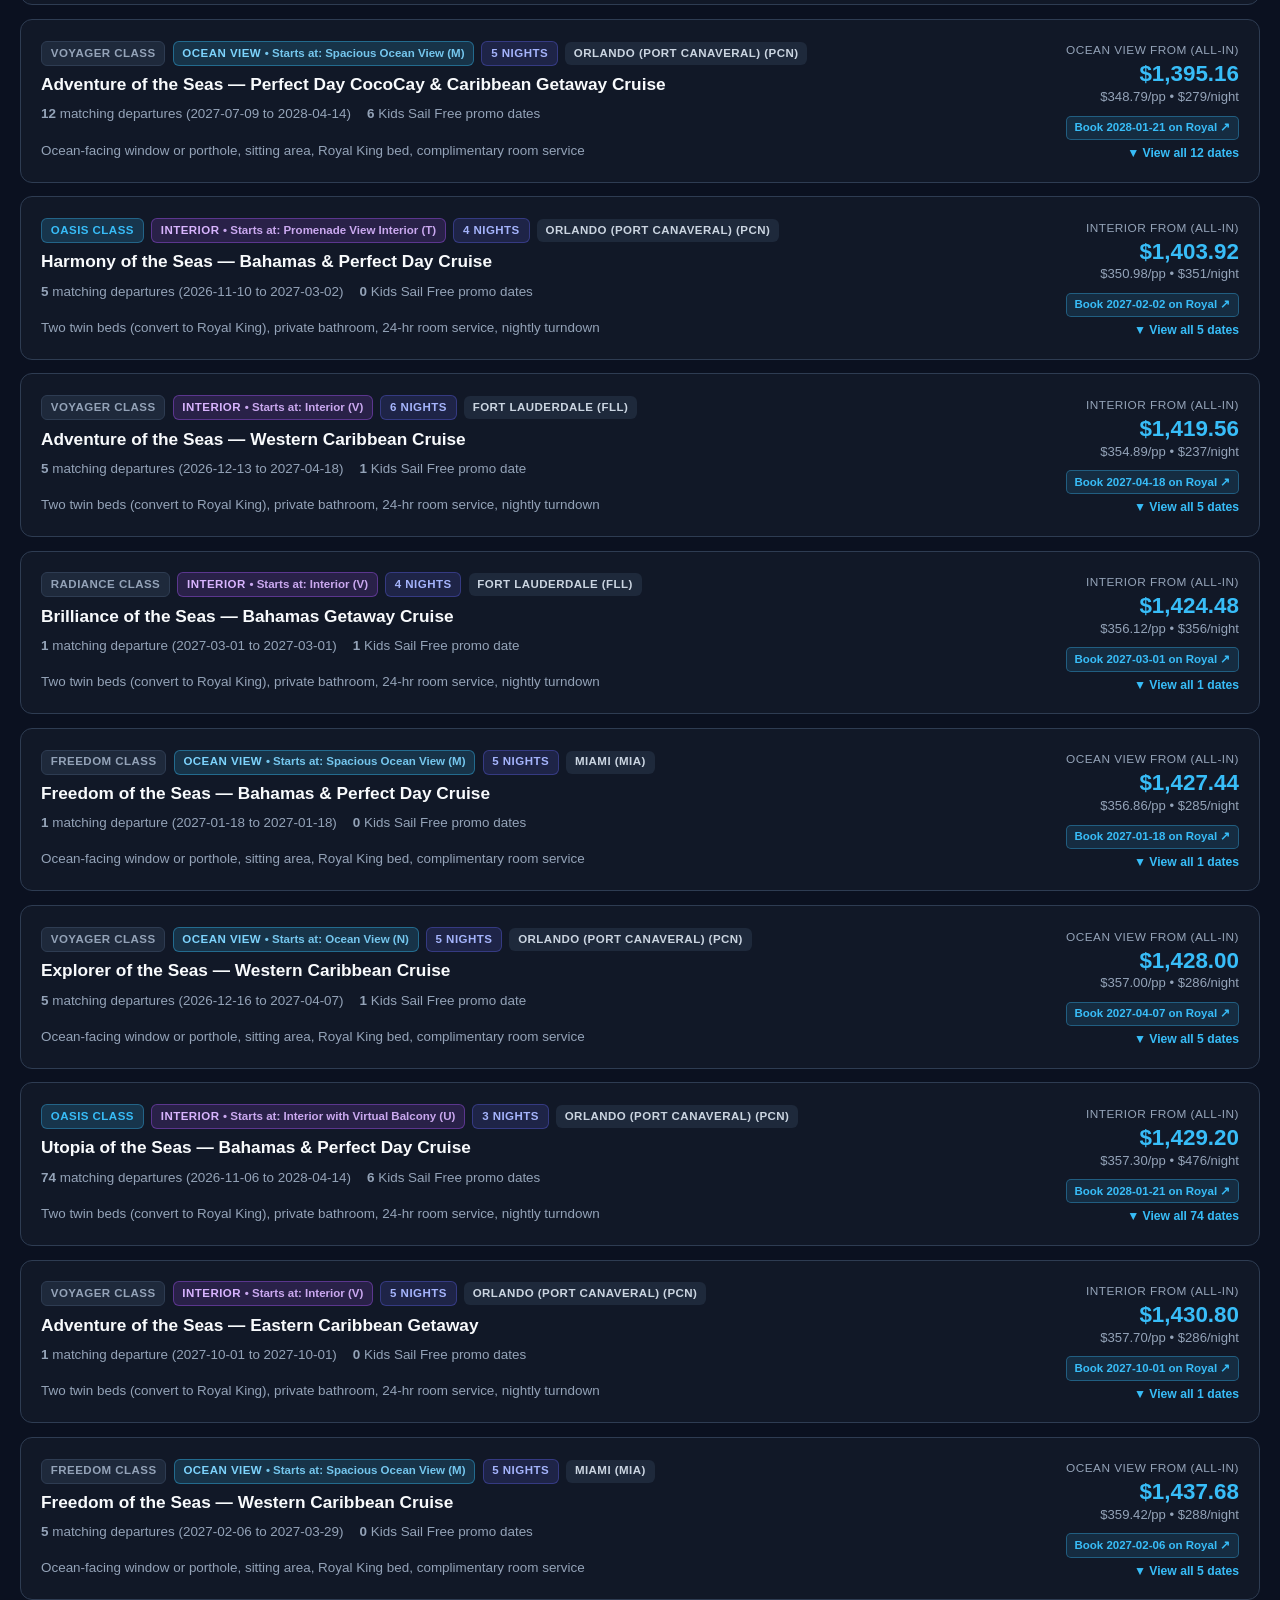
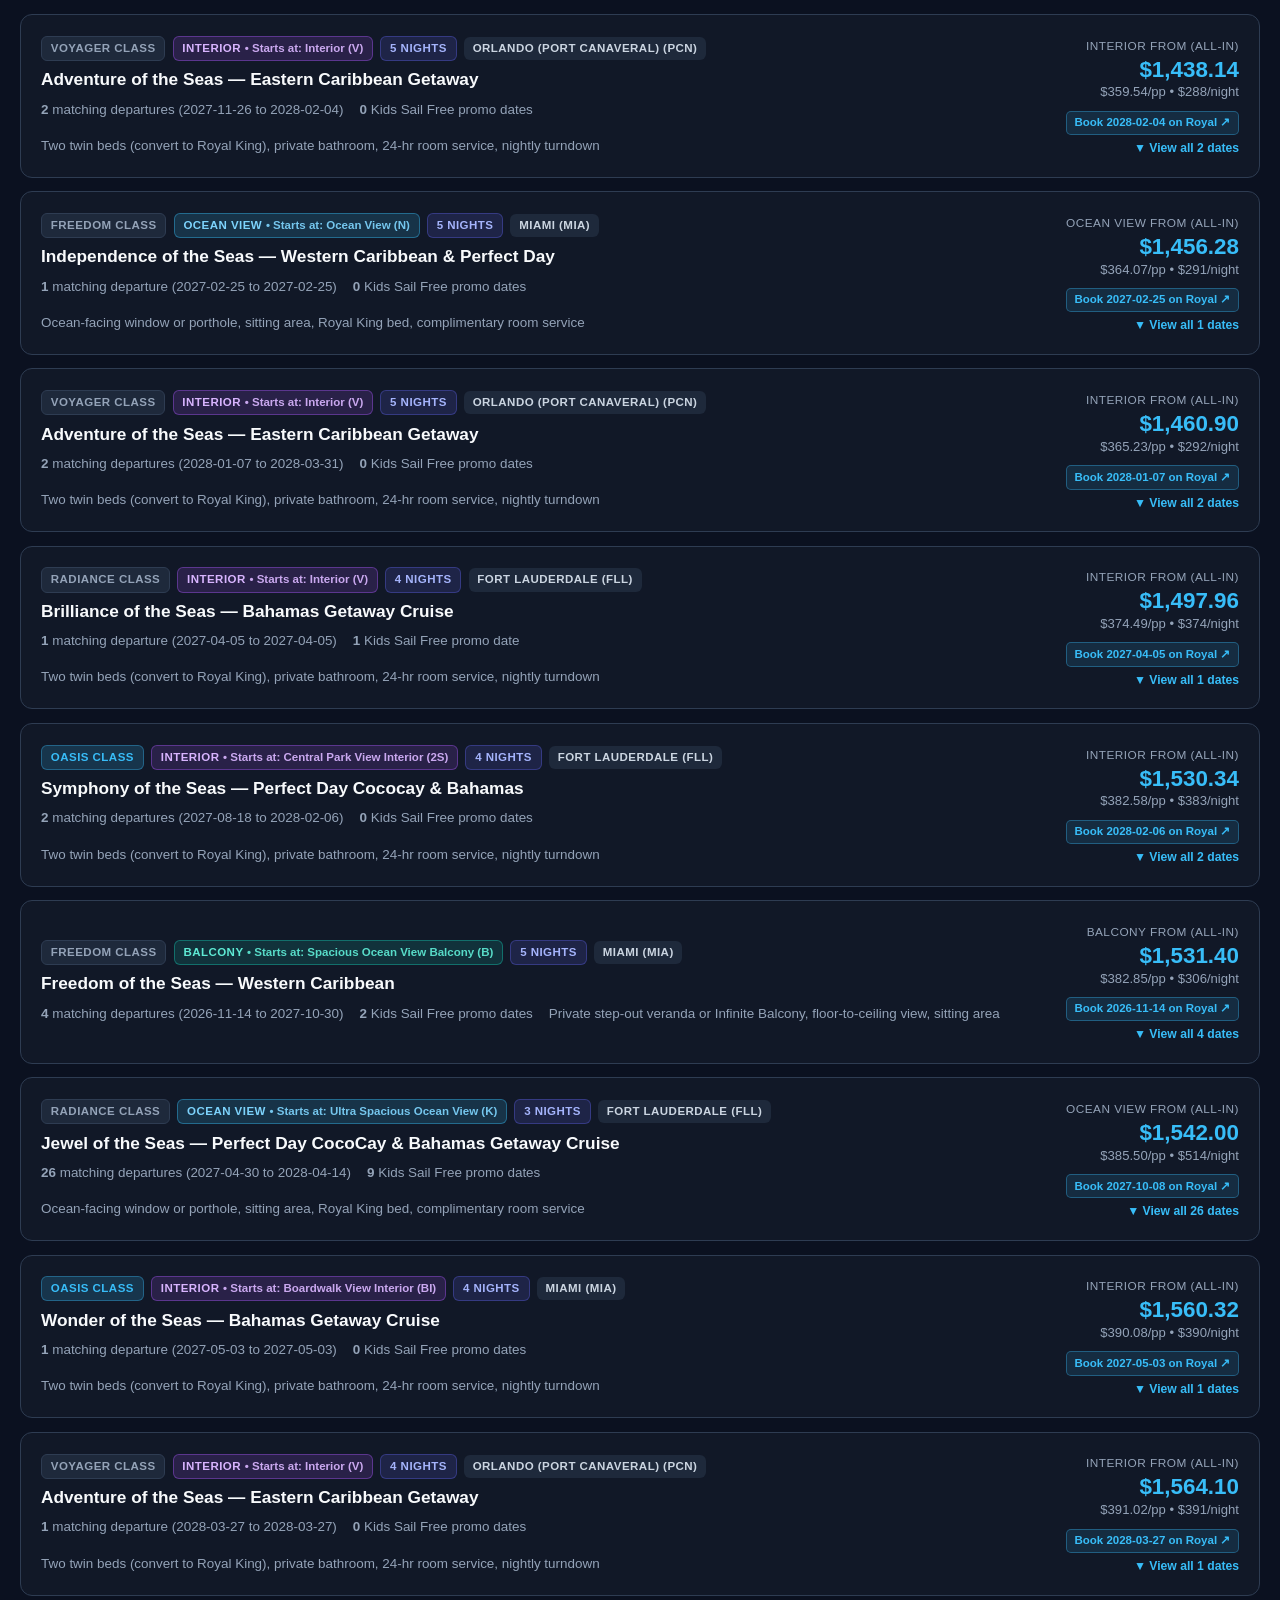
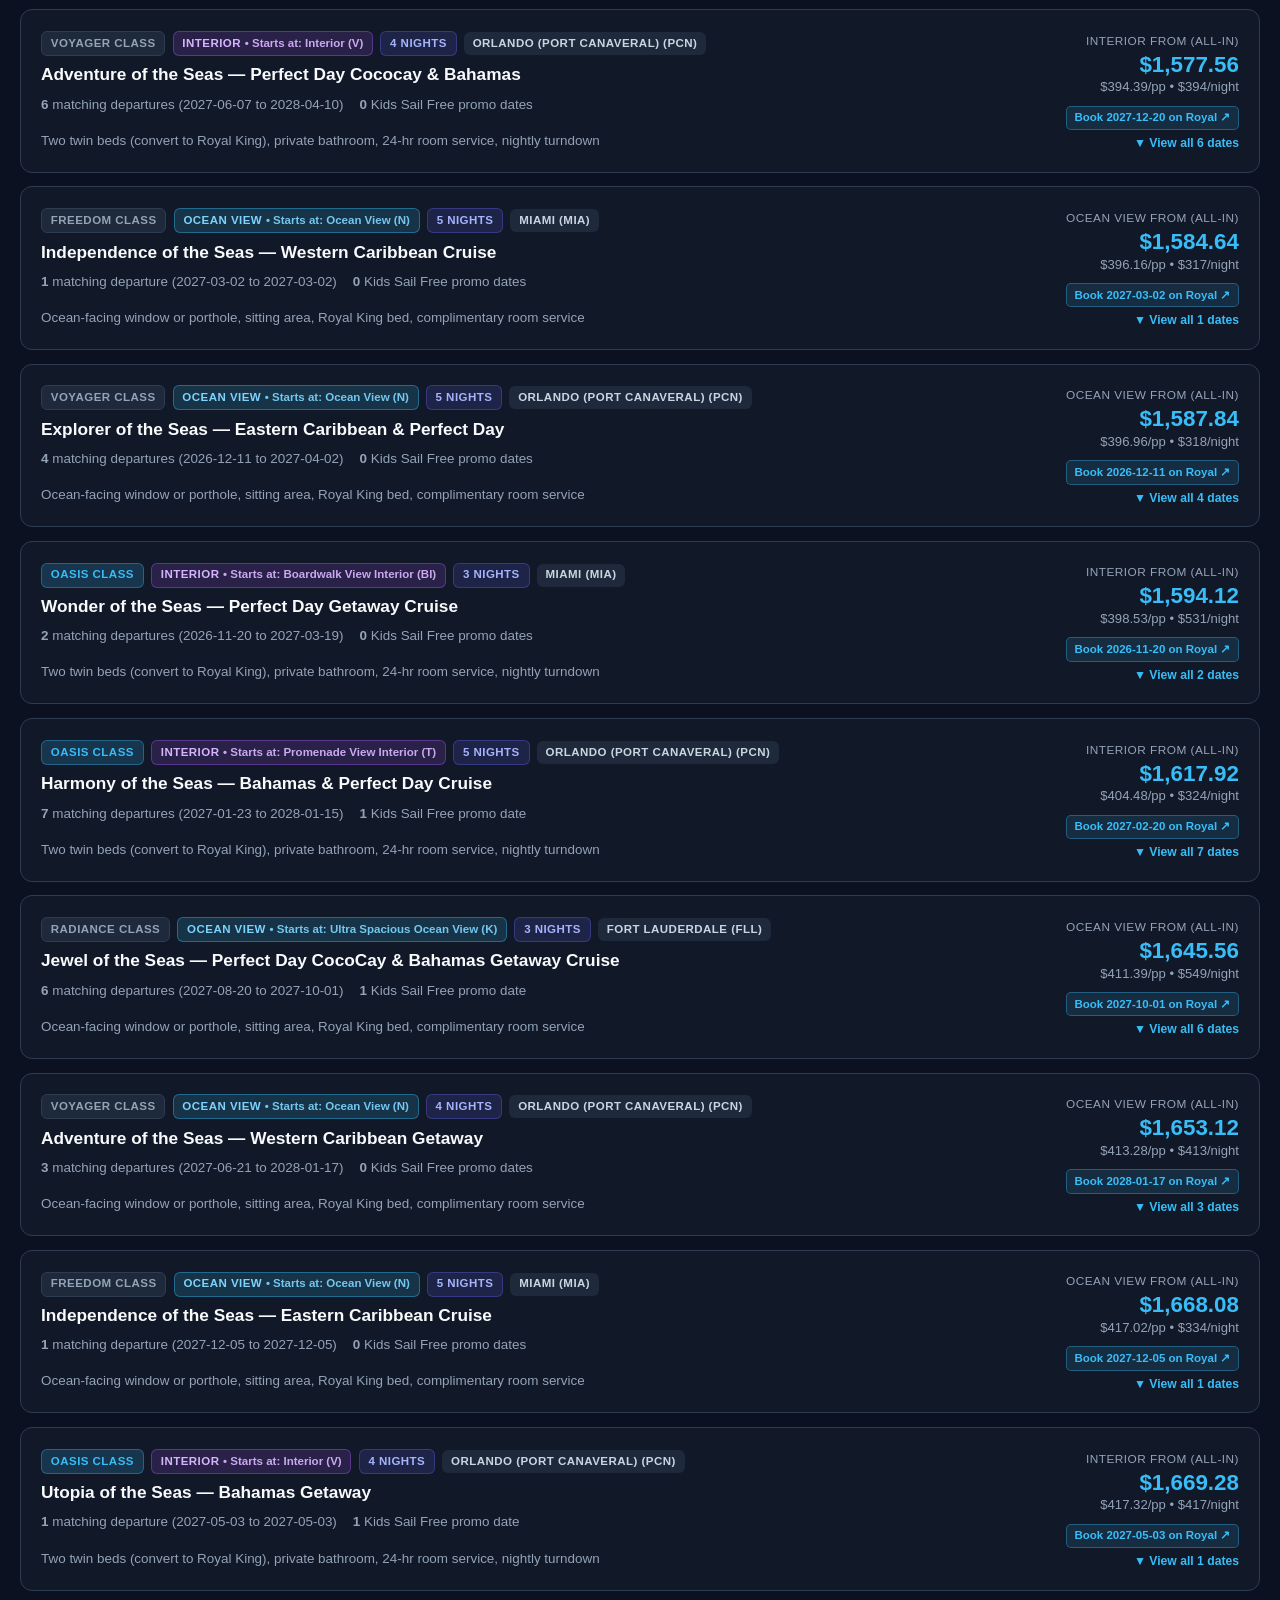
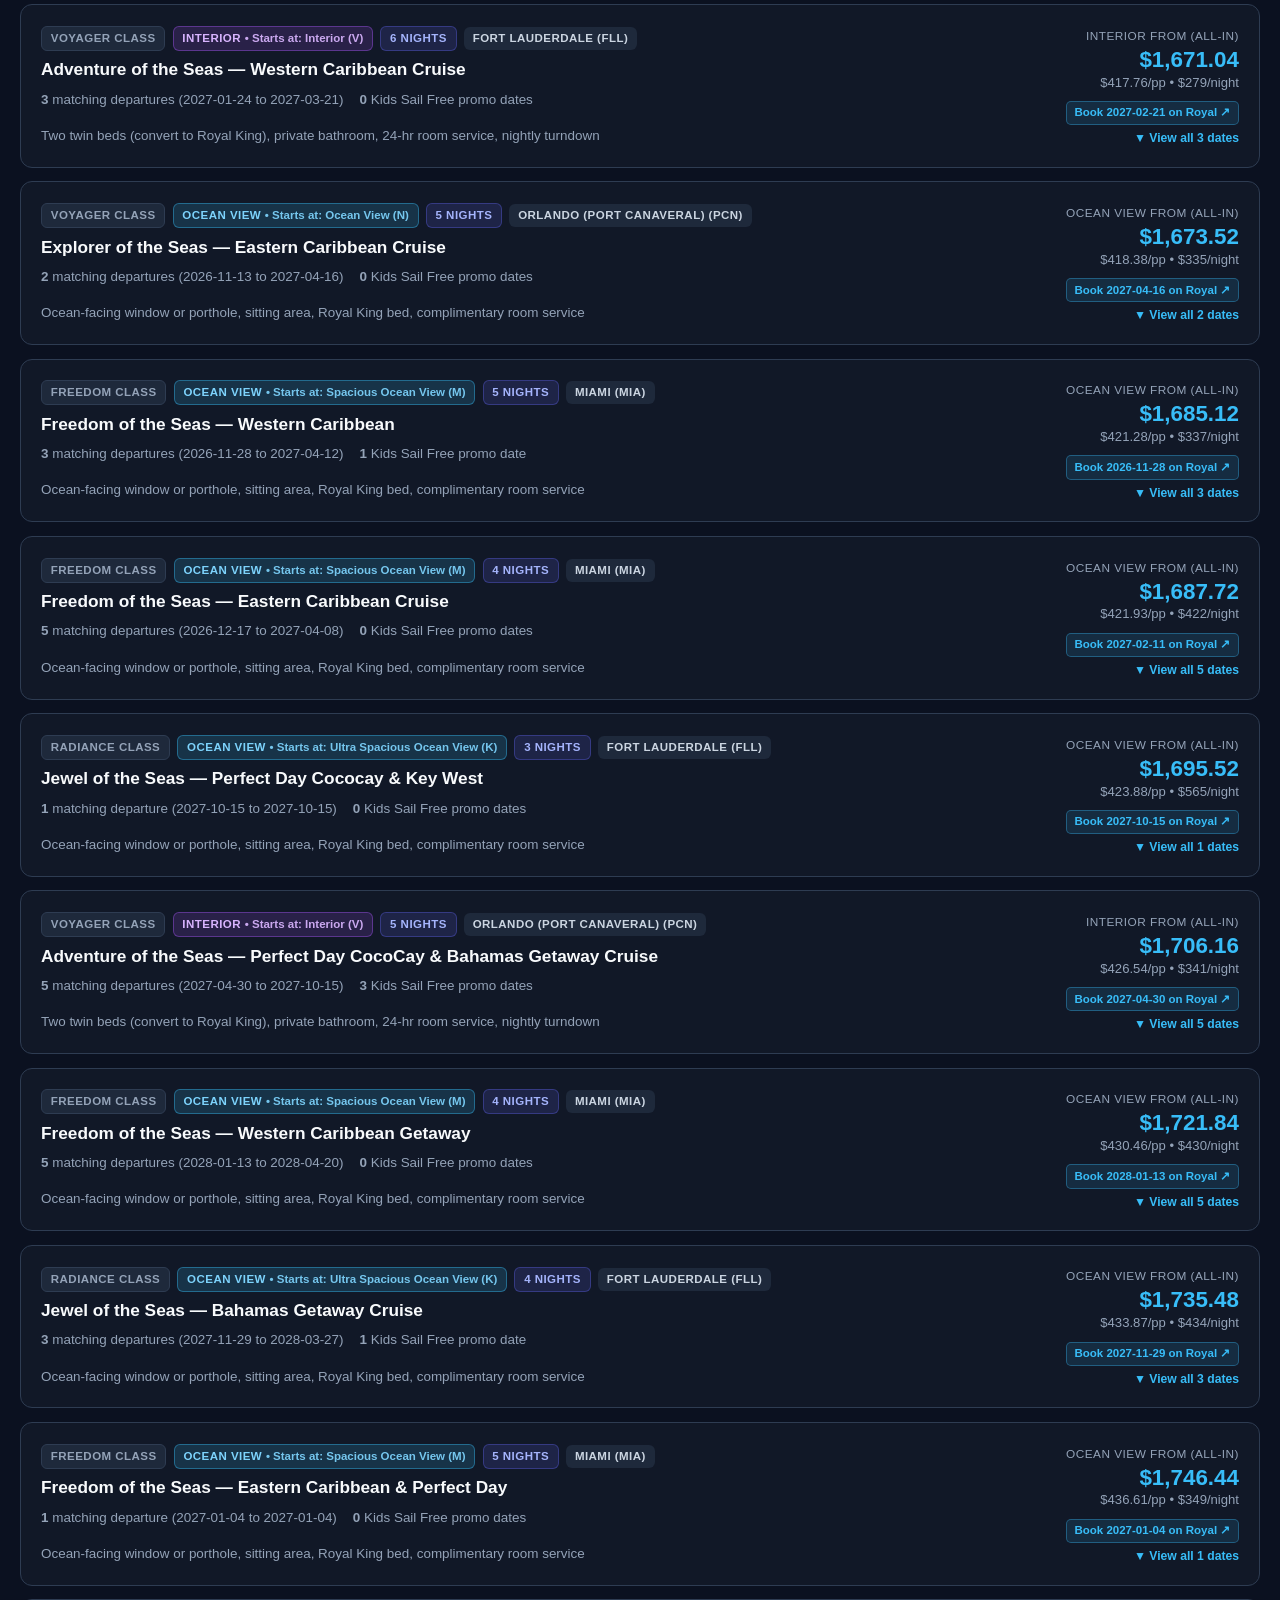
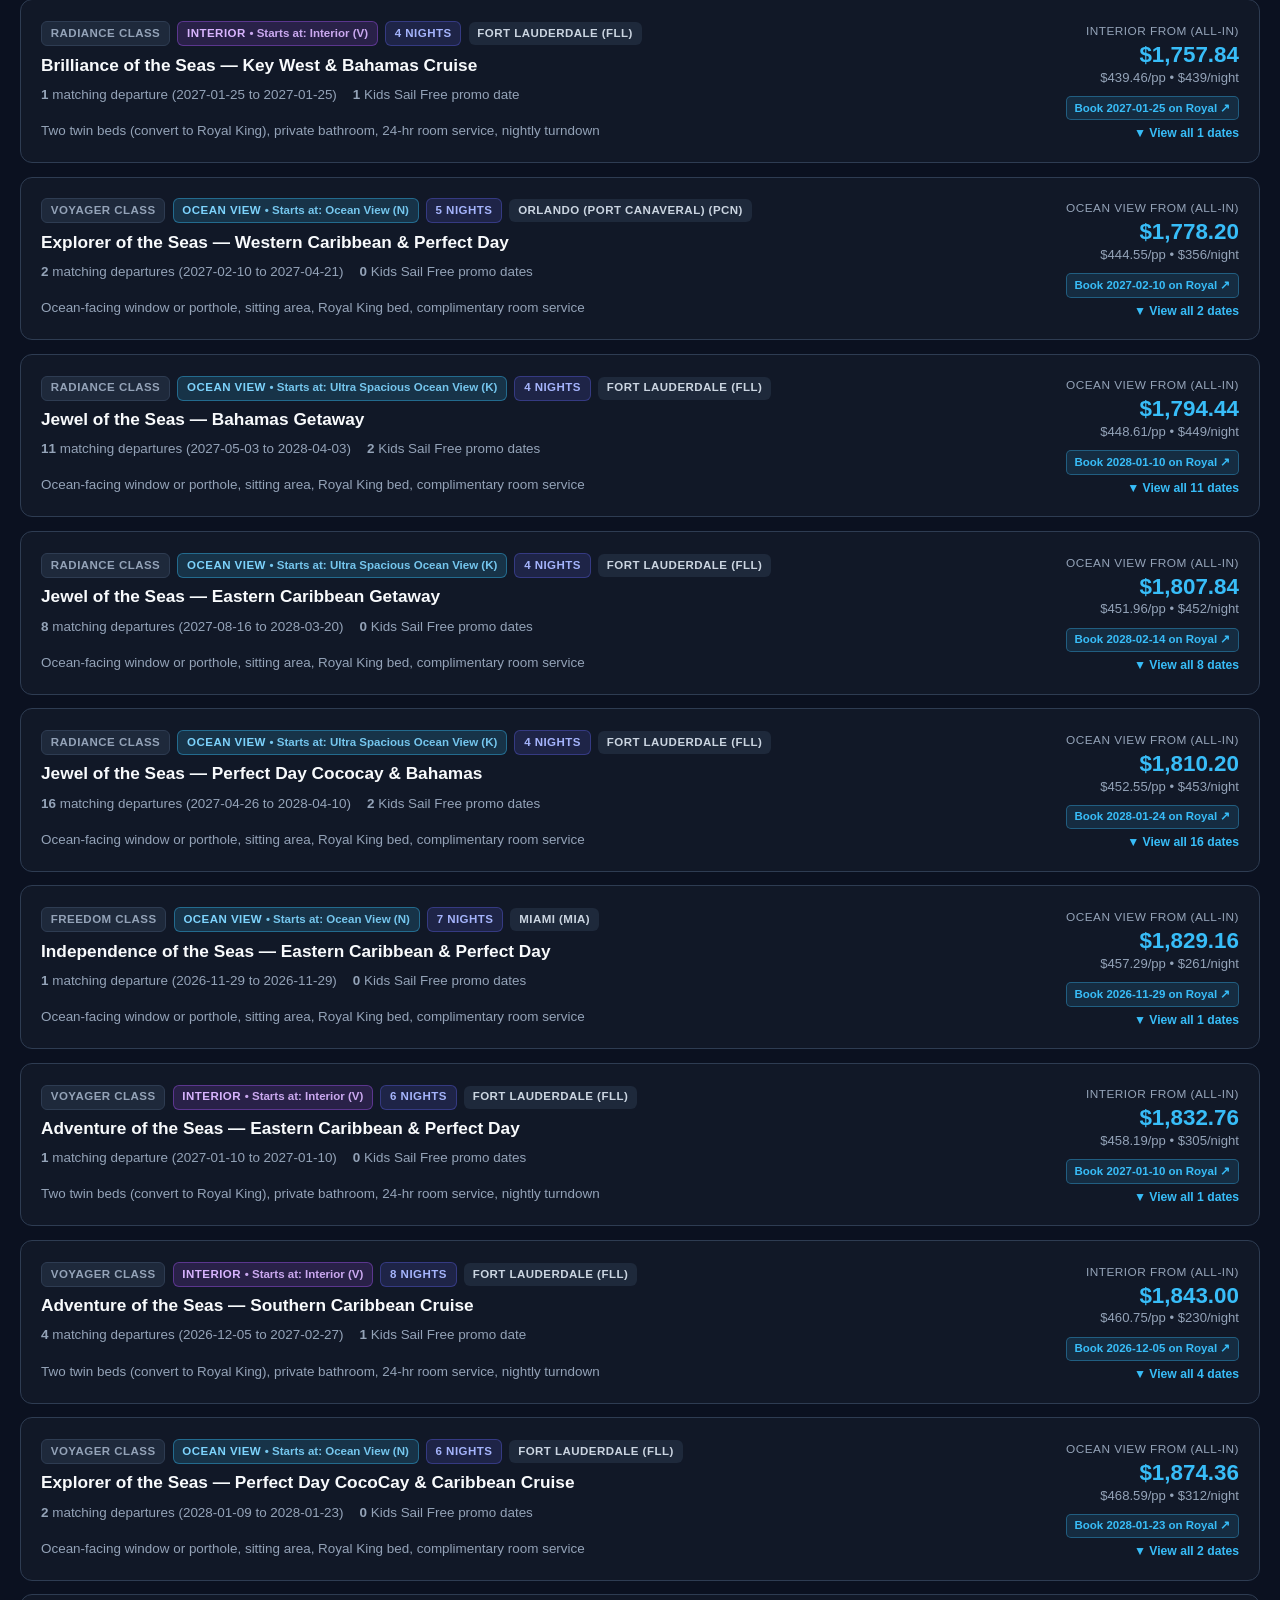
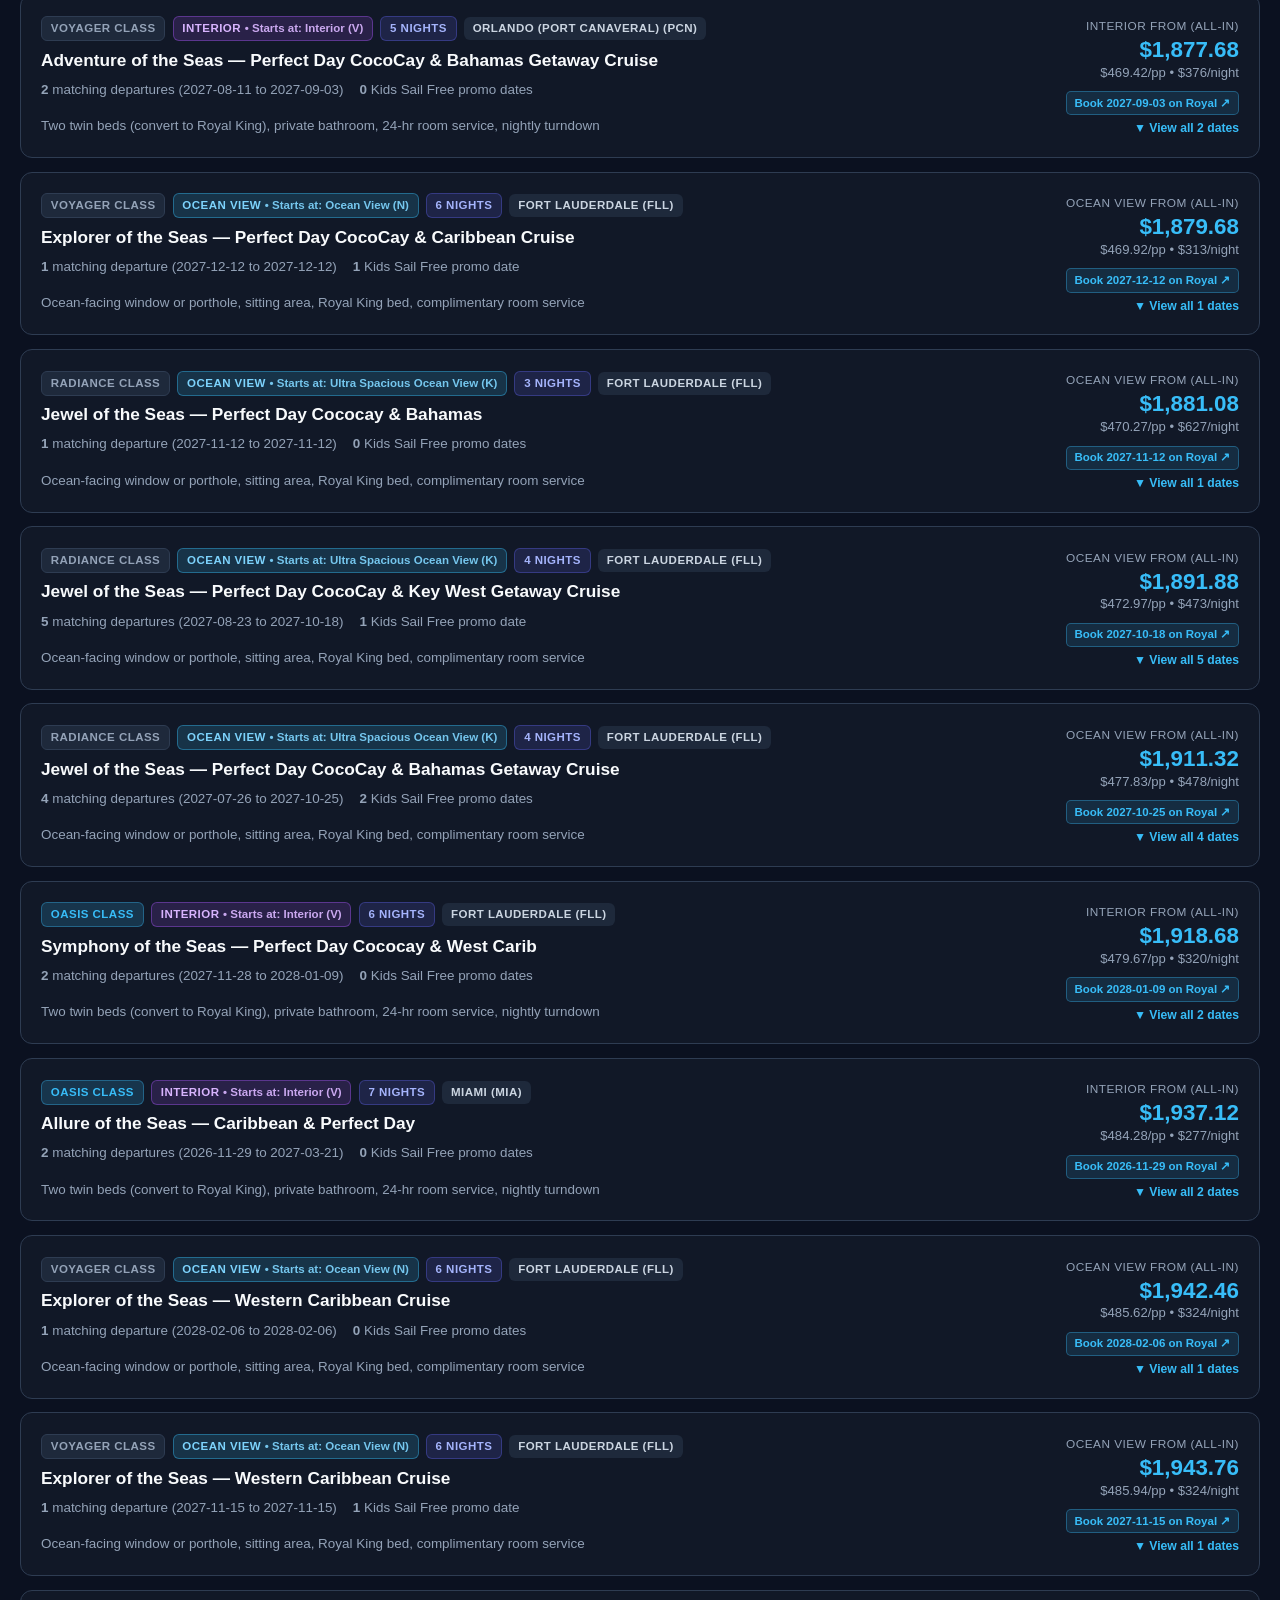
<file: staterooms.html>
<!DOCTYPE html>
<html lang="en">
<head>
  <meta charset="UTF-8" />
  <meta name="viewport" content="width=device-width, initial-scale=1.0" />
  <meta name="robots" content="noindex, nofollow, noarchive" />
  <meta name="googlebot" content="noindex, nofollow" />
  <title>Stateroom Tracker | Royal Caribbean Interior, Ocean View &amp; Balcony</title>
  <link rel="stylesheet" href="styles.css?v=15" />
</head>
<body data-mode="staterooms">
  <header class="site-header">
    <div class="container header-inner">
      <div class="brand">
        <div>
          <h1>Royal Caribbean Stateroom Tracker</h1>
          <p class="subtitle" id="meta-subtitle">Loading Interior, Ocean View &amp; Balcony staterooms across 10 ports...</p>
        </div>
      </div>
      <div class="header-nav-group">
        <div class="cruise-line-tabs" aria-label="Cruise Line Switcher">
          <a href="staterooms.html" class="line-tab active" aria-current="page">Royal Caribbean</a>
          <a href="ncl-staterooms.html" class="line-tab" title="Switch to Norwegian Cruise Line Staterooms">Norwegian (NCL)</a>
        </div>
        <nav class="top-nav" aria-label="Tracker Switcher">
          <a href="index.html" class="nav-pill">Home</a>
          <a href="suites.html" class="nav-pill">Suites</a>
          <a href="staterooms.html" class="nav-pill active">Staterooms</a>
        </nav>
      </div>
      <div class="header-meta">
        <span class="pill pill-outline" id="party-pill">Party: --</span>
        <span class="pill pill-muted" id="updated-pill">Updated: --</span>
      </div>
    </div>
  </header>

  <main class="container">
    <!-- Interactive Filter & Family Size Panel -->
    <section class="filter-panel" id="filter-panel" aria-label="Filters and Party Size">
      <button type="button" class="mobile-filter-toggle" id="mobile-filter-toggle" aria-expanded="true">
        <span>Party Size, Stateroom Types &amp; Filters</span>
        <span class="mobile-filter-chevron" id="mobile-filter-chevron">▲ Hide</span>
      </button>
      <div class="filter-collapsible-body" id="filter-collapsible-body">
        <div class="filter-panel-top">
          <!-- Family / Party Size Widget -->
          <div class="party-box">
            <div class="party-box-header">
              <span class="filter-section-title">Family / Party Size</span>
            </div>
            <div class="party-controls">
              <div class="stepper-group">
                <span class="stepper-label">Adults <small>(13+)</small></span>
                <div class="stepper">
                  <button type="button" class="step-btn" id="adults-minus" aria-label="Decrease adults">&minus;</button>
                  <span class="step-value" id="adults-val">2</span>
                  <button type="button" class="step-btn" id="adults-plus" aria-label="Increase adults">+</button>
                </div>
              </div>
              <div class="stepper-group">
                <span class="stepper-label">Children <small>(&le;12)</small></span>
                <div class="stepper">
                  <button type="button" class="step-btn" id="children-minus" aria-label="Decrease children">&minus;</button>
                  <span class="step-value" id="children-val">2</span>
                  <button type="button" class="step-btn" id="children-plus" aria-label="Increase children">+</button>
                </div>
              </div>
              <div class="room-mode-box" id="room-mode-box">
                <span class="room-mode-label" id="room-mode-label">Room Booking Mode (Royal caps online single-room bookings at 4 guests):</span>
                <div class="room-mode-btns">
                  <button type="button" class="room-mode-btn active" data-room-mode="single_room" id="mode-btn-single">
                    1 Room Online (1&ndash;4 Guests)
                  </button>
                  <button type="button" class="room-mode-btn" data-room-mode="two_rooms" id="mode-btn-two">
                    2 Rooms Online (Split Party)
                  </button>
                  <button type="button" class="room-mode-btn" data-room-mode="single_room_5p" id="mode-btn-5p">
                    1 Room Estimate (5+ Occupancy Only &bull; Call Royal)
                  </button>
                </div>
              </div>
              <div class="party-note" id="party-note">
                All-in stateroom total dynamically includes taxes &amp; fees for all guests.
              </div>
            </div>
          </div>

          <!-- Stateroom Category Checkboxes -->
          <div class="tier-box">
            <div class="tier-box-header">
              <span class="filter-section-title">Stateroom Categories (Assigned Rooms by Default)</span>
              <div class="tier-header-actions">
                <button type="button" class="tier-details-toggle" id="tier-details-toggle" aria-expanded="false">
                  &#9432; Room Details
                </button>
              </div>
              <span class="tier-box-hint">Assigned rooms let you pick your exact cabin &bull; Check &ldquo;We Choose Your Room&rdquo; to include unassigned Guarantee rates</span>
            </div>
            <div class="tier-checkbox-grid" id="tier-checkbox-grid">
              <label class="tier-check-card tier-card-standard">
                <input type="checkbox" class="tier-checkbox" value="Interior" checked />
                <div class="tier-check-body">
                  <div class="tier-check-title">Interior <span class="tier-count" id="tier-count-Interior"></span></div>
                  <div class="tier-check-desc">Interior (V), Promenade &amp; Spacious Interior (R) &bull; Pick your exact cabin location</div>
                </div>
              </label>

              <label class="tier-check-card tier-card-sea">
                <input type="checkbox" class="tier-checkbox" value="OceanView" checked />
                <div class="tier-check-body">
                  <div class="tier-check-title">Ocean View <span class="tier-count" id="tier-count-OceanView"></span></div>
                  <div class="tier-check-desc">Ocean View (N) &amp; Ultra Spacious Ocean View (K) &bull; Ocean-facing window or porthole</div>
                </div>
              </label>

              <label class="tier-check-card tier-card-sky">
                <input type="checkbox" class="tier-checkbox" value="Balcony" checked />
                <div class="tier-check-body">
                  <div class="tier-check-title">Balcony <span class="tier-count" id="tier-count-Balcony"></span></div>
                  <div class="tier-check-desc">Ocean View (D/C), Central Park (J) &amp; Boardwalk (CN) Balcony &bull; Private veranda</div>
                </div>
              </label>

              <label class="tier-check-card tier-card-guarantee">
                <input type="checkbox" class="tier-checkbox" value="Guarantee" />
                <div class="tier-check-body">
                  <div class="tier-check-title">We Choose Your Room (Guarantee) <span class="tier-count" id="tier-count-Guarantee"></span></div>
                  <div class="tier-check-desc">Unassigned Guarantee Rates (ZI / YO / XN / XB) &bull; Royal assigns your exact room prior to sailing</div>
                </div>
              </label>
            </div>
          </div>
        </div>

        <!-- Collapsible Search & Route Filters -->
        <div class="sub-collapsible-section" id="more-filters-section">
          <button type="button" class="sub-collapsible-toggle" id="more-filters-toggle" aria-expanded="false">
            <span class="sub-toggle-left">
              <strong>Route, Ship, Port &amp; Date Filters</strong>
              <span class="sub-toggle-badge" id="more-filters-badge">3 Ports</span>
            </span>
            <span class="sub-toggle-chevron" id="more-filters-chevron">&#9662; Show Filters</span>
          </button>
          <div class="filter-grid" id="filter-grid-body">
          <div class="filter-field">
            <label for="filter-ship-class">Ship Class</label>
            <select id="filter-ship-class">
              <option value="all">All Ship Classes</option>
            </select>
          </div>

          <div class="filter-field">
            <label for="filter-ship">Ship</label>
            <select id="filter-ship">
              <option value="all">All Ships</option>
            </select>
          </div>

          <div class="filter-field port-multiselect-field" id="port-multiselect">
            <label for="port-dropdown-btn">Departure Ports (Multi-Select)</label>
            <button type="button" class="multiselect-trigger" id="port-dropdown-btn" aria-expanded="false">
              <span class="multiselect-label" id="port-dropdown-label">3 Ports (FLL, MIA, PCN)</span>
              <span class="multiselect-caret">&#9662;</span>
            </button>
            <div class="multiselect-menu hidden" id="port-dropdown-menu">
              <div class="multiselect-actions">
                <button type="button" class="ms-action-btn" data-port-preset="all">All Ports</button>
                <button type="button" class="ms-action-btn" data-port-preset="fl">Florida (4)</button>
                <button type="button" class="ms-action-btn" data-port-preset="orig3">FLL/MIA/PCN</button>
                <button type="button" class="ms-action-btn" data-port-preset="none">Clear</button>
              </div>
              <div class="multiselect-list" id="port-options-list"></div>
              <div class="multiselect-add-port">
                <div class="ms-add-row">
                  <input type="text" id="add-port-input" placeholder="Add port code (e.g. TPA, GAL, SEA)" maxlength="5" />
                  <button type="button" id="add-port-btn" class="ms-add-btn">+ Add</button>
                </div>
                <div class="ms-add-hint" id="add-port-hint">
                  Included: FLL, MIA, PCN, TPA, GAL, BYE, SJU, MSY, BWI, LAX
                </div>
              </div>
            </div>
          </div>

          <div class="filter-field">
            <label for="filter-nights">Length (Nights)</label>
            <select id="filter-nights">
              <option value="all">Any Length</option>
              <option value="short">3–4 Nights (Weekend/Short)</option>
              <option value="medium">5–6 Nights</option>
              <option value="week">7 Nights</option>
              <option value="long">8+ Nights</option>
            </select>
          </div>

          <div class="filter-field">
            <label for="filter-date-start">Sail Date From</label>
            <input type="date" id="filter-date-start" />
          </div>

          <div class="filter-field">
            <label for="filter-date-end">Sail Date To</label>
            <input type="date" id="filter-date-end" />
          </div>

          <div class="filter-field">
            <label for="filter-rate">Promo / Rate Type</label>
            <select id="filter-rate">
              <option value="all">All Rates (Promo &amp; Holiday)</option>
              <option value="promo">Kids Sail Free Promos Only</option>
              <option value="holiday">Holiday / Blackout Only</option>
            </select>
          </div>

          <div class="filter-field">
            <label for="filter-search">Search Route / Ship</label>
            <input type="search" id="filter-search" placeholder="e.g. Icon, Perfect Day, Southern..." />
          </div>
          </div>
        </div>
      </div>

      <div class="filter-footer">
        <div class="active-filters-summary" id="active-filters-summary">Showing all available stateroom sailings</div>
        <div class="filter-footer-actions">
          <span class="saved-indicator" id="saved-prefs-badge" title="Your filters, ports, and party size are saved in your browser's localStorage">Filters saved</span>
          <button type="button" class="reset-btn" id="reset-filters-btn">Reset All Filters</button>
        </div>
      </div>
    </section>

    <!-- Summary KPI Cards -->
    <section class="kpi-grid" id="kpi-grid">
      <div class="kpi-card">
        <span class="kpi-label">Matching Itineraries</span>
        <strong class="kpi-value" id="kpi-itineraries">--</strong>
        <span class="kpi-sub" id="kpi-scanned">with available staterooms</span>
      </div>
      <div class="kpi-card">
        <span class="kpi-label">Matching Sailings</span>
        <strong class="kpi-value" id="kpi-sailings">--</strong>
        <span class="kpi-sub" id="kpi-sailings-sub">individual departure dates</span>
      </div>
      <div class="kpi-card">
        <span class="kpi-label">Kids Sail Free Promos</span>
        <strong class="kpi-value kpi-promo" id="kpi-promos">--</strong>
        <span class="kpi-sub" id="kpi-holidays">-- holiday/blackout dates</span>
      </div>
      <div class="kpi-card">
        <span class="kpi-label">Lowest Stateroom Total</span>
        <strong class="kpi-value kpi-accent" id="kpi-lowest">--</strong>
        <span class="kpi-sub" id="kpi-lowest-sub">incl. taxes &amp; fees</span>
      </div>
    </section>

    <!-- View Switcher & Quick Sort Bar -->
    <section class="toolbar">
      <div class="view-tabs" role="tablist">
        <button class="tab-btn active" data-view="itineraries" id="tab-itineraries">
          Itineraries (<span id="count-itineraries">0</span>)
        </button>
        <button class="tab-btn" data-view="sailings" id="tab-sailings">
          Individual Sailings (<span id="count-sailings">0</span>)
        </button>
      </div>

      <div class="toolbar-actions">
        <label class="sort-label" for="sort-select">Sort by:</label>
        <select id="sort-select" class="sort-select">
          <option value="total_asc">Total Cabin Price: Low to High</option>
          <option value="total_desc">Total Cabin Price: High to Low</option>
          <option value="pp_asc">Per Guest Price: Low to High</option>
          <option value="ppn_asc">Price / Night: Low to High</option>
          <option value="date_asc">Sail Date: Soonest First</option>
          <option value="date_desc">Sail Date: Latest First</option>
          <option value="nights_desc">Length: Longest First</option>
          <option value="nights_asc">Length: Shortest First</option>
          <option value="ship_asc">Ship Name (A–Z)</option>
        </select>
      </div>
    </section>

    <!-- Status / Error Banner -->
    <div id="status-banner" class="status-banner hidden"></div>

    <!-- Empty State -->
    <div id="empty-state" class="empty-state hidden">
      <h3>No stateroom sailings match your current filters</h3>
      <p>Try checking more Stateroom Categories (Interior / Ocean View / Balcony), widening your date range, or clicking Reset All Filters.</p>
    </div>

    <!-- VIEW 1: All Itineraries Grid/List -->
    <section id="view-itineraries" class="view-section">
      <div id="itineraries-container" class="itineraries-list"></div>
    </section>

    <!-- VIEW 2: All Individual Sailings Table -->
    <section id="view-sailings" class="view-section hidden">
      <div class="table-card">
        <div class="table-responsive">
          <table class="sailings-table sailings-table-all">
            <thead>
              <tr>
                <th class="sortable" data-sort="date">Sail Date <span class="sort-indicator"></span></th>
                <th class="sortable" data-sort="ship">Ship &amp; Class <span class="sort-indicator"></span></th>
                <th>Itinerary</th>
                <th>Port</th>
                <th class="sortable" data-sort="nights">Nights <span class="sort-indicator"></span></th>
                <th>Stateroom Category &amp; Details</th>
                <th class="num sortable" data-sort="pp">Per Guest <span class="sort-indicator"></span></th>
                <th class="num sortable" data-sort="total">Total w/ Taxes <span class="sort-indicator"></span></th>
                <th class="num sortable" data-sort="ppn">Per Night <span class="sort-indicator"></span></th>
                <th>Promo / Rate Status</th>
              </tr>
            </thead>
            <tbody id="sailings-tbody"></tbody>
          </table>
        </div>
      </div>
    </section>
  </main>

  <footer class="site-footer">
    <div class="container">
      <p>Powered by Royal Caribbean GraphQL Stateroom Tracker &bull; <a href="index.html" style="color:var(--accent);text-decoration:none">Home</a> &bull; <a href="suites.html" style="color:var(--accent);text-decoration:none">Switch to Royal Suites</a> &bull; <a href="ncl-staterooms.html" style="color:var(--accent);text-decoration:none">Switch to Norwegian (NCL)</a></p>
    </div>
  </footer>

  <script src="app.js?v=15"></script>
</body>
</html>
</file>
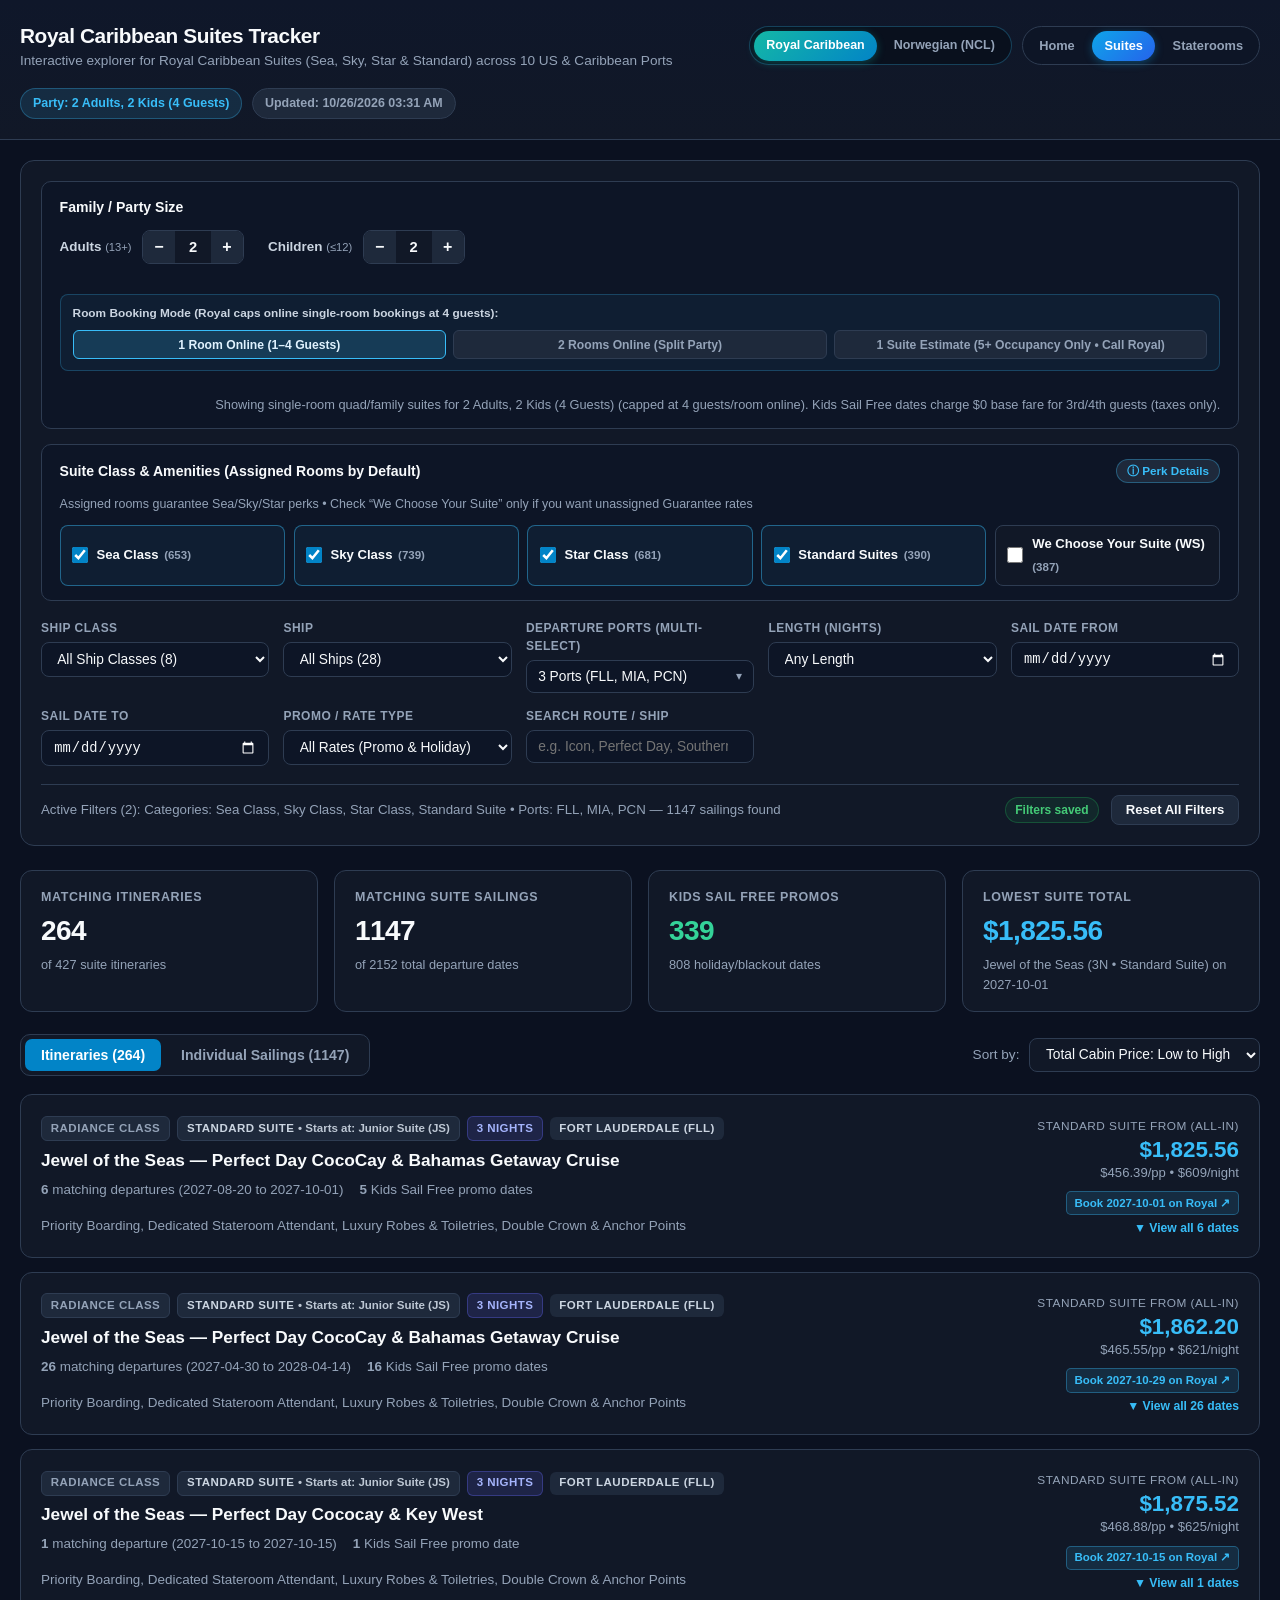
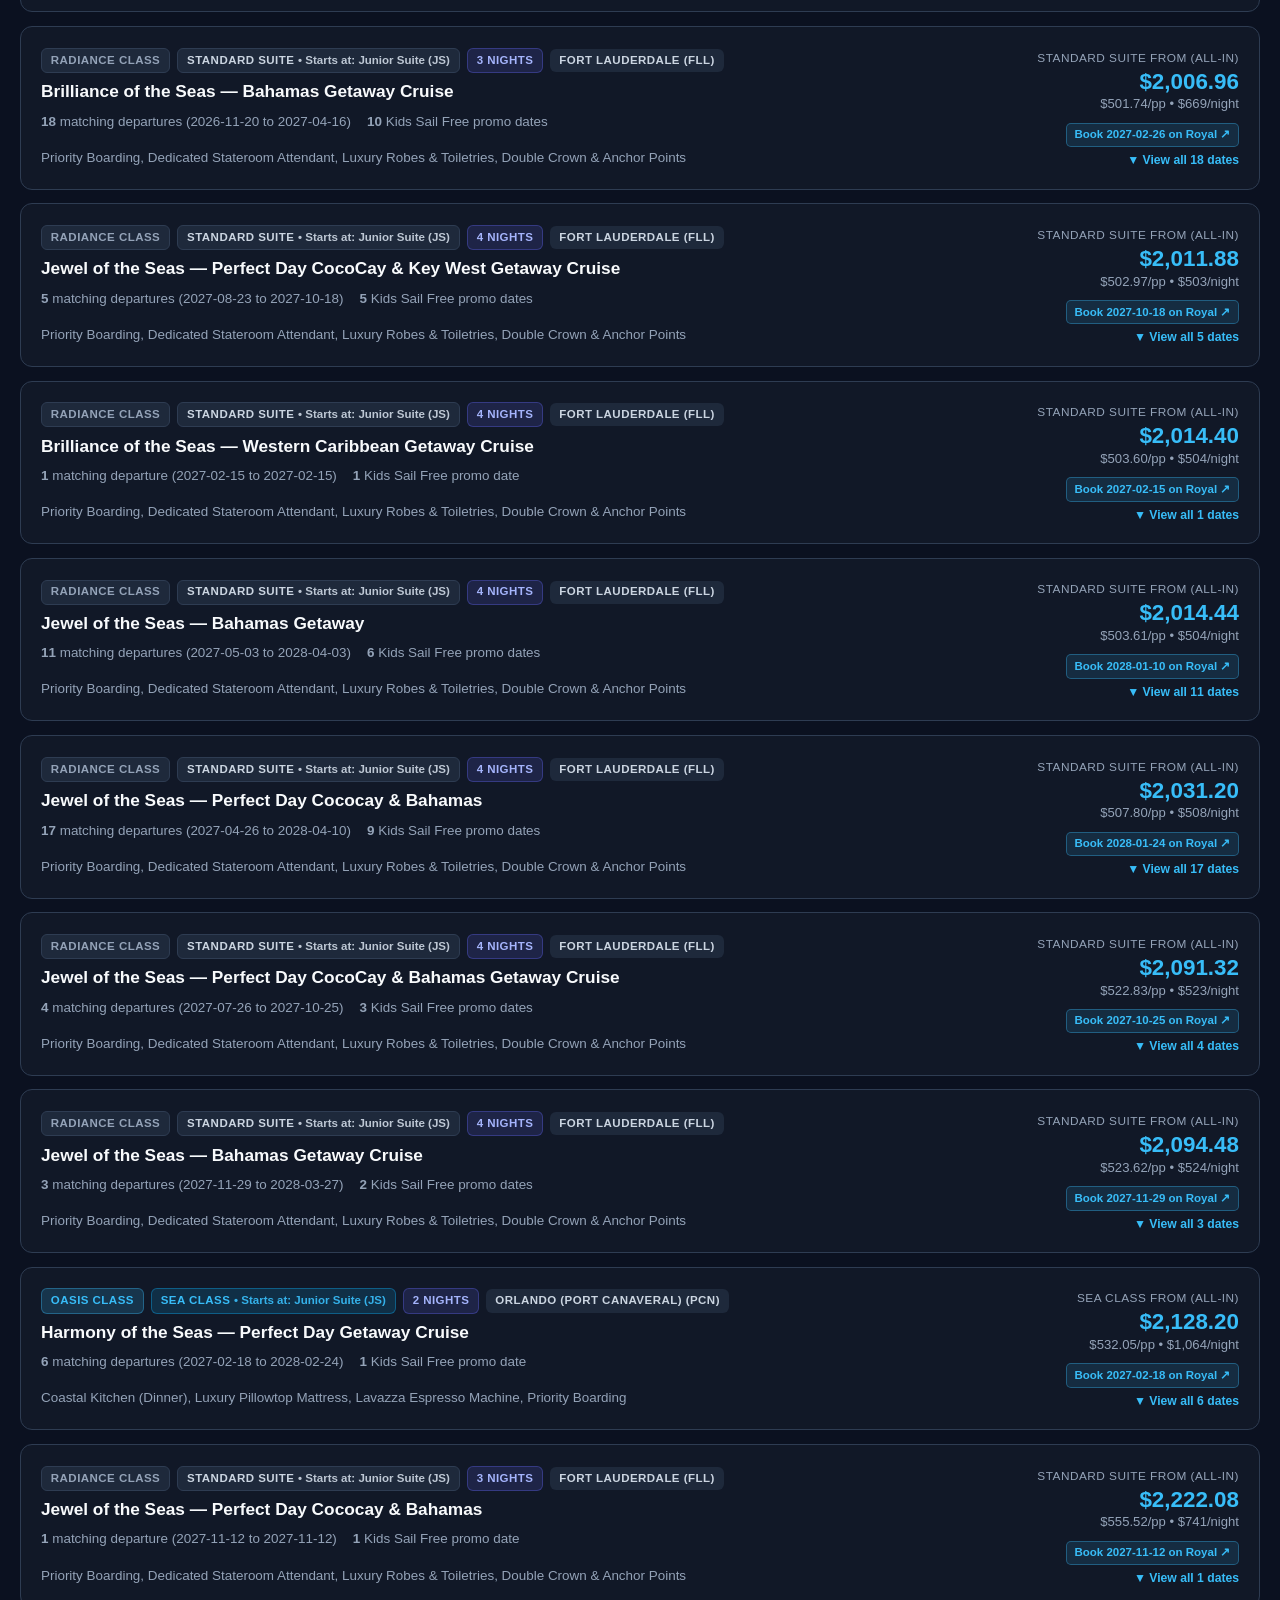
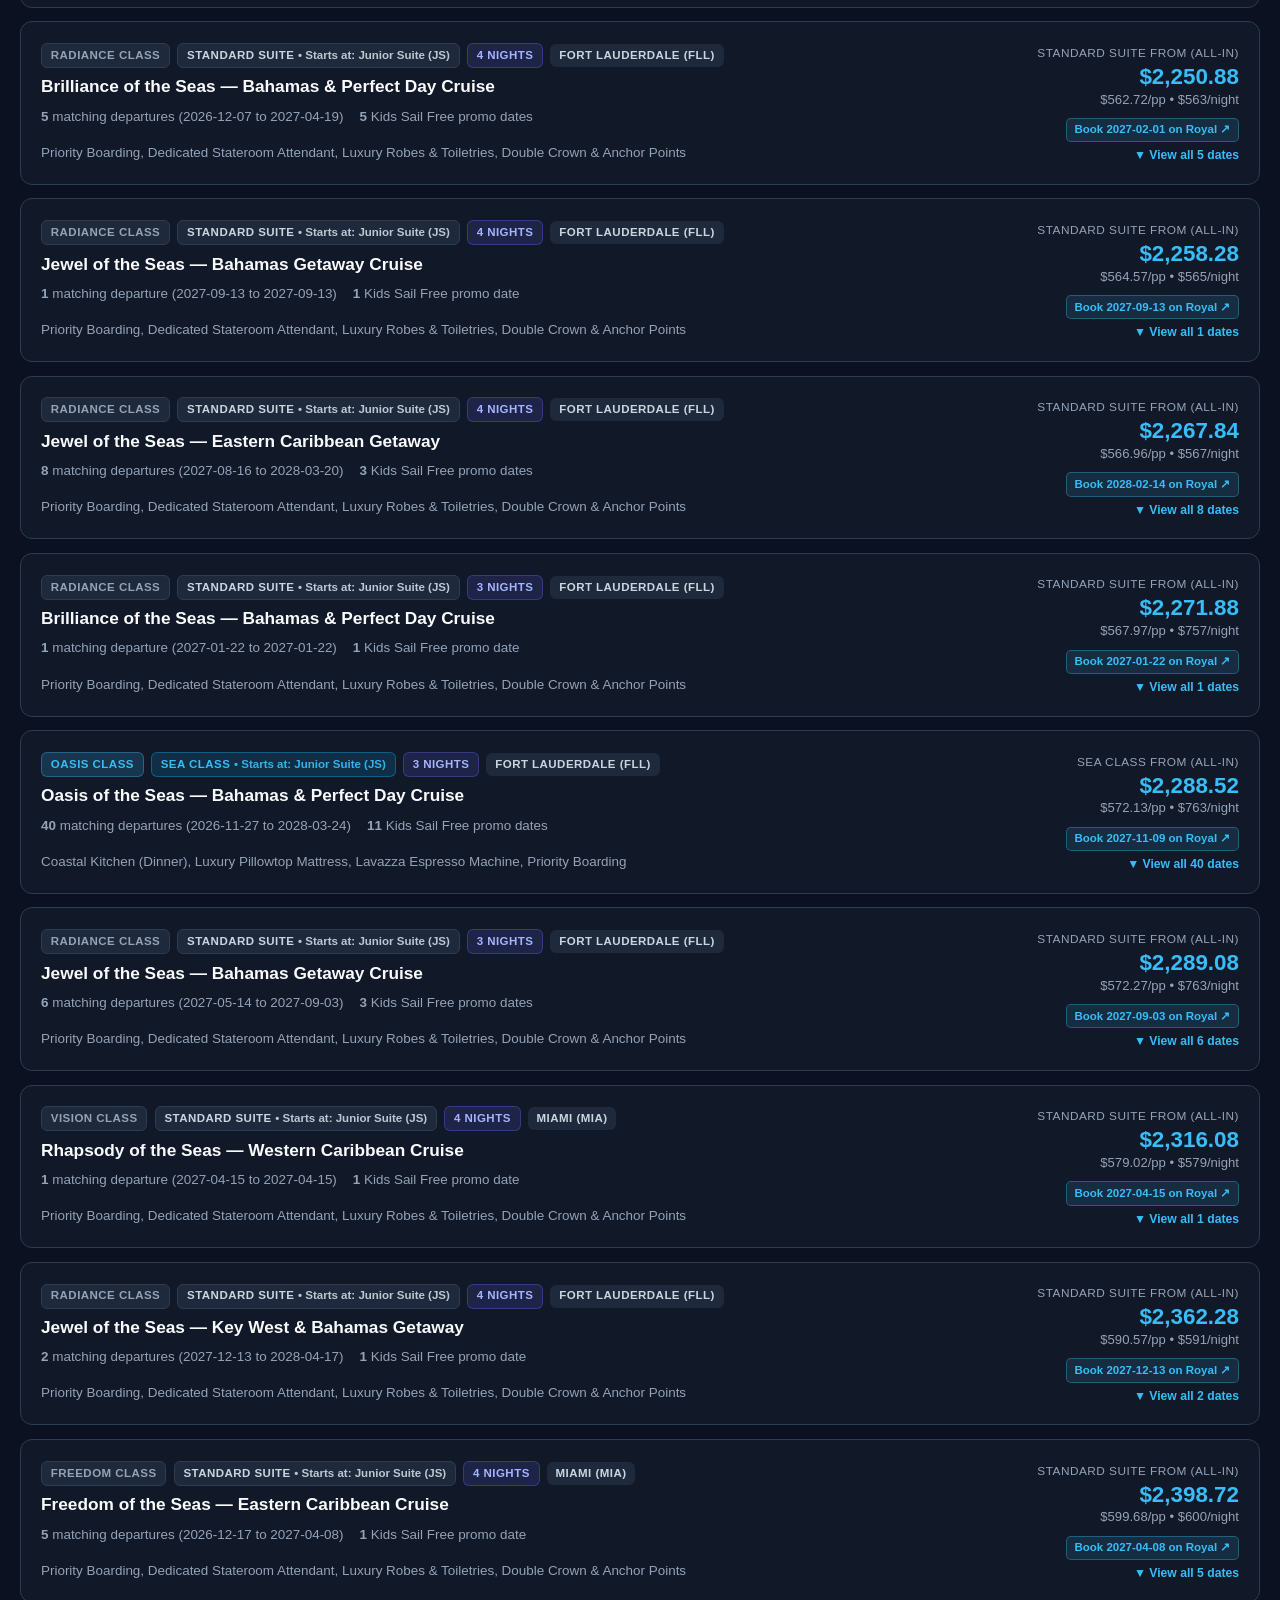
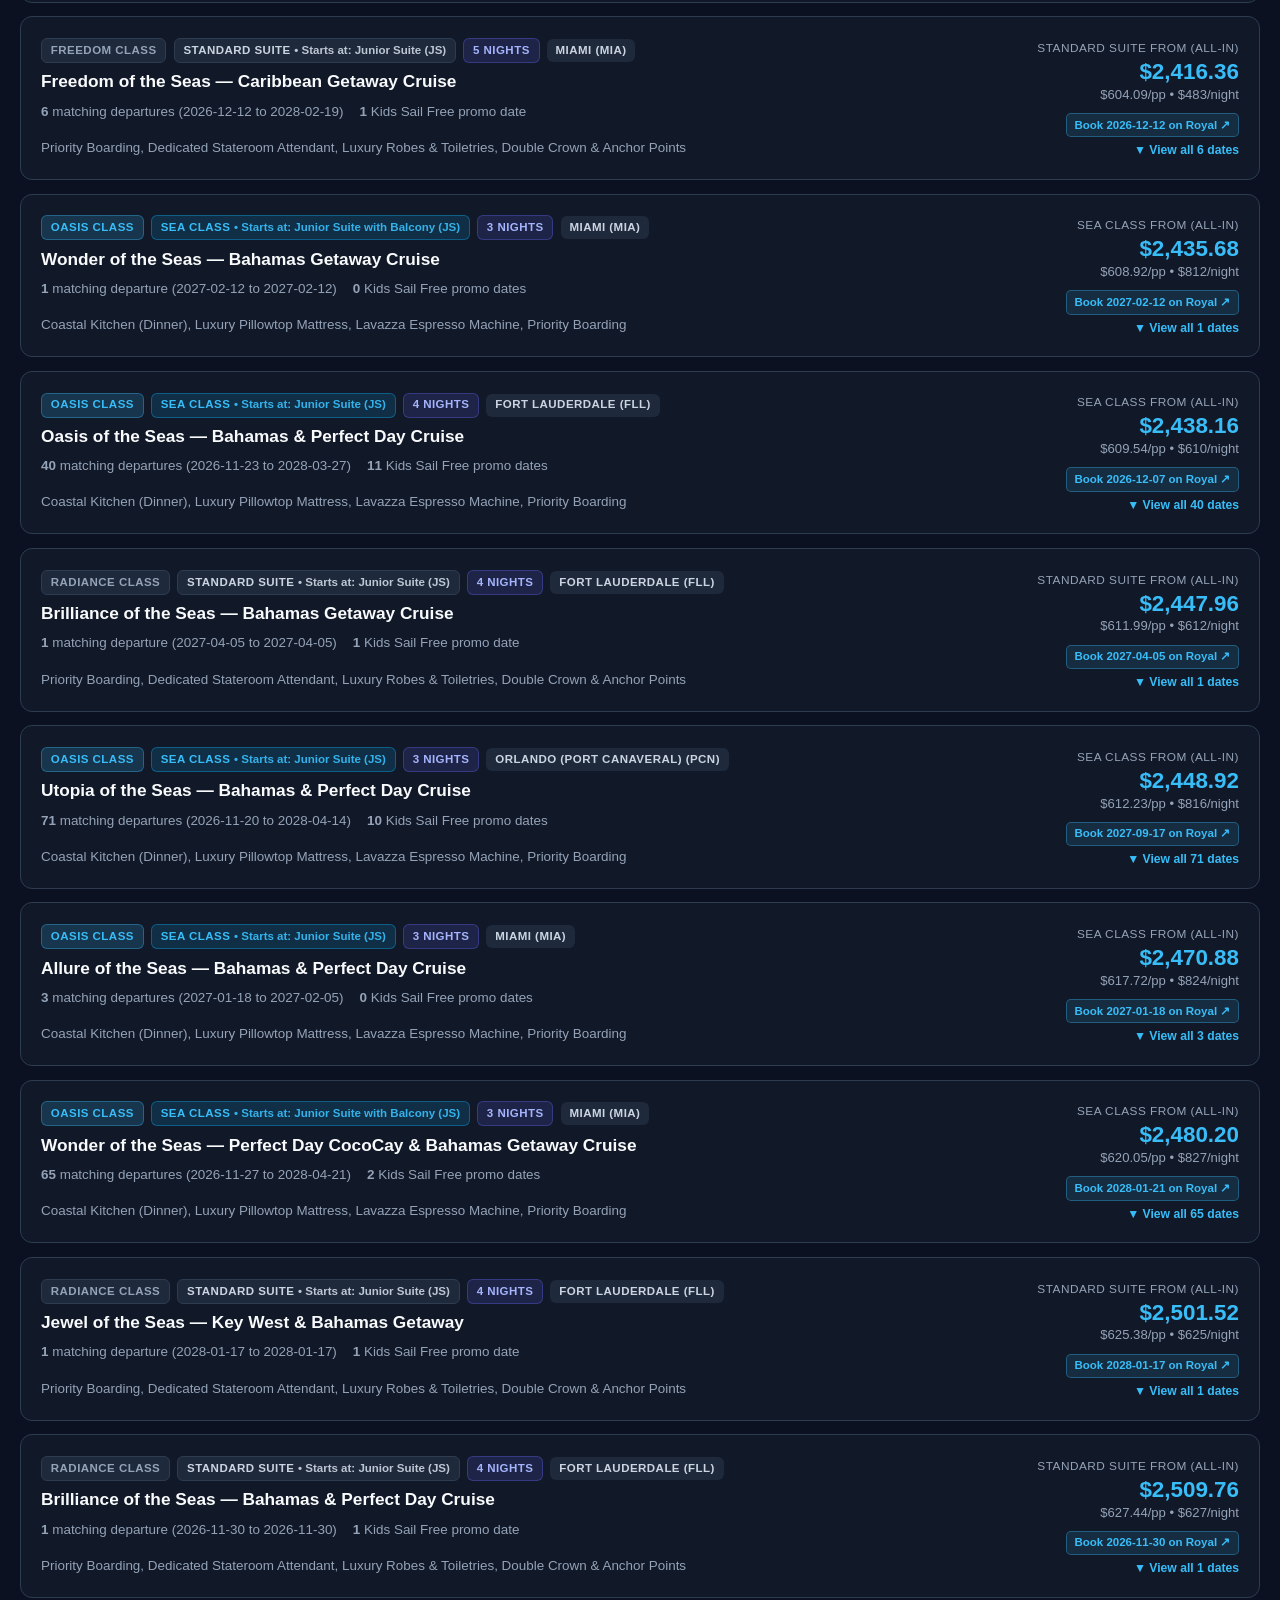
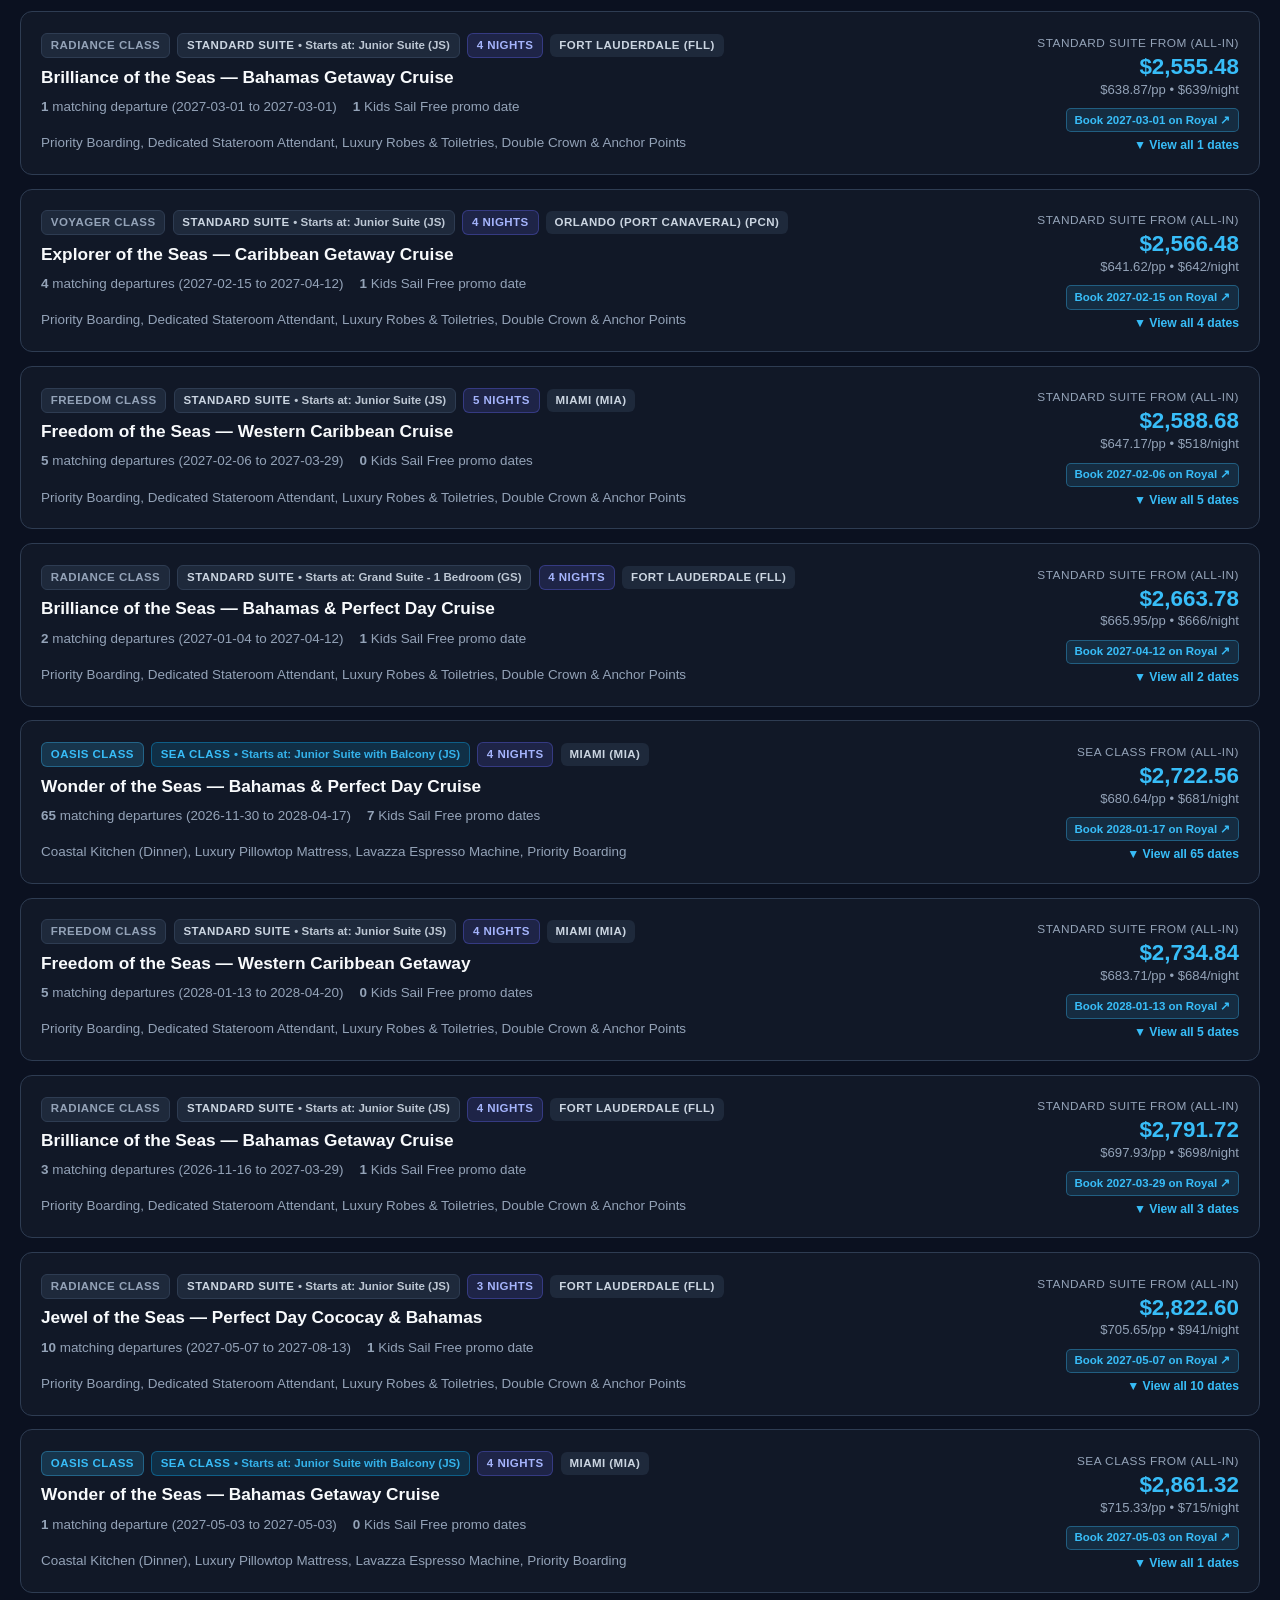
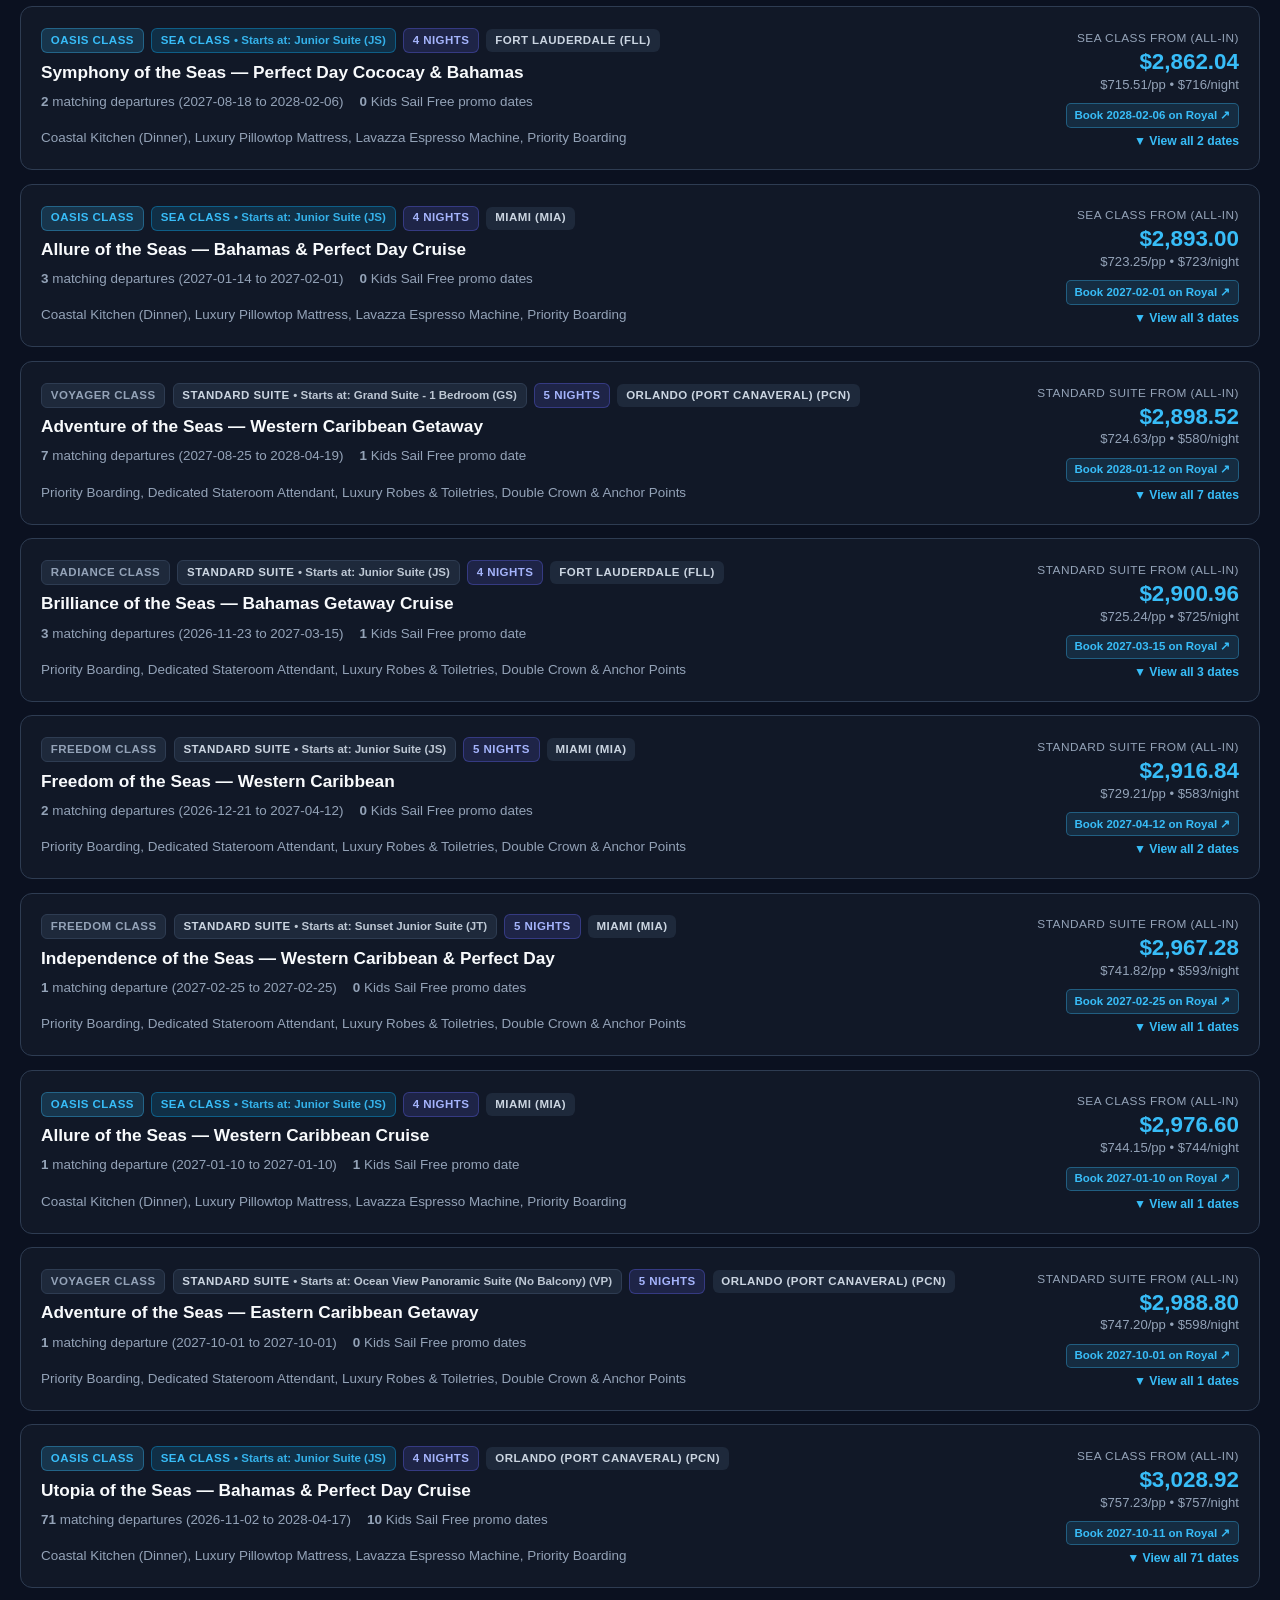
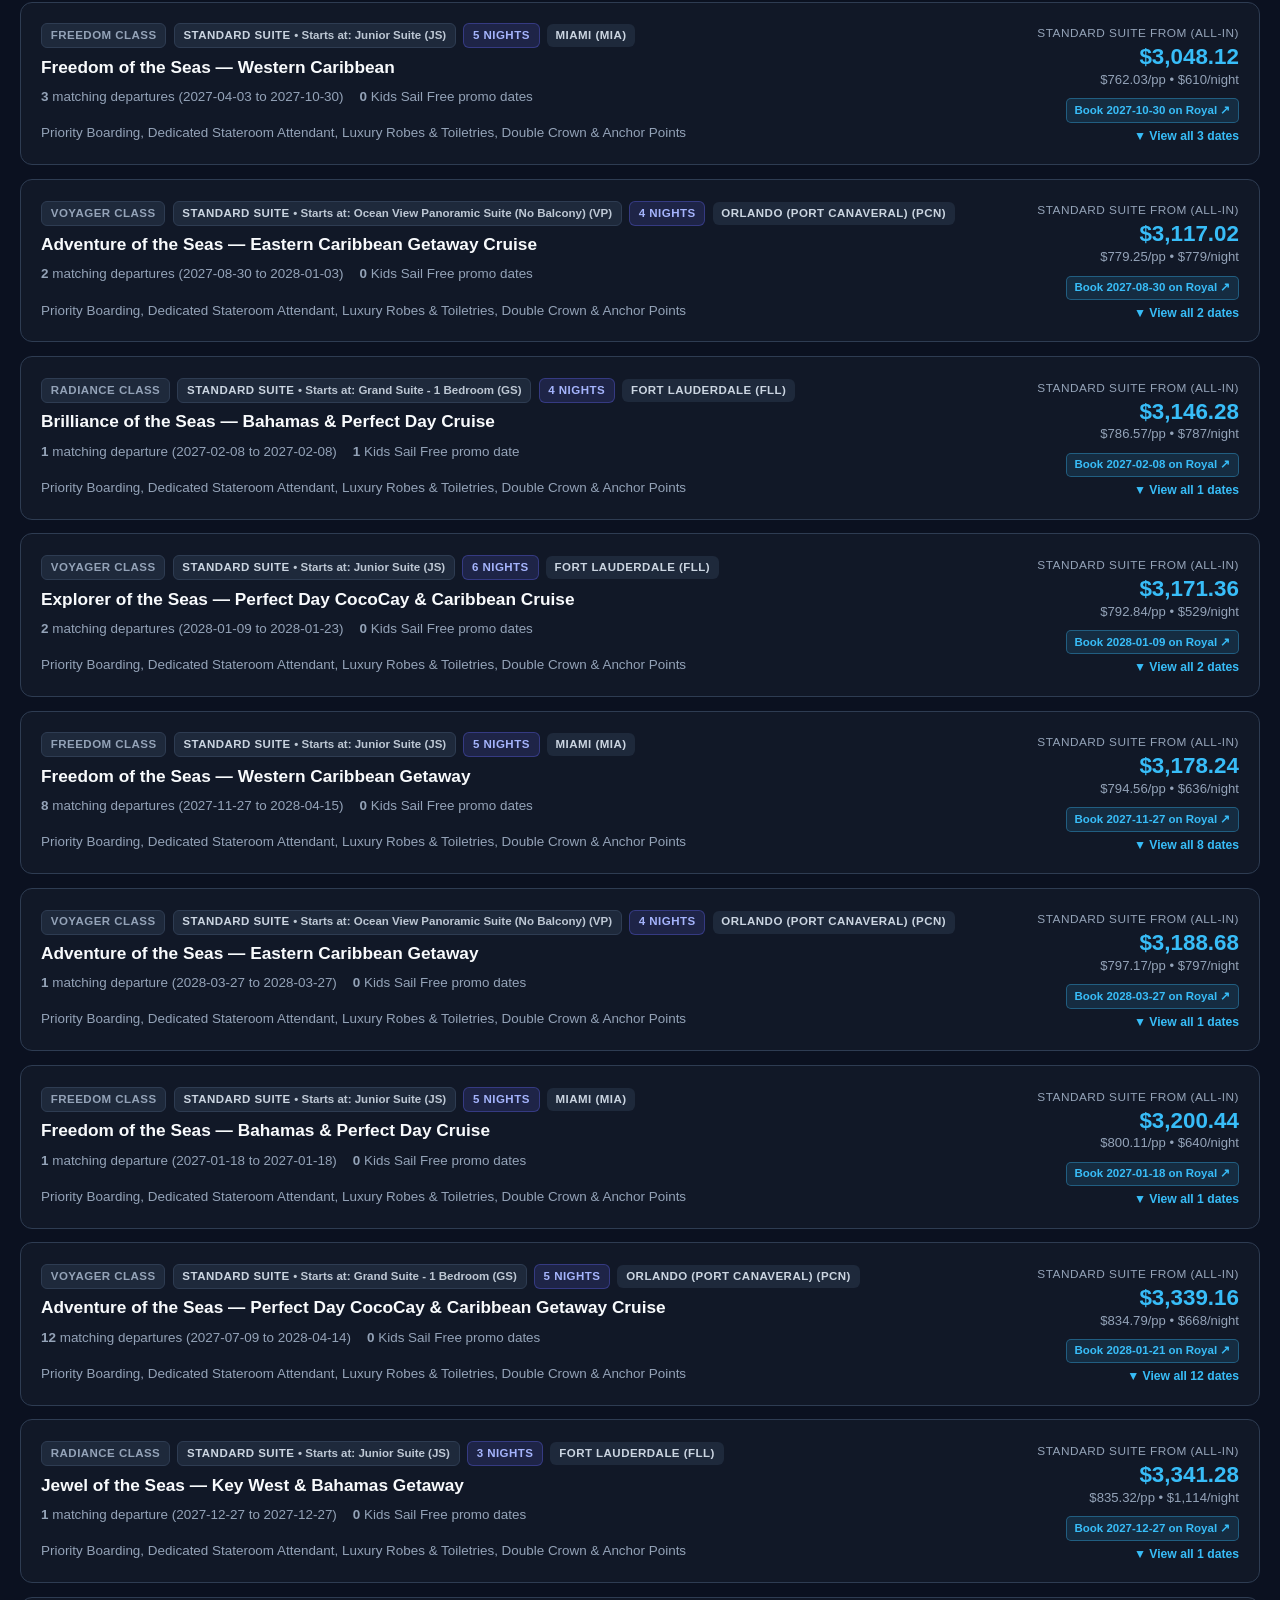
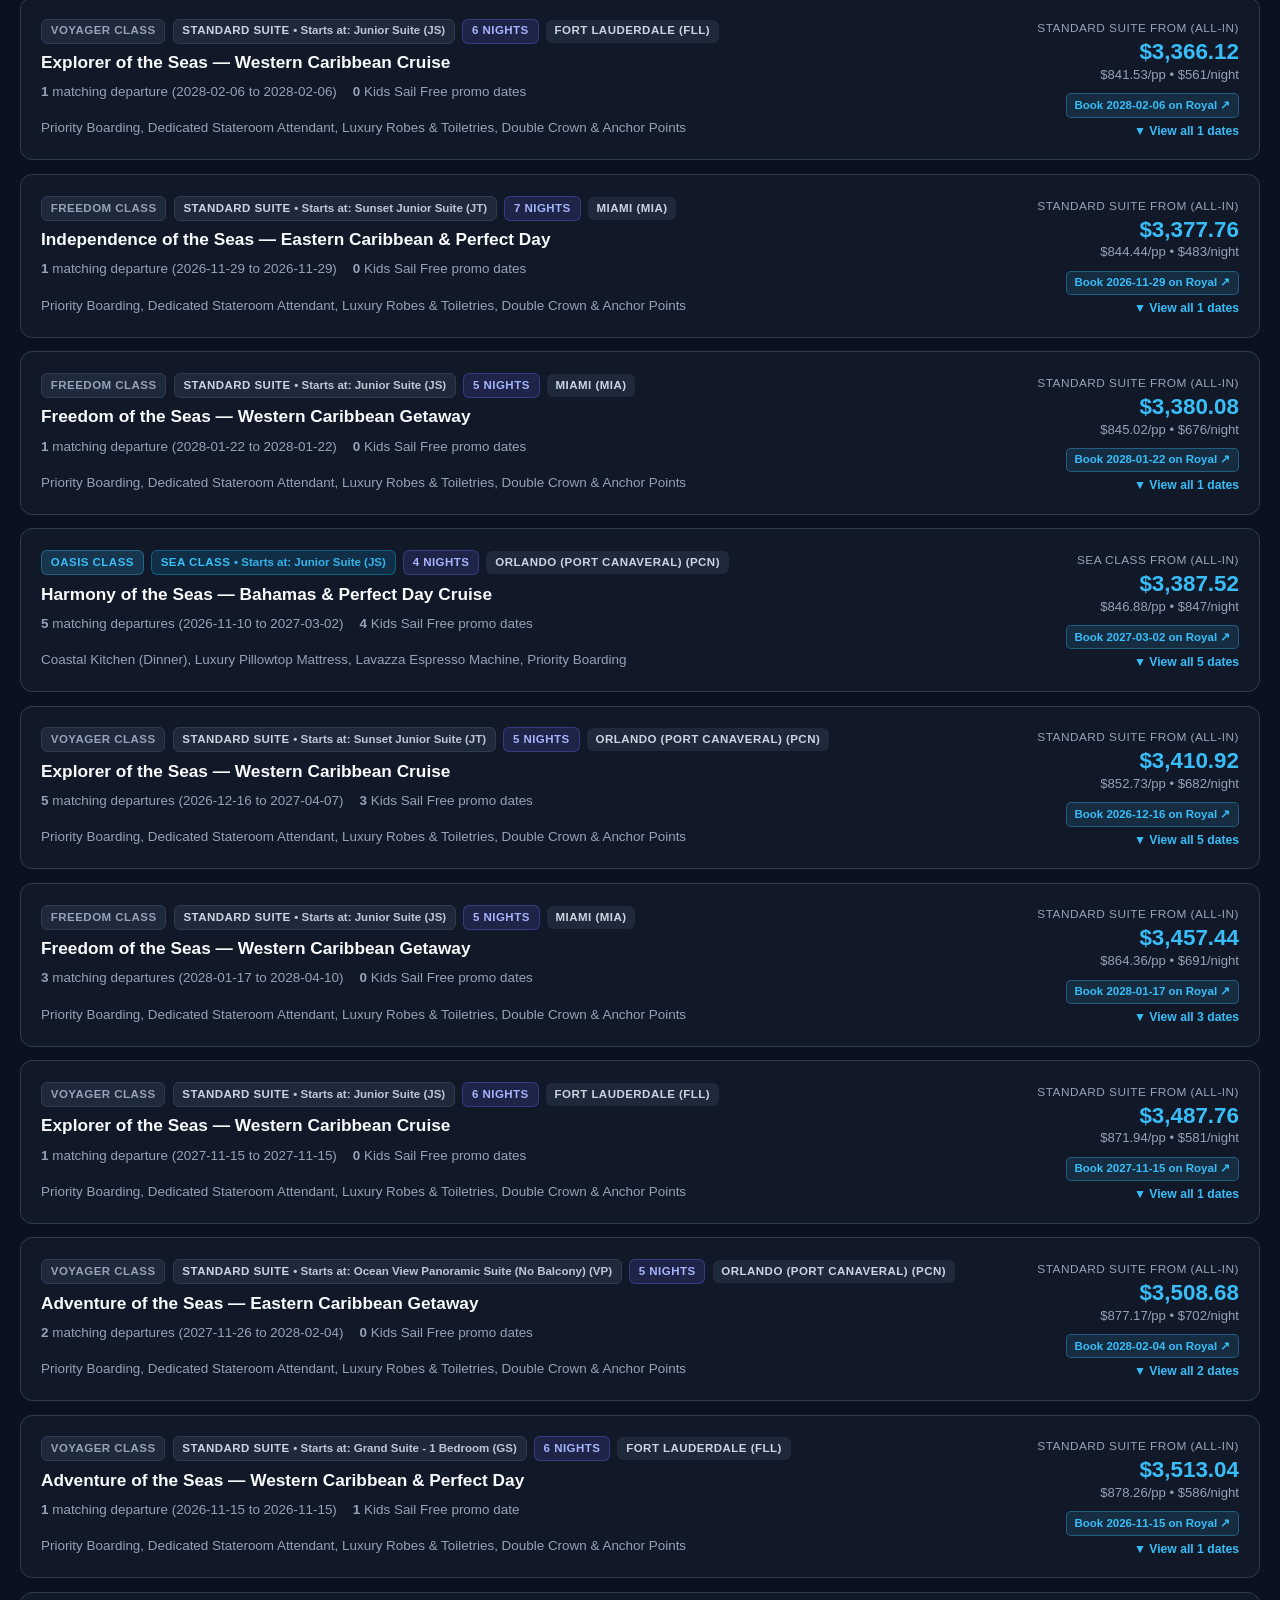
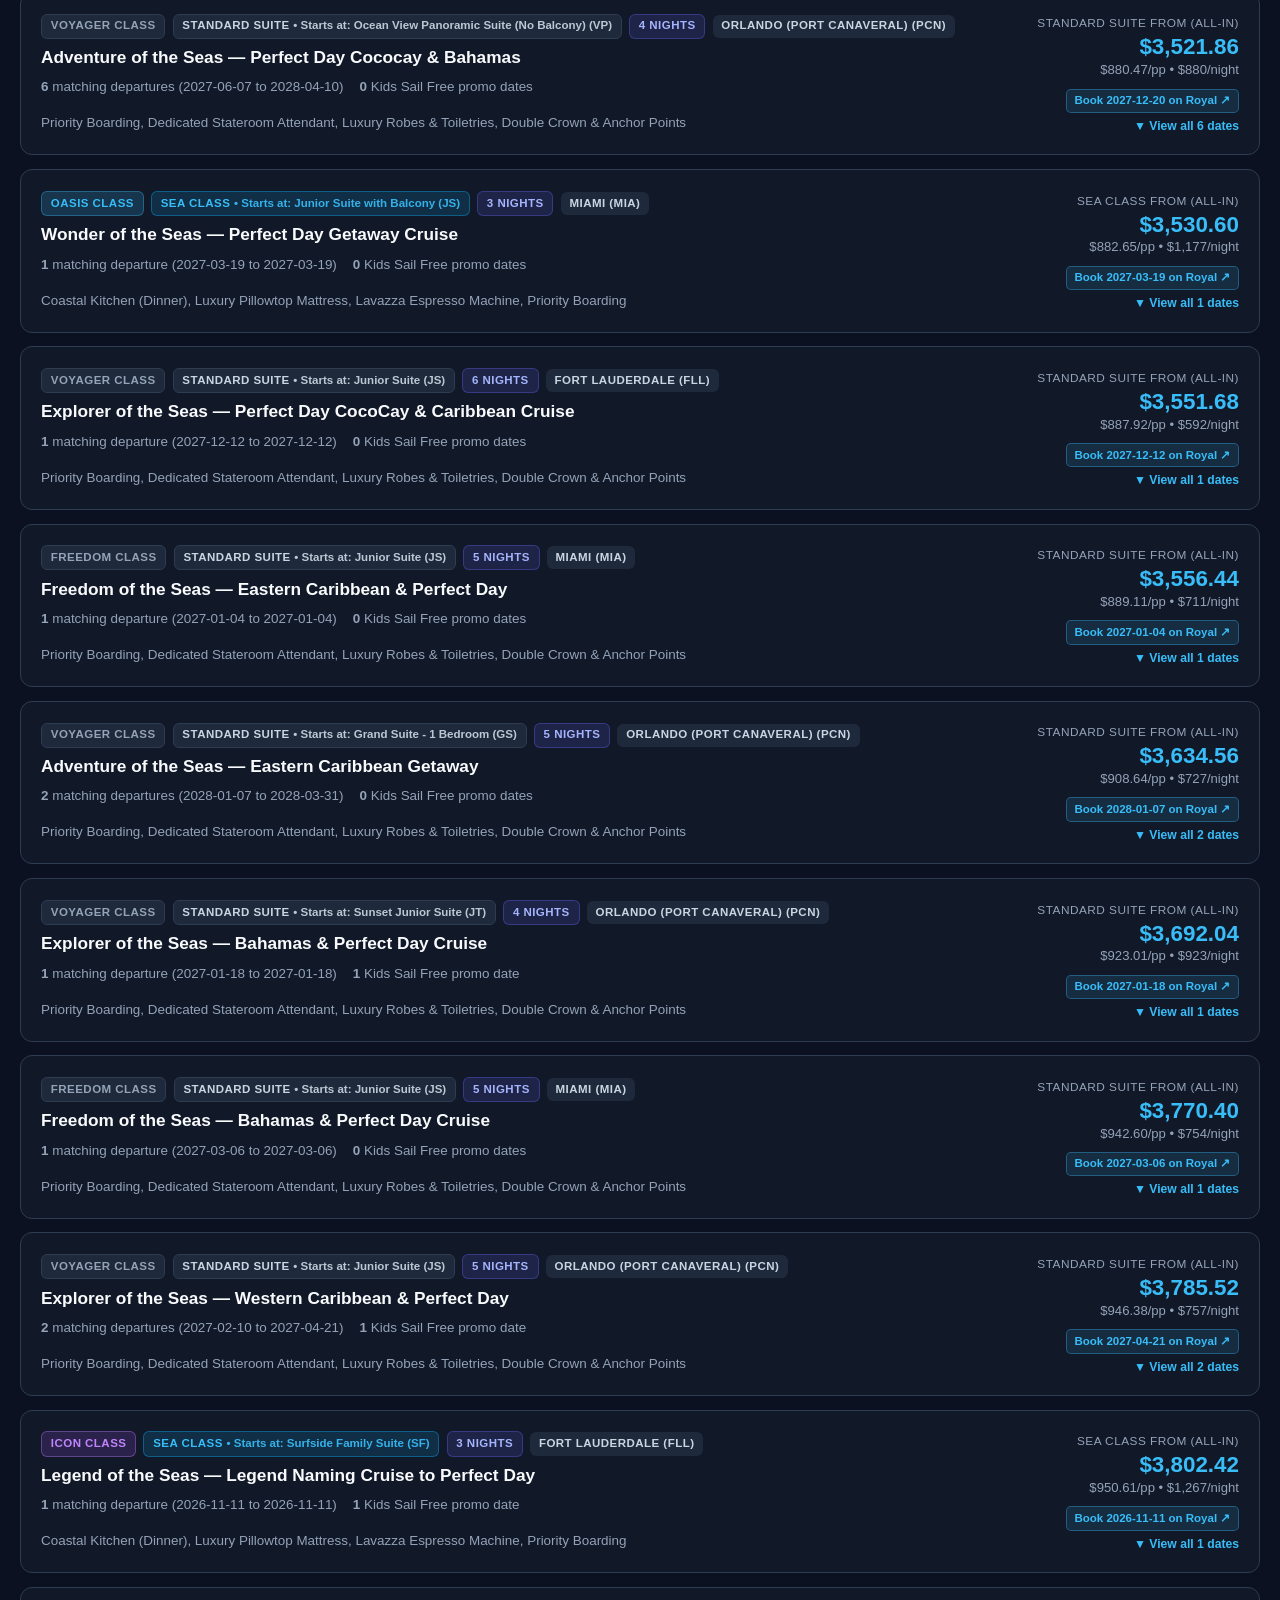
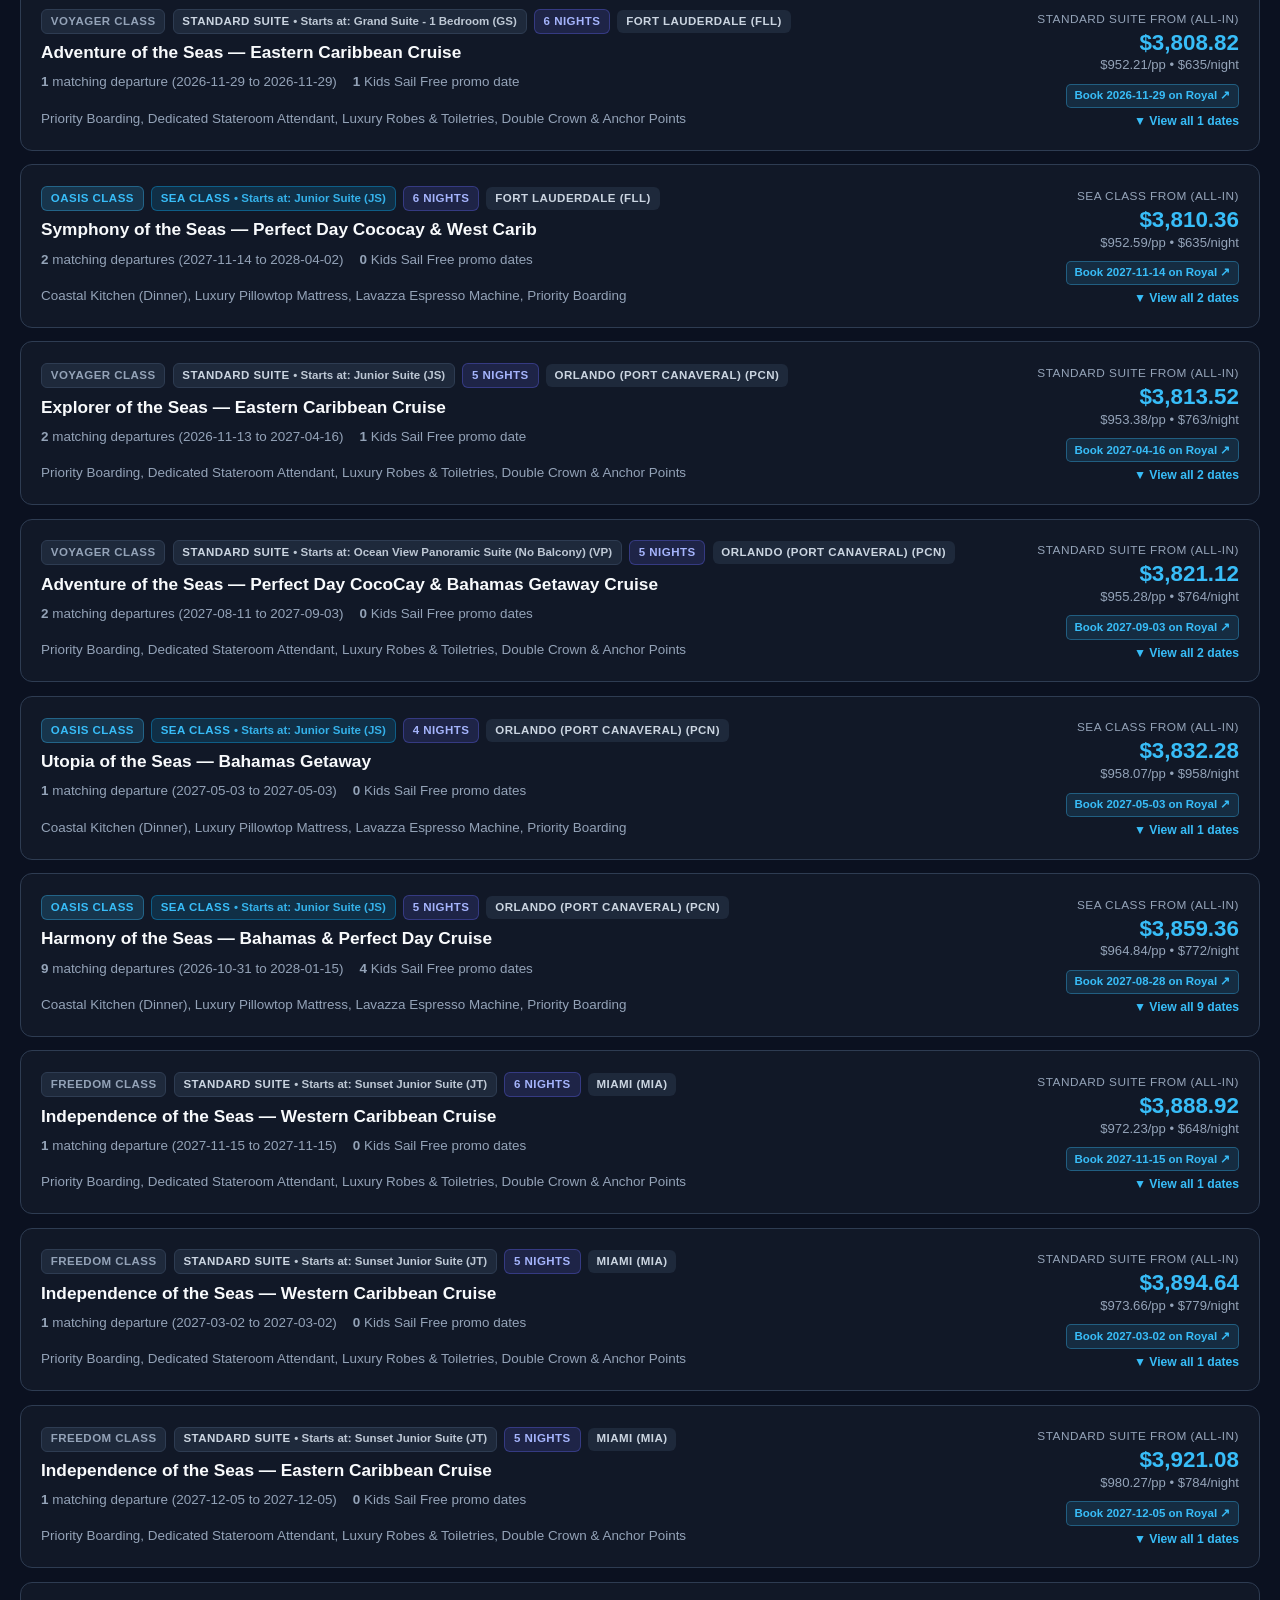
<file: suites.html>
<!DOCTYPE html>
<html lang="en">
<head>
  <meta charset="UTF-8" />
  <meta name="viewport" content="width=device-width, initial-scale=1.0" />
  <meta name="robots" content="noindex, nofollow, noarchive" />
  <meta name="googlebot" content="noindex, nofollow" />
  <title>Stateroom Tracker — Royal Caribbean Suites | Sea, Sky &amp; Star Class</title>
  <link rel="stylesheet" href="styles.css?v=15" />
</head>
<body data-mode="suites">
  <header class="site-header">
    <div class="container header-inner">
      <div class="brand">
        <div>
          <h1>Royal Caribbean Suites Tracker</h1>
          <p class="subtitle" id="meta-subtitle">Loading suite catalog across 10 US &amp; Caribbean ports...</p>
        </div>
      </div>
      <div class="header-nav-group">
        <div class="cruise-line-tabs" aria-label="Cruise Line Switcher">
          <a href="suites.html" class="line-tab active" aria-current="page">Royal Caribbean</a>
          <a href="ncl-suites.html" class="line-tab" title="Switch to Norwegian Cruise Line Haven &amp; Suites">Norwegian (NCL)</a>
        </div>
        <nav class="top-nav" aria-label="Tracker Switcher">
          <a href="index.html" class="nav-pill">Home</a>
          <a href="suites.html" class="nav-pill active">Suites</a>
          <a href="staterooms.html" class="nav-pill">Staterooms</a>
        </nav>
      </div>
      <div class="header-meta">
        <span class="pill pill-outline" id="party-pill">Party: --</span>
        <span class="pill pill-muted" id="updated-pill">Updated: --</span>
      </div>
    </div>
  </header>

  <main class="container">
    <!-- Interactive Filter & Family Size Panel -->
    <section class="filter-panel" id="filter-panel" aria-label="Filters and Party Size">
      <button type="button" class="mobile-filter-toggle" id="mobile-filter-toggle" aria-expanded="true">
        <span>Party Size, Suite Tiers &amp; Filters</span>
        <span class="mobile-filter-chevron" id="mobile-filter-chevron">▲ Hide</span>
      </button>
      <div class="filter-collapsible-body" id="filter-collapsible-body">
        <div class="filter-panel-top">
          <!-- Family / Party Size Widget -->
          <div class="party-box">
            <div class="party-box-header">
              <span class="filter-section-title">Family / Party Size</span>
            </div>
            <div class="party-controls">
              <div class="stepper-group">
                <span class="stepper-label">Adults <small>(13+)</small></span>
                <div class="stepper">
                  <button type="button" class="step-btn" id="adults-minus" aria-label="Decrease adults">&minus;</button>
                  <span class="step-value" id="adults-val">2</span>
                  <button type="button" class="step-btn" id="adults-plus" aria-label="Increase adults">+</button>
                </div>
              </div>
              <div class="stepper-group">
                <span class="stepper-label">Children <small>(&le;12)</small></span>
                <div class="stepper">
                  <button type="button" class="step-btn" id="children-minus" aria-label="Decrease children">&minus;</button>
                  <span class="step-value" id="children-val">2</span>
                  <button type="button" class="step-btn" id="children-plus" aria-label="Increase children">+</button>
                </div>
              </div>
              <div class="room-mode-box" id="room-mode-box">
                <span class="room-mode-label" id="room-mode-label">Room Booking Mode (Royal caps online single-room bookings at 4 guests):</span>
                <div class="room-mode-btns">
                  <button type="button" class="room-mode-btn active" data-room-mode="single_room" id="mode-btn-single">
                    1 Room Online (1&ndash;4 Guests)
                  </button>
                  <button type="button" class="room-mode-btn" data-room-mode="two_rooms" id="mode-btn-two">
                    2 Rooms Online (Split Party)
                  </button>
                  <button type="button" class="room-mode-btn" data-room-mode="single_room_5p" id="mode-btn-5p">
                    1 Suite Estimate (5+ Occupancy Only &bull; Call Royal)
                  </button>
                </div>
              </div>
              <div class="party-note" id="party-note">
                All-in cabin total dynamically includes taxes &amp; fees for all guests.
              </div>
            </div>
          </div>

          <!-- Royal Suite Class Amenities Checkboxes -->
          <div class="tier-box">
            <div class="tier-box-header">
              <span class="filter-section-title">Suite Class &amp; Amenities (Assigned Rooms by Default)</span>
              <div class="tier-header-actions">
                <button type="button" class="tier-details-toggle" id="tier-details-toggle" aria-expanded="false">
                  &#9432; Perk Details
                </button>
              </div>
              <span class="tier-box-hint">Assigned rooms guarantee Sea/Sky/Star perks &bull; Check &ldquo;We Choose Your Suite&rdquo; only if you want unassigned Guarantee rates</span>
            </div>
            <div class="tier-checkbox-grid" id="tier-checkbox-grid">
              <label class="tier-check-card tier-card-sea">
                <input type="checkbox" class="tier-checkbox" value="Sea" checked />
                <div class="tier-check-body">
                  <div class="tier-check-title">Sea Class <span class="tier-count" id="tier-count-Sea"></span></div>
                  <div class="tier-check-desc">Surfside Family (SF) &amp; Junior Suite (JS) &bull; Coastal Kitchen (Dinner), Luxury Bedding</div>
                </div>
              </label>

              <label class="tier-check-card tier-card-sky">
                <input type="checkbox" class="tier-checkbox" value="Sky" checked />
                <div class="tier-check-body">
                  <div class="tier-check-title">Sky Class <span class="tier-count" id="tier-count-Sky"></span></div>
                  <div class="tier-check-desc">Sky Junior (JY), Panoramic (VP), Grand (GS) &amp; Owner&rsquo;s &bull; All-Day Coastal Kitchen, Suite Lounge, VOOM Wi-Fi</div>
                </div>
              </label>

              <label class="tier-check-card tier-card-star">
                <input type="checkbox" class="tier-checkbox" value="Star" checked />
                <div class="tier-check-body">
                  <div class="tier-check-title">Star Class <span class="tier-count" id="tier-count-Star"></span></div>
                  <div class="tier-check-desc">Icon Loft (IL), Royal Loft (RL) &amp; Ultimate Family (UL) &bull; Royal Genie, Free Specialty Dining &amp; Drinks</div>
                </div>
              </label>

              <label class="tier-check-card tier-card-standard">
                <input type="checkbox" class="tier-checkbox" value="Standard" checked />
                <div class="tier-check-body">
                  <div class="tier-check-title">Standard Suites <span class="tier-count" id="tier-count-Standard"></span></div>
                  <div class="tier-check-desc">Voyager, Freedom, Radiance &amp; Vision Class &bull; Priority Boarding, Concierge Club (GS+), Double Points</div>
                </div>
              </label>

              <label class="tier-check-card tier-card-guarantee">
                <input type="checkbox" class="tier-checkbox" value="Guarantee" />
                <div class="tier-check-body">
                  <div class="tier-check-title">We Choose Your Suite (WS) <span class="tier-count" id="tier-count-Guarantee"></span></div>
                  <div class="tier-check-desc">Unassigned Guarantee Rate &bull; Royal assigns room prior to sailing (minimum Sea Class; no Sky/Star perks)</div>
                </div>
              </label>
            </div>
          </div>
        </div>

        <!-- Collapsible Search & Route Filters -->
        <div class="sub-collapsible-section" id="more-filters-section">
          <button type="button" class="sub-collapsible-toggle" id="more-filters-toggle" aria-expanded="false">
            <span class="sub-toggle-left">
              <strong>Route, Ship, Port &amp; Date Filters</strong>
              <span class="sub-toggle-badge" id="more-filters-badge">3 Ports</span>
            </span>
            <span class="sub-toggle-chevron" id="more-filters-chevron">&#9662; Show Filters</span>
          </button>
          <div class="filter-grid" id="filter-grid-body">
          <div class="filter-field">
            <label for="filter-ship-class">Ship Class</label>
            <select id="filter-ship-class">
              <option value="all">All Ship Classes</option>
            </select>
          </div>

          <div class="filter-field">
            <label for="filter-ship">Ship</label>
            <select id="filter-ship">
              <option value="all">All Ships</option>
            </select>
          </div>

          <div class="filter-field port-multiselect-field" id="port-multiselect">
            <label for="port-dropdown-btn">Departure Ports (Multi-Select)</label>
            <button type="button" class="multiselect-trigger" id="port-dropdown-btn" aria-expanded="false">
              <span class="multiselect-label" id="port-dropdown-label">3 Ports (FLL, MIA, PCN)</span>
              <span class="multiselect-caret">&#9662;</span>
            </button>
            <div class="multiselect-menu hidden" id="port-dropdown-menu">
              <div class="multiselect-actions">
                <button type="button" class="ms-action-btn" data-port-preset="all">All Ports</button>
                <button type="button" class="ms-action-btn" data-port-preset="fl">Florida (4)</button>
                <button type="button" class="ms-action-btn" data-port-preset="orig3">FLL/MIA/PCN</button>
                <button type="button" class="ms-action-btn" data-port-preset="none">Clear</button>
              </div>
              <div class="multiselect-list" id="port-options-list"></div>
              <div class="multiselect-add-port">
                <div class="ms-add-row">
                  <input type="text" id="add-port-input" placeholder="Add port code (e.g. TPA, GAL, SEA)" maxlength="5" />
                  <button type="button" id="add-port-btn" class="ms-add-btn">+ Add</button>
                </div>
                <div class="ms-add-hint" id="add-port-hint">
                  Included: FLL, MIA, PCN, TPA, GAL, BYE, SJU, MSY, BWI, LAX
                </div>
              </div>
            </div>
          </div>

          <div class="filter-field">
            <label for="filter-nights">Length (Nights)</label>
            <select id="filter-nights">
              <option value="all">Any Length</option>
              <option value="short">3–4 Nights (Weekend/Short)</option>
              <option value="medium">5–6 Nights</option>
              <option value="week">7 Nights</option>
              <option value="long">8+ Nights</option>
            </select>
          </div>

          <div class="filter-field">
            <label for="filter-date-start">Sail Date From</label>
            <input type="date" id="filter-date-start" />
          </div>

          <div class="filter-field">
            <label for="filter-date-end">Sail Date To</label>
            <input type="date" id="filter-date-end" />
          </div>

          <div class="filter-field">
            <label for="filter-rate">Promo / Rate Type</label>
            <select id="filter-rate">
              <option value="all">All Rates (Promo &amp; Holiday)</option>
              <option value="promo">Kids Sail Free Promos Only</option>
              <option value="holiday">Holiday / Blackout Only</option>
            </select>
          </div>

          <div class="filter-field">
            <label for="filter-search">Search Route / Ship</label>
            <input type="search" id="filter-search" placeholder="e.g. Icon, Perfect Day, Southern..." />
          </div>
          </div>
        </div>
      </div>

      <div class="filter-footer">
        <div class="active-filters-summary" id="active-filters-summary">Showing all available suite sailings</div>
        <div class="filter-footer-actions">
          <span class="saved-indicator" id="saved-prefs-badge" title="Your filters, ports, and party size are saved in your browser's localStorage">Filters saved</span>
          <button type="button" class="reset-btn" id="reset-filters-btn">Reset All Filters</button>
        </div>
      </div>
    </section>

    <!-- Summary KPI Cards -->
    <section class="kpi-grid" id="kpi-grid">
      <div class="kpi-card">
        <span class="kpi-label">Matching Itineraries</span>
        <strong class="kpi-value" id="kpi-itineraries">--</strong>
        <span class="kpi-sub" id="kpi-scanned">with available suites</span>
      </div>
      <div class="kpi-card">
        <span class="kpi-label">Matching Suite Sailings</span>
        <strong class="kpi-value" id="kpi-sailings">--</strong>
        <span class="kpi-sub" id="kpi-sailings-sub">individual departure dates</span>
      </div>
      <div class="kpi-card">
        <span class="kpi-label">Kids Sail Free Promos</span>
        <strong class="kpi-value kpi-promo" id="kpi-promos">--</strong>
        <span class="kpi-sub" id="kpi-holidays">-- holiday/blackout dates</span>
      </div>
      <div class="kpi-card">
        <span class="kpi-label">Lowest Suite Total</span>
        <strong class="kpi-value kpi-accent" id="kpi-lowest">--</strong>
        <span class="kpi-sub" id="kpi-lowest-sub">incl. taxes &amp; fees</span>
      </div>
    </section>

    <!-- View Switcher & Quick Sort Bar -->
    <section class="toolbar">
      <div class="view-tabs" role="tablist">
        <button class="tab-btn active" data-view="itineraries" id="tab-itineraries">
          Itineraries (<span id="count-itineraries">0</span>)
        </button>
        <button class="tab-btn" data-view="sailings" id="tab-sailings">
          Individual Sailings (<span id="count-sailings">0</span>)
        </button>
      </div>

      <div class="toolbar-actions">
        <label class="sort-label" for="sort-select">Sort by:</label>
        <select id="sort-select" class="sort-select">
          <option value="total_asc">Total Cabin Price: Low to High</option>
          <option value="total_desc">Total Cabin Price: High to Low</option>
          <option value="pp_asc">Per Guest Price: Low to High</option>
          <option value="ppn_asc">Price / Night: Low to High</option>
          <option value="date_asc">Sail Date: Soonest First</option>
          <option value="date_desc">Sail Date: Latest First</option>
          <option value="nights_desc">Length: Longest First</option>
          <option value="nights_asc">Length: Shortest First</option>
          <option value="ship_asc">Ship Name (A–Z)</option>
        </select>
      </div>
    </section>

    <!-- Status / Error Banner -->
    <div id="status-banner" class="status-banner hidden"></div>

    <!-- Empty State -->
    <div id="empty-state" class="empty-state hidden">
      <h3>No suite sailings match your current filters</h3>
      <p>Try checking more Suite Class tiers (Sea / Sky / Star), widening your date range, or clicking Reset All Filters.</p>
    </div>

    <!-- VIEW 1: All Itineraries Grid/List -->
    <section id="view-itineraries" class="view-section">
      <div id="itineraries-container" class="itineraries-list"></div>
    </section>

    <!-- VIEW 2: All Individual Suite Sailings Table -->
    <section id="view-sailings" class="view-section hidden">
      <div class="table-card">
        <div class="table-responsive">
          <table class="sailings-table sailings-table-all">
            <thead>
              <tr>
                <th class="sortable" data-sort="date">Sail Date <span class="sort-indicator"></span></th>
                <th class="sortable" data-sort="ship">Ship &amp; Class <span class="sort-indicator"></span></th>
                <th>Itinerary</th>
                <th>Port</th>
                <th class="sortable" data-sort="nights">Nights <span class="sort-indicator"></span></th>
                <th>Suite Class &amp; Specific Room</th>
                <th class="num sortable" data-sort="pp">Per Guest <span class="sort-indicator"></span></th>
                <th class="num sortable" data-sort="total">Total w/ Taxes <span class="sort-indicator"></span></th>
                <th class="num sortable" data-sort="ppn">Per Night <span class="sort-indicator"></span></th>
                <th>Promo / Rate Status</th>
              </tr>
            </thead>
            <tbody id="sailings-tbody"></tbody>
          </table>
        </div>
      </div>
    </section>
  </main>

  <footer class="site-footer">
    <div class="container">
      <p>Powered by Royal Caribbean GraphQL Stateroom Tracker &bull; <a href="index.html" style="color:var(--accent);text-decoration:none">Home</a> &bull; <a href="staterooms.html" style="color:var(--accent);text-decoration:none">Switch to Regular Staterooms</a> &bull; <a href="ncl-suites.html" style="color:var(--accent);text-decoration:none">Switch to Norwegian (NCL)</a></p>
    </div>
  </footer>

  <script src="app.js?v=15"></script>
</body>
</html>
</file>
<file: styles.css>
:root {
  --bg: #0b1120;
  --surface: #111827;
  --surface-elevated: #1e293b;
  --surface-hover: #263449;
  --border: #2e3c52;
  --text: #f8fafc;
  --text-muted: #94a3b8;
  --accent: #38bdf8;
  --accent-strong: #0284c7;
  --promo-bg: rgba(16, 185, 129, 0.14);
  --promo-border: rgba(16, 185, 129, 0.4);
  --promo-text: #34d399;
  --holiday-bg: rgba(245, 158, 11, 0.14);
  --holiday-border: rgba(245, 158, 11, 0.4);
  --holiday-text: #fbbf24;
  --icon-cls-bg: rgba(168, 85, 247, 0.18);
  --icon-cls-text: #c084fc;
  --oasis-cls-bg: rgba(56, 189, 248, 0.18);
  --oasis-cls-text: #38bdf8;
}

* {
  box-sizing: border-box;
  margin: 0;
  padding: 0;
}

body {
  font-family: -apple-system, BlinkMacSystemFont, "Segoe UI", Roboto, Inter, sans-serif;
  background-color: var(--bg);
  color: var(--text);
  line-height: 1.5;
  min-height: 100vh;
  display: flex;
  flex-direction: column;
}

.container {
  max-width: 1360px;
  margin: 0 auto;
  padding: 0 1.25rem;
  width: 100%;
}

/* Header */
.site-header {
  background: linear-gradient(180deg, #0f172a 0%, #111827 100%);
  border-bottom: 1px solid var(--border);
  padding: 1.25rem 0;
  position: sticky;
  top: 0;
  z-index: 20;
  backdrop-filter: blur(10px);
}

.header-inner {
  display: flex;
  align-items: center;
  justify-content: space-between;
  gap: 1rem;
  flex-wrap: wrap;
}

.brand {
  display: flex;
  align-items: center;
  gap: 0.85rem;
}

.brand-icon {
  width: 42px;
  height: 42px;
  border-radius: 10px;
  background: linear-gradient(135deg, #0284c7, #2563eb);
  display: flex;
  align-items: center;
  justify-content: center;
  font-size: 1.35rem;
  box-shadow: 0 4px 12px rgba(2, 132, 199, 0.35);
}

.brand h1 {
  font-size: 1.3rem;
  font-weight: 700;
  letter-spacing: -0.02em;
}

.subtitle {
  font-size: 0.85rem;
  color: var(--text-muted);
}

.header-meta {
  display: flex;
  gap: 0.6rem;
  flex-wrap: wrap;
}

.pill {
  font-size: 0.78rem;
  font-weight: 600;
  padding: 0.35rem 0.75rem;
  border-radius: 999px;
  display: inline-flex;
  align-items: center;
  gap: 0.35rem;
}

.pill-outline {
  background: rgba(56, 189, 248, 0.12);
  color: var(--accent);
  border: 1px solid rgba(56, 189, 248, 0.3);
}

.pill-muted {
  background: var(--surface-elevated);
  color: var(--text-muted);
  border: 1px solid var(--border);
}

/* KPI Grid */
.kpi-grid {
  display: grid;
  grid-template-columns: repeat(auto-fit, minmax(220px, 1fr));
  gap: 1rem;
  margin-top: 1.5rem;
}

.kpi-card {
  background: var(--surface);
  border: 1px solid var(--border);
  border-radius: 12px;
  padding: 1.1rem 1.25rem;
  display: flex;
  flex-direction: column;
  gap: 0.2rem;
}

.kpi-label {
  font-size: 0.78rem;
  text-transform: uppercase;
  letter-spacing: 0.05em;
  color: var(--text-muted);
  font-weight: 600;
}

.kpi-value {
  font-size: 1.75rem;
  font-weight: 700;
  letter-spacing: -0.02em;
}

.kpi-promo {
  color: var(--promo-text);
}

.kpi-accent {
  color: var(--accent);
}

.kpi-sub {
  font-size: 0.8rem;
  color: var(--text-muted);
}

/* Filter Panel & Family Size */
.filter-panel {
  background: var(--surface);
  border: 1px solid var(--border);
  border-radius: 14px;
  padding: 1.25rem;
  margin-top: 1.25rem;
  display: flex;
  flex-direction: column;
  gap: 1.1rem;
}

.party-box {
  background: #0d1526;
  border: 1px solid var(--border);
  border-radius: 10px;
  padding: 0.9rem 1.1rem;
  display: flex;
  flex-direction: column;
  gap: 0.75rem;
}

.party-box-header {
  display: flex;
  align-items: center;
  justify-content: space-between;
  gap: 0.75rem;
  flex-wrap: wrap;
}

.filter-section-title {
  font-size: 0.88rem;
  font-weight: 700;
  color: var(--text);
}

.party-presets {
  display: flex;
  gap: 0.4rem;
  flex-wrap: wrap;
}

.preset-chip {
  background: var(--surface-elevated);
  color: var(--text-muted);
  border: 1px solid var(--border);
  border-radius: 999px;
  padding: 0.25rem 0.7rem;
  font-size: 0.76rem;
  font-weight: 600;
  cursor: pointer;
  transition: all 0.15s ease;
}

.preset-chip:hover {
  color: var(--text);
  border-color: var(--accent);
}

.preset-chip.active {
  background: rgba(56, 189, 248, 0.18);
  color: var(--accent);
  border-color: var(--accent);
}

.party-controls {
  display: flex;
  align-items: center;
  gap: 1.5rem;
  flex-wrap: wrap;
}

.stepper-group {
  display: flex;
  align-items: center;
  gap: 0.65rem;
}

.stepper-label {
  font-size: 0.84rem;
  font-weight: 600;
  color: #cbd5e1;
}

.stepper-label small {
  color: var(--text-muted);
  font-weight: 400;
}

.stepper {
  display: inline-flex;
  align-items: center;
  background: var(--surface);
  border: 1px solid var(--border);
  border-radius: 8px;
  overflow: hidden;
}

.step-btn {
  background: var(--surface-elevated);
  color: var(--text);
  border: none;
  width: 32px;
  height: 32px;
  font-size: 1rem;
  font-weight: 700;
  cursor: pointer;
  transition: background 0.15s ease;
}

.step-btn:hover:not(:disabled) {
  background: var(--accent-strong);
}

.step-btn:disabled {
  opacity: 0.4;
  cursor: not-allowed;
}

.step-value {
  min-width: 36px;
  text-align: center;
  font-weight: 700;
  font-size: 0.92rem;
  font-variant-numeric: tabular-nums;
}

.party-note {
  font-size: 0.8rem;
  color: var(--text-muted);
  margin-left: auto;
}

.filter-panel-top {
  display: flex;
  flex-direction: column;
  gap: 0.9rem;
}

.tier-box {
  background: #0d1526;
  border: 1px solid var(--border);
  border-radius: 10px;
  padding: 0.9rem 1.1rem;
  display: flex;
  flex-direction: column;
  gap: 0.7rem;
}

.tier-box-header {
  display: flex;
  align-items: center;
  justify-content: space-between;
  gap: 0.75rem;
  flex-wrap: wrap;
}

.tier-header-actions {
  display: flex;
  align-items: center;
  gap: 0.5rem;
}

.tier-details-toggle {
  background: var(--surface-elevated);
  color: var(--accent);
  border: 1px solid rgba(56, 189, 248, 0.35);
  border-radius: 999px;
  padding: 0.22rem 0.65rem;
  font-size: 0.73rem;
  font-weight: 700;
  cursor: pointer;
  transition: all 0.15s ease;
  white-space: nowrap;
}

.tier-details-toggle:hover,
.tier-details-toggle.active {
  background: rgba(56, 189, 248, 0.18);
  border-color: var(--accent);
}

.tier-box-hint {
  font-size: 0.78rem;
  color: var(--text-muted);
  width: 100%;
}

.tier-checkbox-grid {
  display: grid;
  grid-template-columns: repeat(auto-fit, minmax(200px, 1fr));
  gap: 0.55rem;
}

.tier-check-card {
  display: flex;
  align-items: center;
  gap: 0.55rem;
  padding: 0.5rem 0.7rem;
  border-radius: 8px;
  background: var(--surface);
  border: 1px solid var(--border);
  cursor: pointer;
  user-select: none;
  transition: all 0.15s ease;
}

.tier-checkbox-grid.show-tier-details .tier-check-card {
  align-items: flex-start;
  padding: 0.65rem 0.8rem;
}

.tier-check-card:hover {
  border-color: #475569;
}

.tier-check-card:has(input:checked) {
  border-color: rgba(56, 189, 248, 0.45);
  background: rgba(56, 189, 248, 0.06);
}

.tier-check-card input[type="checkbox"] {
  width: 16px;
  height: 16px;
  margin-top: 0;
  accent-color: var(--accent-strong);
  cursor: pointer;
  flex-shrink: 0;
}

.tier-checkbox-grid.show-tier-details .tier-check-card input[type="checkbox"] {
  margin-top: 0.18rem;
}

.tier-check-body {
  display: flex;
  flex-direction: column;
  gap: 0.15rem;
  min-width: 0;
}

.tier-check-title {
  font-size: 0.82rem;
  font-weight: 700;
  color: var(--text);
  display: flex;
  align-items: center;
  gap: 0.35rem;
  flex-wrap: wrap;
}

.tier-count {
  font-size: 0.72rem;
  font-weight: 600;
  color: var(--text-muted);
}

.tier-check-desc {
  display: none;
  font-size: 0.72rem;
  color: var(--text-muted);
  line-height: 1.35;
}

.tier-checkbox-grid.show-tier-details .tier-check-desc {
  display: block;
}

.badge-tier-sea {
  background: rgba(14, 165, 233, 0.16);
  color: #38bdf8;
  border: 1px solid rgba(14, 165, 233, 0.4);
}

.badge-tier-sky {
  background: rgba(99, 102, 241, 0.18);
  color: #a5b4fc;
  border: 1px solid rgba(99, 102, 241, 0.45);
}

.badge-tier-star {
  background: rgba(234, 179, 8, 0.18);
  color: #fde047;
  border: 1px solid rgba(234, 179, 8, 0.45);
}

.badge-tier-standard {
  background: var(--surface-elevated);
  color: #cbd5e1;
  border: 1px solid var(--border);
}

.badge-tier-guarantee {
  background: rgba(245, 158, 11, 0.16);
  color: #fbbf24;
  border: 1px solid rgba(245, 158, 11, 0.45);
}

.live-price-tag {
  font-size: 0.66rem;
  font-weight: 700;
  color: #4ade80;
  background: rgba(34, 197, 94, 0.14);
  border: 1px solid rgba(34, 197, 94, 0.35);
  border-radius: 4px;
  padding: 0.08rem 0.35rem;
  text-transform: uppercase;
  letter-spacing: 0.03em;
}

.amenities-sub {
  display: block;
  font-size: 0.72rem;
  color: var(--text-muted);
  white-space: normal;
  max-width: 290px;
  line-height: 1.3;
  margin-top: 0.16rem;
}

.tier-lead-room {
  opacity: 0.92;
  font-weight: 600;
  text-transform: none;
  letter-spacing: 0;
}

.suite-cell-header {
  display: flex;
  align-items: center;
  gap: 0.45rem;
  flex-wrap: wrap;
}

.suite-lead-room {
  font-size: 0.82rem;
  font-weight: 700;
  color: var(--text);
}

.suite-other-rooms {
  display: block;
  font-size: 0.7rem;
  color: #94a3b8;
  white-space: normal;
  max-width: 310px;
  line-height: 1.3;
  margin-top: 0.15rem;
}

.alt-room-link {
  color: #38bdf8;
  text-decoration: underline;
  text-underline-offset: 2px;
}

.alt-room-link:hover {
  color: #7dd3fc;
}

.cell-more-details {
  margin-top: 0.25rem;
}

.cell-more-summary {
  display: inline-flex;
  align-items: center;
  gap: 0.25rem;
  font-size: 0.71rem;
  font-weight: 600;
  color: var(--accent);
  cursor: pointer;
  user-select: none;
  list-style: none;
  padding: 0.1rem 0.42rem;
  border-radius: 5px;
  background: rgba(56, 189, 248, 0.09);
  border: 1px solid rgba(56, 189, 248, 0.24);
  transition: all 0.15s ease;
}

.cell-more-summary::-webkit-details-marker {
  display: none;
}

.cell-more-summary::before {
  content: "▸";
  font-size: 0.72rem;
  transition: transform 0.15s ease;
}

.cell-more-details[open] .cell-more-summary::before {
  transform: rotate(90deg);
}

.cell-more-summary:hover {
  background: rgba(56, 189, 248, 0.18);
  border-color: var(--accent);
}

.cell-more-body {
  margin-top: 0.28rem;
  padding: 0.35rem 0.5rem;
  background: rgba(15, 23, 42, 0.65);
  border-left: 2px solid rgba(56, 189, 248, 0.4);
  border-radius: 0 5px 5px 0;
}

/* Sub-Collapsible Filter Section (Mobile Accordion) */
.sub-collapsible-section {
  display: flex;
  flex-direction: column;
  gap: 0.65rem;
}

.sub-collapsible-toggle {
  display: none;
  align-items: center;
  justify-content: space-between;
  gap: 0.5rem;
  width: 100%;
  background: #0d1526;
  color: var(--text);
  border: 1px solid var(--border);
  border-radius: 8px;
  padding: 0.55rem 0.75rem;
  font-size: 0.8rem;
  cursor: pointer;
  text-align: left;
}

.sub-toggle-left {
  display: flex;
  align-items: center;
  gap: 0.45rem;
  flex-wrap: wrap;
}

.sub-toggle-badge {
  font-size: 0.7rem;
  font-weight: 600;
  color: var(--accent);
  background: rgba(56, 189, 248, 0.12);
  border: 1px solid rgba(56, 189, 248, 0.3);
  border-radius: 999px;
  padding: 0.08rem 0.48rem;
}

.sub-toggle-chevron {
  font-size: 0.74rem;
  font-weight: 700;
  color: var(--accent);
  white-space: nowrap;
}

.itin-code-row {
  display: flex;
  align-items: center;
  gap: 0.55rem;
  flex-wrap: wrap;
  margin-top: 0.25rem;
}

.itin-card-actions {
  margin-top: 0.25rem;
}

.royal-link-btn {
  display: inline-flex;
  align-items: center;
  gap: 0.2rem;
  font-size: 0.72rem;
  font-weight: 600;
  color: var(--accent);
  background: rgba(56, 189, 248, 0.12);
  border: 1px solid rgba(56, 189, 248, 0.35);
  border-radius: 5px;
  padding: 0.16rem 0.48rem;
  text-decoration: none;
  white-space: nowrap;
  transition: all 0.15s ease;
}

.royal-link-btn:hover {
  background: var(--accent-strong);
  color: #fff;
  border-color: var(--accent);
}

.filter-grid {
  display: grid;
  grid-template-columns: repeat(auto-fill, minmax(220px, 1fr));
  gap: 0.9rem;
}

.filter-field {
  display: flex;
  flex-direction: column;
  gap: 0.32rem;
}

.filter-field label {
  font-size: 0.75rem;
  font-weight: 600;
  text-transform: uppercase;
  letter-spacing: 0.04em;
  color: var(--text-muted);
}

.filter-field select,
.filter-field input {
  background: #0d1526;
  color: var(--text);
  border: 1px solid var(--border);
  border-radius: 8px;
  padding: 0.5rem 0.7rem;
  font-size: 0.86rem;
  outline: none;
  width: 100%;
  color-scheme: dark;
}

.filter-field select:focus,
.filter-field input:focus {
  border-color: var(--accent);
}

/* Multi-select Port Dropdown */
.port-multiselect-field {
  position: relative;
}

.multiselect-trigger {
  display: flex;
  align-items: center;
  justify-content: space-between;
  gap: 0.5rem;
  background: #0d1526;
  color: var(--text);
  border: 1px solid var(--border);
  border-radius: 8px;
  padding: 0.5rem 0.7rem;
  font-size: 0.86rem;
  width: 100%;
  cursor: pointer;
  text-align: left;
  transition: border-color 0.15s ease;
}

.multiselect-trigger:hover,
.multiselect-trigger[aria-expanded="true"] {
  border-color: var(--accent);
}

.multiselect-label {
  overflow: hidden;
  text-overflow: ellipsis;
  white-space: nowrap;
  font-weight: 500;
}

.multiselect-caret {
  color: var(--text-muted);
  font-size: 0.75rem;
  flex-shrink: 0;
}

.multiselect-menu {
  position: absolute;
  top: calc(100% + 6px);
  left: 0;
  min-width: 310px;
  width: max-content;
  max-width: 92vw;
  background: #0f172a;
  border: 1px solid #334155;
  border-radius: 10px;
  box-shadow: 0 14px 32px rgba(0, 0, 0, 0.55);
  z-index: 60;
  display: flex;
  flex-direction: column;
  overflow: hidden;
}

.multiselect-actions {
  display: flex;
  align-items: center;
  gap: 0.35rem;
  padding: 0.55rem 0.65rem;
  background: #0b1120;
  border-bottom: 1px solid var(--border);
  flex-wrap: wrap;
}

.ms-action-btn {
  background: var(--surface-elevated);
  color: #cbd5e1;
  border: 1px solid var(--border);
  border-radius: 6px;
  padding: 0.2rem 0.5rem;
  font-size: 0.72rem;
  font-weight: 600;
  cursor: pointer;
  transition: all 0.12s ease;
}

.ms-action-btn:hover {
  border-color: var(--accent);
  color: var(--accent);
}

.multiselect-list {
  max-height: 240px;
  overflow-y: auto;
  padding: 0.35rem 0;
  display: flex;
  flex-direction: column;
}

.ms-port-item {
  display: flex;
  align-items: center;
  justify-content: space-between;
  gap: 0.6rem;
  padding: 0.42rem 0.75rem;
  cursor: pointer;
  user-select: none;
  font-size: 0.83rem;
  color: var(--text);
  text-transform: none !important;
  letter-spacing: 0 !important;
  font-weight: 500 !important;
  transition: background 0.12s ease;
}

.ms-port-item:hover {
  background: rgba(56, 189, 248, 0.1);
}

.ms-port-left {
  display: flex;
  align-items: center;
  gap: 0.55rem;
}

.ms-port-left input[type="checkbox"] {
  width: 15px;
  height: 15px;
  accent-color: var(--accent-strong);
  cursor: pointer;
  padding: 0;
  margin: 0;
  flex-shrink: 0;
}

.ms-port-code {
  font-size: 0.72rem;
  font-weight: 700;
  color: var(--accent);
  background: rgba(56, 189, 248, 0.12);
  border: 1px solid rgba(56, 189, 248, 0.28);
  border-radius: 4px;
  padding: 0.05rem 0.32rem;
}

.ms-port-count {
  font-size: 0.74rem;
  color: var(--text-muted);
  font-variant-numeric: tabular-nums;
}

.multiselect-add-port {
  padding: 0.55rem 0.65rem;
  background: #0b1120;
  border-top: 1px solid var(--border);
  display: flex;
  flex-direction: column;
  gap: 0.35rem;
}

.ms-add-row {
  display: flex;
  gap: 0.4rem;
}

.ms-add-row input {
  flex: 1;
  padding: 0.35rem 0.55rem;
  font-size: 0.78rem;
  border-radius: 6px;
  text-transform: uppercase;
}

.ms-add-btn {
  background: var(--accent-strong);
  color: #fff;
  border: none;
  border-radius: 6px;
  padding: 0.35rem 0.65rem;
  font-size: 0.76rem;
  font-weight: 700;
  cursor: pointer;
  white-space: nowrap;
}

.ms-add-btn:hover {
  background: var(--accent);
  color: #0b1120;
}

.ms-add-hint {
  font-size: 0.69rem;
  color: var(--text-muted);
  line-height: 1.3;
}

.filter-footer {
  display: flex;
  align-items: center;
  justify-content: space-between;
  gap: 1rem;
  padding-top: 0.65rem;
  border-top: 1px solid var(--border);
  flex-wrap: wrap;
}

.filter-footer-actions {
  display: flex;
  align-items: center;
  gap: 0.75rem;
}

.saved-indicator {
  font-size: 0.75rem;
  color: #4ade80;
  background: rgba(34, 197, 94, 0.1);
  border: 1px solid rgba(34, 197, 94, 0.3);
  border-radius: 999px;
  padding: 0.2rem 0.6rem;
  font-weight: 600;
  opacity: 0.9;
  transition: opacity 0.2s ease;
}

.active-filters-summary {
  font-size: 0.83rem;
  color: var(--text-muted);
}

.reset-btn {
  background: var(--surface-elevated);
  color: var(--text);
  border: 1px solid var(--border);
  border-radius: 8px;
  padding: 0.4rem 0.85rem;
  font-size: 0.82rem;
  font-weight: 600;
  cursor: pointer;
  transition: all 0.15s ease;
}

.reset-btn:hover {
  border-color: var(--accent);
  color: var(--accent);
}

/* Toolbar */
.toolbar {
  display: flex;
  align-items: center;
  justify-content: space-between;
  gap: 1rem;
  margin: 1.35rem 0 1.15rem;
  flex-wrap: wrap;
}

.view-tabs {
  display: inline-flex;
  background: var(--surface);
  border: 1px solid var(--border);
  border-radius: 10px;
  padding: 0.25rem;
  gap: 0.25rem;
}

.tab-btn {
  background: transparent;
  color: var(--text-muted);
  border: none;
  padding: 0.5rem 1rem;
  font-size: 0.88rem;
  font-weight: 600;
  border-radius: 7px;
  cursor: pointer;
  transition: all 0.15s ease;
}

.tab-btn:hover {
  color: var(--text);
}

.tab-btn.active {
  background: var(--accent-strong);
  color: #fff;
}

.toolbar-actions {
  display: flex;
  align-items: center;
  gap: 0.6rem;
}

.sort-label {
  font-size: 0.85rem;
  color: var(--text-muted);
}

.sort-select {
  background: var(--surface);
  color: var(--text);
  border: 1px solid var(--border);
  border-radius: 8px;
  padding: 0.45rem 0.75rem;
  font-size: 0.86rem;
  outline: none;
  cursor: pointer;
}

.sort-select:focus {
  border-color: var(--accent);
}

/* Itineraries List */
.itineraries-list {
  display: flex;
  flex-direction: column;
  gap: 0.85rem;
  margin-bottom: 3rem;
}

.itin-card {
  background: var(--surface);
  border: 1px solid var(--border);
  border-radius: 12px;
  overflow: hidden;
  transition: border-color 0.15s ease;
}

.itin-card:hover {
  border-color: #475569;
}

.itin-summary {
  padding: 1.1rem 1.25rem;
  display: grid;
  grid-template-columns: 1fr auto;
  gap: 1.25rem;
  align-items: center;
  cursor: pointer;
  user-select: none;
}

.itin-main {
  display: flex;
  flex-direction: column;
  gap: 0.4rem;
}

.itin-badges {
  display: flex;
  align-items: center;
  gap: 0.45rem;
  flex-wrap: wrap;
}

.badge {
  font-size: 0.72rem;
  font-weight: 700;
  padding: 0.18rem 0.55rem;
  border-radius: 6px;
  text-transform: uppercase;
  letter-spacing: 0.04em;
}

.badge-class-icon {
  background: var(--icon-cls-bg);
  color: var(--icon-cls-text);
  border: 1px solid rgba(192, 132, 252, 0.35);
}

.badge-class-oasis {
  background: var(--oasis-cls-bg);
  color: var(--oasis-cls-text);
  border: 1px solid rgba(56, 189, 248, 0.35);
}

.badge-class-default {
  background: var(--surface-elevated);
  color: var(--text-muted);
  border: 1px solid var(--border);
}

.badge-nights {
  background: rgba(99, 102, 241, 0.16);
  color: #a5b4fc;
  border: 1px solid rgba(99, 102, 241, 0.35);
}

.badge-port {
  background: var(--surface-elevated);
  color: #cbd5e1;
}

.itin-title {
  font-size: 1.08rem;
  font-weight: 700;
  color: var(--text);
}

.itin-meta {
  font-size: 0.84rem;
  color: var(--text-muted);
  display: flex;
  gap: 1rem;
  flex-wrap: wrap;
}

.itin-pricing-box {
  text-align: right;
  display: flex;
  flex-direction: column;
  align-items: flex-end;
  gap: 0.2rem;
}

.price-from-label {
  font-size: 0.74rem;
  color: var(--text-muted);
  text-transform: uppercase;
  letter-spacing: 0.04em;
}

.price-total {
  font-size: 1.4rem;
  font-weight: 800;
  color: var(--accent);
  line-height: 1.15;
}

.price-pp {
  font-size: 0.82rem;
  color: var(--text-muted);
}

.expand-hint {
  font-size: 0.76rem;
  color: var(--accent);
  margin-top: 0.25rem;
  font-weight: 600;
}

.itin-details {
  border-top: 1px solid var(--border);
  background: #0d1526;
  padding: 0.75rem 1.25rem 1rem;
  display: none;
}

.itin-card.expanded .itin-details {
  display: block;
}

.mobile-filter-toggle {
  display: none;
  align-items: center;
  justify-content: space-between;
  width: 100%;
  background: #0d1526;
  color: var(--text);
  border: 1px solid var(--border);
  border-radius: 8px;
  padding: 0.6rem 0.85rem;
  font-size: 0.85rem;
  font-weight: 700;
  cursor: pointer;
}

.mobile-filter-chevron {
  font-size: 0.76rem;
  color: var(--accent);
}

.filter-collapsible-body {
  display: flex;
  flex-direction: column;
  gap: 1.1rem;
}

.date-book-action {
  margin-top: 0.3rem;
}

.mobile-only-book-btn {
  display: none;
}

.cell-ship-inner {
  display: flex;
  flex-direction: column;
  align-items: flex-start;
  gap: 0.2rem;
}

.cell-itin-name {
  font-weight: 600;
  white-space: normal;
  max-width: 250px;
}

/* Sailings Table */
.table-card {
  background: var(--surface);
  border: 1px solid var(--border);
  border-radius: 12px;
  overflow: hidden;
  margin-bottom: 3rem;
}

.table-responsive {
  overflow-x: auto;
  max-inline-size: 100%;
  container-type: inline-size;
}

.sailings-table {
  width: 100%;
  border-collapse: separate;
  border-spacing: 0;
  font-size: 0.84rem;
  table-layout: auto;
}

.sailings-table thead {
  position: sticky;
  inset-block-start: 0;
  z-index: 2;
}

.sailings-table th,
.sailings-table td {
  padding: 0.68rem 0.65rem;
  text-align: left;
  vertical-align: middle;
  border-bottom: 1px solid var(--border);
}

.sailings-table thead th {
  background: var(--surface-elevated);
  color: var(--text-muted);
  font-size: 0.72rem;
  font-weight: 700;
  text-transform: uppercase;
  letter-spacing: 0.04em;
  white-space: nowrap;
}

.sailings-table tbody th {
  font-weight: 600;
  background: var(--surface);
}

.itin-details .sailings-table tbody th {
  background: #0d1526;
}

.sailings-table thead th.sortable {
  cursor: pointer;
  user-select: none;
  transition: color 0.15s ease;
}

.sailings-table thead th.sortable:hover {
  color: var(--accent);
}

.sort-indicator {
  font-size: 0.7rem;
  margin-left: 0.2rem;
  color: var(--accent);
}

.sailings-table tbody tr:hover,
.sailings-table tbody tr:hover th {
  background: var(--surface-hover);
}

.sailings-table tbody tr:last-child th,
.sailings-table tbody tr:last-child td {
  border-bottom: none;
}

.sailings-table .num {
  text-align: right;
  font-variant-numeric: tabular-nums;
  white-space: nowrap;
}

.date-badge {
  font-family: ui-monospace, SFMono-Regular, Menlo, Monaco, Consolas, monospace;
  font-weight: 600;
  font-size: 0.8rem;
  color: #e2e8f0;
  background: var(--surface-elevated);
  padding: 0.2rem 0.45rem;
  border-radius: 5px;
  border: 1px solid var(--border);
  white-space: nowrap;
  display: inline-block;
}

.total-cell {
  font-weight: 700;
  color: var(--accent);
  font-size: 0.93rem;
}

.tax-breakdown {
  display: block;
  font-size: 0.71rem;
  color: var(--text-muted);
  font-weight: 400;
  white-space: nowrap;
}

.rate-pill {
  display: inline-block;
  font-size: 0.72rem;
  font-weight: 600;
  padding: 0.22rem 0.5rem;
  border-radius: 6px;
  line-height: 1.3;
  white-space: normal;
  max-width: 210px;
}

.rate-promo {
  background: var(--promo-bg);
  color: var(--promo-text);
  border: 1px solid var(--promo-border);
}

.rate-holiday {
  background: var(--holiday-bg);
  color: var(--holiday-text);
  border: 1px solid var(--holiday-border);
}

.rate-standard {
  background: var(--surface-elevated);
  color: var(--text-muted);
  border: 1px solid var(--border);
}

.status-banner {
  background: rgba(239, 68, 68, 0.15);
  border: 1px solid rgba(239, 68, 68, 0.4);
  color: #fca5a5;
  padding: 1rem 1.25rem;
  border-radius: 10px;
  margin-bottom: 1.5rem;
}

.empty-state {
  background: var(--surface);
  border: 1px dashed var(--border);
  border-radius: 12px;
  padding: 3rem 1.5rem;
  text-align: center;
  margin-bottom: 3rem;
}

.empty-state h3 {
  font-size: 1.1rem;
  margin-bottom: 0.4rem;
}

.empty-state p {
  font-size: 0.88rem;
  color: var(--text-muted);
}

.hidden {
  display: none !important;
}

.site-footer {
  margin-top: auto;
  border-top: 1px solid var(--border);
  padding: 1.25rem 0;
  text-align: center;
  color: var(--text-muted);
  font-size: 0.82rem;
}

/* Container-query responsive stacked tables for small screens */
@container (width < 760px) {
  .sailings-table,
  .sailings-table thead,
  .sailings-table tbody,
  .sailings-table th,
  .sailings-table td {
    display: block;
  }

  .sailings-table thead {
    /* MANDATORY: Hide column header from layout and screen readers. */
    display: none;
  }

  .sailings-table tbody {
    display: flex;
    flex-direction: column;
    gap: 0.75rem;
    padding: 0.25rem 0;
  }

  .sailings-table tbody tr {
    display: grid;
    grid-template-columns: 1fr 1fr;
    background: #111c33;
    border: 1px solid var(--border);
    border-radius: 10px;
    overflow: hidden;
  }

  .sailings-table tbody th {
    grid-column: 1 / -1;
    position: sticky;
    inset-block-start: 0;
    z-index: 2;
    background: #162442 !important;
    display: flex;
    align-items: center;
    justify-content: space-between;
    gap: 0.5rem;
    padding: 0.55rem 0.75rem;
    border-bottom: 1px solid var(--border);
  }

  .date-book-action {
    margin-top: 0;
  }

  .mobile-only-book-btn {
    display: inline-flex;
  }

  .desktop-only-book-btn {
    display: none;
  }

  .sailings-table td {
    padding: 0.5rem 0.75rem;
    border-bottom: 1px solid rgba(51, 65, 85, 0.55);
  }

  .sailings-table .num {
    text-align: left;
    white-space: normal;
  }

  .suite-other-rooms,
  .amenities-sub,
  .cell-itin-name,
  .rate-pill {
    max-width: 100%;
  }

  .tax-breakdown {
    white-space: normal;
  }

  /* Define column labels as CSS variables for Itineraries nested table */
  .sailings-table-itin {
    --label-2: "Suite & Room";
    --label-3: "Per Guest";
    --label-4: "Total Cabin";
    --label-5: "Per Night";
    --label-6: "Rate Status";
  }

  .sailings-table-itin td:nth-child(2)::before {
    content: var(--label-2) ": " / var(--label-2);
    display: block;
    font-size: 0.68rem;
    font-weight: 700;
    text-transform: uppercase;
    letter-spacing: 0.04em;
    color: var(--text-muted);
    margin-bottom: 0.25rem;
  }
  .sailings-table-itin td:nth-child(3)::before {
    content: var(--label-3) ": " / var(--label-3);
    font-size: 0.72rem;
    font-weight: 600;
    color: var(--text-muted);
  }
  .sailings-table-itin td:nth-child(4)::before {
    content: var(--label-4) ": " / var(--label-4);
    font-size: 0.75rem;
    font-weight: 700;
    color: #cbd5e1;
  }
  .sailings-table-itin td:nth-child(5)::before {
    content: var(--label-5) ": " / var(--label-5);
    font-size: 0.72rem;
    font-weight: 600;
    color: var(--text-muted);
  }
  .sailings-table-itin td:nth-child(6)::before {
    content: var(--label-6) ": " / var(--label-6);
    display: none;
  }

  .sailings-table-itin td.cell-suite {
    grid-column: 1 / -1;
  }

  .sailings-table-itin td.cell-total {
    grid-column: 1 / -1;
    display: flex;
    align-items: center;
    justify-content: space-between;
    background: rgba(56, 189, 248, 0.06);
  }

  .sailings-table-itin td.cell-total .cell-val-group {
    text-align: right;
  }

  .sailings-table-itin td.cell-pp,
  .sailings-table-itin td.cell-ppn {
    grid-column: span 1;
    display: flex;
    align-items: center;
    justify-content: space-between;
    gap: 0.35rem;
  }

  .sailings-table-itin td.cell-pp {
    border-right: 1px solid rgba(51, 65, 85, 0.55);
  }

  .sailings-table-itin td.cell-status {
    grid-column: 1 / -1;
    border-bottom: none;
  }

  /* Define column labels as CSS variables for Individual Sailings table */
  .sailings-table-all {
    --label-2: "Ship";
    --label-3: "Route";
    --label-4: "Port";
    --label-5: "Nights";
    --label-6: "Suite & Room";
    --label-7: "Per Guest";
    --label-8: "Total Cabin";
    --label-9: "Per Night";
    --label-10: "Rate Status";
  }

  .sailings-table-all td:nth-child(2)::before {
    content: var(--label-2) ": " / var(--label-2);
    font-size: 0.72rem;
    font-weight: 600;
    color: var(--text-muted);
  }
  .sailings-table-all td:nth-child(3)::before {
    content: var(--label-3) ": " / var(--label-3);
    display: block;
    font-size: 0.68rem;
    font-weight: 700;
    text-transform: uppercase;
    color: var(--text-muted);
    margin-bottom: 0.15rem;
  }
  .sailings-table-all td:nth-child(4)::before {
    content: var(--label-4) ": " / var(--label-4);
    font-size: 0.72rem;
    font-weight: 600;
    color: var(--text-muted);
  }
  .sailings-table-all td:nth-child(5)::before {
    content: var(--label-5) ": " / var(--label-5);
    font-size: 0.72rem;
    font-weight: 600;
    color: var(--text-muted);
  }
  .sailings-table-all td:nth-child(6)::before {
    content: var(--label-6) ": " / var(--label-6);
    display: block;
    font-size: 0.68rem;
    font-weight: 700;
    text-transform: uppercase;
    color: var(--text-muted);
    margin-bottom: 0.25rem;
  }
  .sailings-table-all td:nth-child(7)::before {
    content: var(--label-7) ": " / var(--label-7);
    font-size: 0.72rem;
    font-weight: 600;
    color: var(--text-muted);
  }
  .sailings-table-all td:nth-child(8)::before {
    content: var(--label-8) ": " / var(--label-8);
    font-size: 0.75rem;
    font-weight: 700;
    color: #cbd5e1;
  }
  .sailings-table-all td:nth-child(9)::before {
    content: var(--label-9) ": " / var(--label-9);
    font-size: 0.72rem;
    font-weight: 600;
    color: var(--text-muted);
  }
  .sailings-table-all td:nth-child(10)::before {
    content: var(--label-10) ": " / var(--label-10);
    display: none;
  }

  .sailings-table-all td.cell-ship {
    grid-column: 1 / -1;
    display: flex;
    align-items: center;
    justify-content: space-between;
  }

  .sailings-table-all .cell-ship-inner {
    flex-direction: row;
    align-items: center;
    gap: 0.45rem;
  }

  .sailings-table-all td.cell-itin {
    grid-column: 1 / -1;
  }

  .sailings-table-all td.cell-port,
  .sailings-table-all td.cell-nights {
    grid-column: span 1;
    display: flex;
    align-items: center;
    justify-content: space-between;
    gap: 0.35rem;
  }

  .sailings-table-all td.cell-port {
    border-right: 1px solid rgba(51, 65, 85, 0.55);
  }

  .sailings-table-all td.cell-suite {
    grid-column: 1 / -1;
  }

  .sailings-table-all td.cell-total {
    grid-column: 1 / -1;
    display: flex;
    align-items: center;
    justify-content: space-between;
    background: rgba(56, 189, 248, 0.06);
  }

  .sailings-table-all td.cell-total .cell-val-group {
    text-align: right;
  }

  .sailings-table-all td.cell-pp,
  .sailings-table-all td.cell-ppn {
    grid-column: span 1;
    display: flex;
    align-items: center;
    justify-content: space-between;
    gap: 0.35rem;
  }

  .sailings-table-all td.cell-pp {
    border-right: 1px solid rgba(51, 65, 85, 0.55);
  }

  .sailings-table-all td.cell-status {
    grid-column: 1 / -1;
    border-bottom: none;
  }
}

/* Mobile Viewport Layout Optimizations */
@media (max-width: 760px) {
  .container {
    padding: 0 0.65rem;
  }

  .site-header {
    padding: 0.65rem 0;
  }

  .header-inner {
    gap: 0.5rem;
  }

  .brand h1 {
    font-size: 1.05rem;
  }

  .subtitle {
    font-size: 0.74rem;
    display: none;
  }

  .kpi-grid {
    grid-template-columns: repeat(2, minmax(0, 1fr));
    gap: 0.45rem;
    margin-top: 0.65rem;
  }

  .kpi-card {
    padding: 0.52rem 0.65rem;
    border-radius: 8px;
    min-width: 0;
  }

  .kpi-label {
    font-size: 0.65rem;
    letter-spacing: 0.03em;
    white-space: nowrap;
    overflow: hidden;
    text-overflow: ellipsis;
  }

  .kpi-value {
    font-size: 1.12rem;
  }

  .kpi-sub {
    display: none;
  }

  .filter-panel {
    padding: 0.65rem;
    margin-top: 0.6rem;
    gap: 0.6rem;
  }

  .mobile-filter-toggle {
    display: flex;
  }

  .filter-collapsible-body.collapsed-mobile {
    display: none;
  }

  .party-box,
  .tier-box {
    padding: 0.6rem 0.7rem;
    gap: 0.5rem;
  }

  .tier-box-hint {
    display: none;
  }

  .party-controls {
    gap: 0.65rem;
  }

  .room-mode-box {
    padding: 0.48rem 0.58rem;
    margin-top: 0.15rem;
  }

  .room-mode-btns {
    display: grid;
    grid-template-columns: repeat(3, 1fr);
    gap: 0.35rem;
  }

  .room-mode-btn {
    flex: initial;
    padding: 0.36rem 0.35rem;
    font-size: 0.68rem;
    line-height: 1.2;
  }

  .party-note {
    margin-left: 0;
    width: 100%;
    font-size: 0.72rem;
    line-height: 1.3;
  }

  .tier-checkbox-grid {
    grid-template-columns: repeat(2, 1fr);
    gap: 0.4rem;
  }

  .tier-checkbox-grid.show-tier-details {
    grid-template-columns: 1fr;
  }

  .tier-check-card {
    padding: 0.42rem 0.55rem;
    gap: 0.42rem;
  }

  .tier-check-card:last-child:nth-child(odd) {
    grid-column: 1 / -1;
  }

  .tier-check-title {
    font-size: 0.76rem;
  }

  .sub-collapsible-toggle {
    display: flex;
  }

  .filter-grid {
    display: none;
    grid-template-columns: repeat(2, 1fr);
    gap: 0.55rem;
  }

  .filter-grid.expanded-filters {
    display: grid;
  }

  .port-multiselect-field {
    grid-column: 1 / -1;
  }

  .multiselect-menu {
    min-width: 0;
    width: 100%;
    max-width: 100%;
  }

  .toolbar {
    margin: 0.7rem 0 0.6rem;
    gap: 0.5rem;
  }

  .view-tabs {
    width: 100%;
  }

  .tab-btn {
    flex: 1;
    text-align: center;
    padding: 0.42rem 0.5rem;
    font-size: 0.8rem;
  }

  .toolbar-actions {
    width: 100%;
    justify-content: space-between;
  }

  .sort-select {
    flex: 1;
  }

  .itin-summary {
    grid-template-columns: 1fr;
    padding: 0.75rem;
    gap: 0.6rem;
  }

  .itin-title {
    font-size: 0.94rem;
  }

  .itin-meta {
    font-size: 0.76rem;
    gap: 0.3rem;
    flex-direction: column;
  }

  .itin-meta span:nth-child(3) {
    display: none;
  }

  .itin-pricing-box {
    flex-direction: row;
    align-items: center;
    justify-content: space-between;
    text-align: left;
    background: #0d1526;
    border: 1px solid var(--border);
    border-radius: 8px;
    padding: 0.6rem 0.75rem;
    width: 100%;
    flex-wrap: wrap;
    gap: 0.5rem;
  }

  .itin-pricing-top {
    display: flex;
    flex-direction: column;
  }

  .itin-pricing-bottom {
    display: flex;
    flex-direction: column;
    align-items: flex-end;
    gap: 0.25rem;
  }

  .price-total {
    font-size: 1.22rem;
  }

  .itin-details {
    padding: 0.5rem 0.6rem 0.65rem;
  }

  .table-card {
    background: transparent;
    border: none;
  }
}

/* Top Navigation Switcher (Home / Suites / Staterooms) */
.header-meta-group {
  display: flex;
  align-items: center;
  gap: 0.75rem;
  flex-wrap: wrap;
}

.top-nav {
  display: inline-flex;
  align-items: center;
  gap: 0.3rem;
  background: #0d1526;
  border: 1px solid var(--border);
  border-radius: 999px;
  padding: 0.22rem;
}

.nav-pill {
  color: var(--text-muted);
  text-decoration: none;
  font-size: 0.8rem;
  font-weight: 700;
  padding: 0.35rem 0.78rem;
  border-radius: 999px;
  transition: all 0.15s ease;
  white-space: nowrap;
}

.nav-pill:hover {
  color: var(--text);
  background: rgba(255, 255, 255, 0.05);
}

.nav-pill.active {
  background: linear-gradient(135deg, #0ea5e9, #2563eb);
  color: #ffffff;
  box-shadow: 0 2px 8px rgba(14, 165, 233, 0.35);
}

/* Stateroom Tier Badges */
.badge-tier-interior,
.tier-check-interior:has(input:checked) {
  background: rgba(168, 85, 247, 0.16);
  color: #d8b4fe;
  border: 1px solid rgba(168, 85, 247, 0.4);
}

.badge-tier-oceanview,
.tier-check-oceanview:has(input:checked) {
  background: rgba(56, 189, 248, 0.16);
  color: #7dd3fc;
  border: 1px solid rgba(56, 189, 248, 0.4);
}

.badge-tier-balcony,
.tier-check-balcony:has(input:checked) {
  background: rgba(20, 184, 166, 0.16);
  color: #5eead4;
  border: 1px solid rgba(20, 184, 166, 0.45);
}

.tier-checkbox-grid-3 {
  grid-template-columns: repeat(3, 1fr);
}

/* Landing Page Styles */
.landing-body {
  display: flex;
  flex-direction: column;
  min-height: 100vh;
}

.landing-main {
  flex: 1;
  padding-top: 2.2rem;
  padding-bottom: 3rem;
}

.landing-hero {
  text-align: center;
  max-width: 780px;
  margin: 0 auto 2.2rem;
}

.landing-eyebrow {
  display: inline-block;
  font-size: 0.74rem;
  font-weight: 800;
  letter-spacing: 0.12em;
  color: var(--accent);
  background: rgba(56, 189, 248, 0.12);
  border: 1px solid rgba(56, 189, 248, 0.3);
  border-radius: 999px;
  padding: 0.28rem 0.85rem;
  margin-bottom: 0.75rem;
}

.landing-hero h2 {
  font-size: 2rem;
  font-weight: 800;
  letter-spacing: -0.02em;
  margin-bottom: 0.65rem;
  color: #f8fafc;
}

.landing-hero p {
  color: var(--text-muted);
  font-size: 0.98rem;
  line-height: 1.6;
}

.landing-grid {
  display: grid;
  grid-template-columns: repeat(2, 1fr);
  gap: 1.5rem;
  margin-bottom: 2rem;
}

.landing-card {
  display: flex;
  flex-direction: column;
  justify-content: space-between;
  background: linear-gradient(180deg, rgba(30, 41, 59, 0.92) 0%, rgba(15, 23, 42, 0.96) 100%);
  border: 1px solid var(--border);
  border-radius: 16px;
  padding: 1.65rem;
  text-decoration: none;
  color: var(--text);
  transition: transform 0.18s ease, border-color 0.18s ease, box-shadow 0.18s ease;
  position: relative;
  overflow: hidden;
}

.landing-card:hover {
  transform: translateY(-3px);
}

.landing-card-suites:hover {
  border-color: #f59e0b;
  box-shadow: 0 14px 34px rgba(245, 158, 11, 0.14);
}

.landing-card-staterooms:hover {
  border-color: #38bdf8;
  box-shadow: 0 14px 34px rgba(56, 189, 248, 0.16);
}

.landing-card-header {
  display: flex;
  align-items: center;
  gap: 0.9rem;
  margin-bottom: 0.95rem;
}

.landing-card-icon {
  font-size: 2.35rem;
  width: 3.4rem;
  height: 3.4rem;
  display: inline-flex;
  align-items: center;
  justify-content: center;
  background: rgba(15, 23, 42, 0.85);
  border: 1px solid var(--border);
  border-radius: 12px;
  flex-shrink: 0;
}

.landing-card-tag {
  display: inline-block;
  font-size: 0.7rem;
  font-weight: 700;
  text-transform: uppercase;
  letter-spacing: 0.06em;
  margin-bottom: 0.15rem;
}

.tag-suites {
  color: #fbbf24;
}

.tag-staterooms {
  color: #38bdf8;
}

.landing-card h3 {
  font-size: 1.4rem;
  font-weight: 800;
  letter-spacing: -0.01em;
  color: #ffffff;
}

.landing-card-desc {
  color: var(--text-muted);
  font-size: 0.9rem;
  line-height: 1.55;
  margin-bottom: 1.1rem;
}

.landing-tier-pills {
  display: flex;
  flex-wrap: wrap;
  gap: 0.45rem;
  margin-bottom: 1.15rem;
}

.landing-feature-list {
  list-style: none;
  display: flex;
  flex-direction: column;
  gap: 0.48rem;
  margin-bottom: 1.4rem;
  font-size: 0.84rem;
  color: #cbd5e1;
}

.landing-card-footer {
  border-top: 1px solid var(--border);
  padding-top: 1.1rem;
  display: flex;
  flex-direction: column;
  gap: 1rem;
}

.landing-stats-row {
  display: grid;
  grid-template-columns: repeat(3, 1fr);
  gap: 0.65rem;
  background: rgba(11, 17, 32, 0.7);
  border: 1px solid rgba(51, 65, 85, 0.7);
  border-radius: 10px;
  padding: 0.65rem 0.8rem;
}

.landing-stat {
  display: flex;
  flex-direction: column;
  gap: 0.12rem;
}

.landing-stat-label {
  font-size: 0.68rem;
  text-transform: uppercase;
  letter-spacing: 0.04em;
  color: var(--text-muted);
  font-weight: 600;
}

.landing-stat-val {
  font-size: 0.98rem;
  font-weight: 800;
  color: #f8fafc;
}

.landing-cta-btn {
  display: flex;
  align-items: center;
  justify-content: space-between;
  padding: 0.8rem 1.1rem;
  border-radius: 10px;
  font-size: 0.92rem;
  font-weight: 700;
  transition: filter 0.15s ease;
}

.cta-suites {
  background: linear-gradient(135deg, #f59e0b, #d97706);
  color: #0b1120;
}

.cta-staterooms {
  background: linear-gradient(135deg, #38bdf8, #0284c7);
  color: #0b1120;
}

.landing-card:hover .landing-cta-btn {
  filter: brightness(1.08);
}

.cta-arrow {
  font-size: 1.1rem;
  transition: transform 0.15s ease;
}

.landing-card:hover .cta-arrow {
  transform: translateX(4px);
}

.landing-ports-bar {
  background: var(--surface);
  border: 1px solid var(--border);
  border-radius: 12px;
  padding: 0.95rem 1.2rem;
  display: flex;
  align-items: center;
  gap: 0.75rem;
  flex-wrap: wrap;
}

.ports-bar-title {
  font-size: 0.82rem;
  font-weight: 700;
  color: #e2e8f0;
}

.ports-bar-list {
  display: flex;
  flex-wrap: wrap;
  gap: 0.4rem;
}

.port-chip {
  font-size: 0.75rem;
  color: var(--text-muted);
  background: var(--surface-elevated);
  border: 1px solid var(--border);
  border-radius: 999px;
  padding: 0.2rem 0.65rem;
}

@media (max-width: 860px) {
  .landing-grid {
    grid-template-columns: 1fr;
  }

  .landing-hero h2 {
    font-size: 1.45rem;
  }

  .landing-card {
    padding: 1.2rem;
  }

  .tier-checkbox-grid-3 {
    grid-template-columns: 1fr;
  }
}

/* 5+ Guest Multi-Room vs Single-Room Mode Selector */
.room-mode-box {
  width: 100%;
  margin-top: 0.35rem;
  padding: 0.65rem 0.75rem;
  background: rgba(56, 189, 248, 0.06);
  border: 1px solid rgba(56, 189, 248, 0.25);
  border-radius: 8px;
  display: flex;
  flex-direction: column;
  gap: 0.45rem;
}

.room-mode-box.hidden {
  display: none;
}

.room-mode-label {
  font-size: 0.74rem;
  font-weight: 600;
  color: #cbd5e1;
}

.room-mode-btns {
  display: flex;
  flex-wrap: wrap;
  gap: 0.45rem;
}

.room-mode-btn {
  flex: 1 1 200px;
  background: var(--surface-elevated);
  color: var(--text-muted);
  border: 1px solid var(--border);
  border-radius: 6px;
  padding: 0.42rem 0.65rem;
  font-size: 0.76rem;
  font-weight: 600;
  cursor: pointer;
  transition: all 0.15s ease;
  text-align: center;
}

.room-mode-btn:hover {
  border-color: var(--accent);
  color: var(--text);
}

.room-mode-btn.active {
  background: rgba(56, 189, 248, 0.18);
  border-color: var(--accent);
  color: #e0f2fe;
}

.occupancy-warn-note {
  display: block;
  margin-top: 0.25rem;
  padding: 0.28rem 0.5rem;
  font-size: 0.72rem;
  font-weight: 600;
  line-height: 1.35;
  color: #fde68a;
  background: rgba(245, 158, 11, 0.12);
  border: 1px solid rgba(245, 158, 11, 0.35);
  border-radius: 5px;
}

.two-room-split-tag {
  display: inline-block;
  margin-top: 0.2rem;
  padding: 0.18rem 0.48rem;
  font-size: 0.71rem;
  font-weight: 600;
  color: #bae6fd;
  background: rgba(56, 189, 248, 0.14);
  border: 1px solid rgba(56, 189, 248, 0.32);
  border-radius: 5px;
}



/* Cruise Line Switcher Tabs & Norwegian (NCL) / The Haven Styles */
.landing-grid.hidden,
.hidden {
  display: none !important;
}

.header-nav-group {
  display: flex;
  align-items: center;
  gap: 0.65rem;
  flex-wrap: wrap;
}

.cruise-line-tabs {
  display: inline-flex;
  align-items: center;
  gap: 0.25rem;
  background: #09101d;
  border: 1px solid rgba(56, 189, 248, 0.28);
  border-radius: 999px;
  padding: 0.22rem;
}

.line-tab {
  appearance: none;
  background: transparent;
  border: none;
  color: var(--text-muted);
  text-decoration: none;
  font-family: inherit;
  font-size: 0.78rem;
  font-weight: 700;
  padding: 0.34rem 0.78rem;
  border-radius: 999px;
  cursor: pointer;
  transition: all 0.15s ease;
  white-space: nowrap;
}

.line-tab:hover {
  color: var(--text);
  background: rgba(255, 255, 255, 0.06);
}

.line-tab.active {
  background: linear-gradient(135deg, #14b8a6, #0284c7);
  color: #ffffff;
  box-shadow: 0 2px 8px rgba(20, 184, 166, 0.32);
}

/* Landing Page Cruise Line Tab Bar */
.landing-line-switcher {
  display: inline-grid;
  grid-template-columns: repeat(2, minmax(220px, 1fr));
  gap: 0.65rem;
  margin-top: 1.35rem;
  padding: 0.38rem;
  background: #0d1526;
  border: 1px solid var(--border);
  border-radius: 14px;
  max-width: 640px;
  width: 100%;
}

.landing-line-btn {
  appearance: none;
  background: transparent;
  border: 1px solid transparent;
  border-radius: 10px;
  padding: 0.7rem 0.95rem;
  cursor: pointer;
  text-align: left;
  font-family: inherit;
  color: var(--text-muted);
  display: flex;
  flex-direction: column;
  gap: 0.18rem;
  transition: all 0.16s ease;
}

.landing-line-btn:hover {
  background: rgba(255, 255, 255, 0.04);
  color: var(--text);
}

.landing-line-btn.active {
  background: linear-gradient(135deg, rgba(14, 165, 233, 0.2), rgba(20, 184, 166, 0.16));
  border-color: rgba(56, 189, 248, 0.55);
  color: #ffffff;
  box-shadow: 0 4px 14px rgba(14, 165, 233, 0.18);
}

.line-btn-title {
  font-size: 0.95rem;
  font-weight: 800;
  letter-spacing: -0.01em;
}

.line-btn-sub {
  font-size: 0.73rem;
  color: var(--text-muted);
  font-weight: 500;
}

.landing-line-btn.active .line-btn-sub {
  color: #bae6fd;
}

/* The Haven by Norwegian Luxury Gold/Champagne Accents */
.badge-tier-haven {
  background: linear-gradient(135deg, rgba(245, 158, 11, 0.24), rgba(217, 119, 6, 0.18));
  color: #fde68a;
  border: 1px solid rgba(251, 191, 36, 0.55);
}

.tier-card-haven:has(input:checked) {
  border-color: rgba(251, 191, 36, 0.6);
  background: rgba(245, 158, 11, 0.09);
}

.haven-only-btn {
  background: rgba(245, 158, 11, 0.14);
  color: #fcd34d;
  border: 1px solid rgba(251, 191, 36, 0.45);
  border-radius: 999px;
  padding: 0.22rem 0.7rem;
  font-size: 0.73rem;
  font-weight: 800;
  cursor: pointer;
  transition: all 0.15s ease;
  white-space: nowrap;
}

.haven-only-btn:hover {
  background: rgba(245, 158, 11, 0.26);
  border-color: #fbbf24;
  color: #fef3c7;
}

.haven-only-btn.active {
  background: linear-gradient(135deg, #f59e0b, #d97706);
  border-color: #fbbf24;
  color: #0b1120;
  box-shadow: 0 2px 10px rgba(245, 158, 11, 0.35);
}

.tag-haven {
  color: #fcd34d;
}

.landing-card-ncl-suites:hover {
  border-color: #fbbf24;
  box-shadow: 0 14px 34px rgba(245, 158, 11, 0.18);
}

.cta-haven {
  background: linear-gradient(135deg, #fbbf24, #d97706);
  color: #0b1120;
}

@media (max-width: 760px) {
  .header-nav-group {
    width: 100%;
    gap: 0.4rem;
    justify-content: space-between;
  }

  .cruise-line-tabs,
  .top-nav {
    padding: 0.16rem;
    gap: 0.15rem;
    max-width: 100%;
  }

  .line-tab,
  .nav-pill {
    font-size: 0.72rem;
    padding: 0.28rem 0.55rem;
  }

  .landing-line-switcher {
    grid-template-columns: 1fr;
    gap: 0.45rem;
  }

  .tier-header-actions {
    flex-wrap: wrap;
    gap: 0.35rem;
  }
}
</file>
